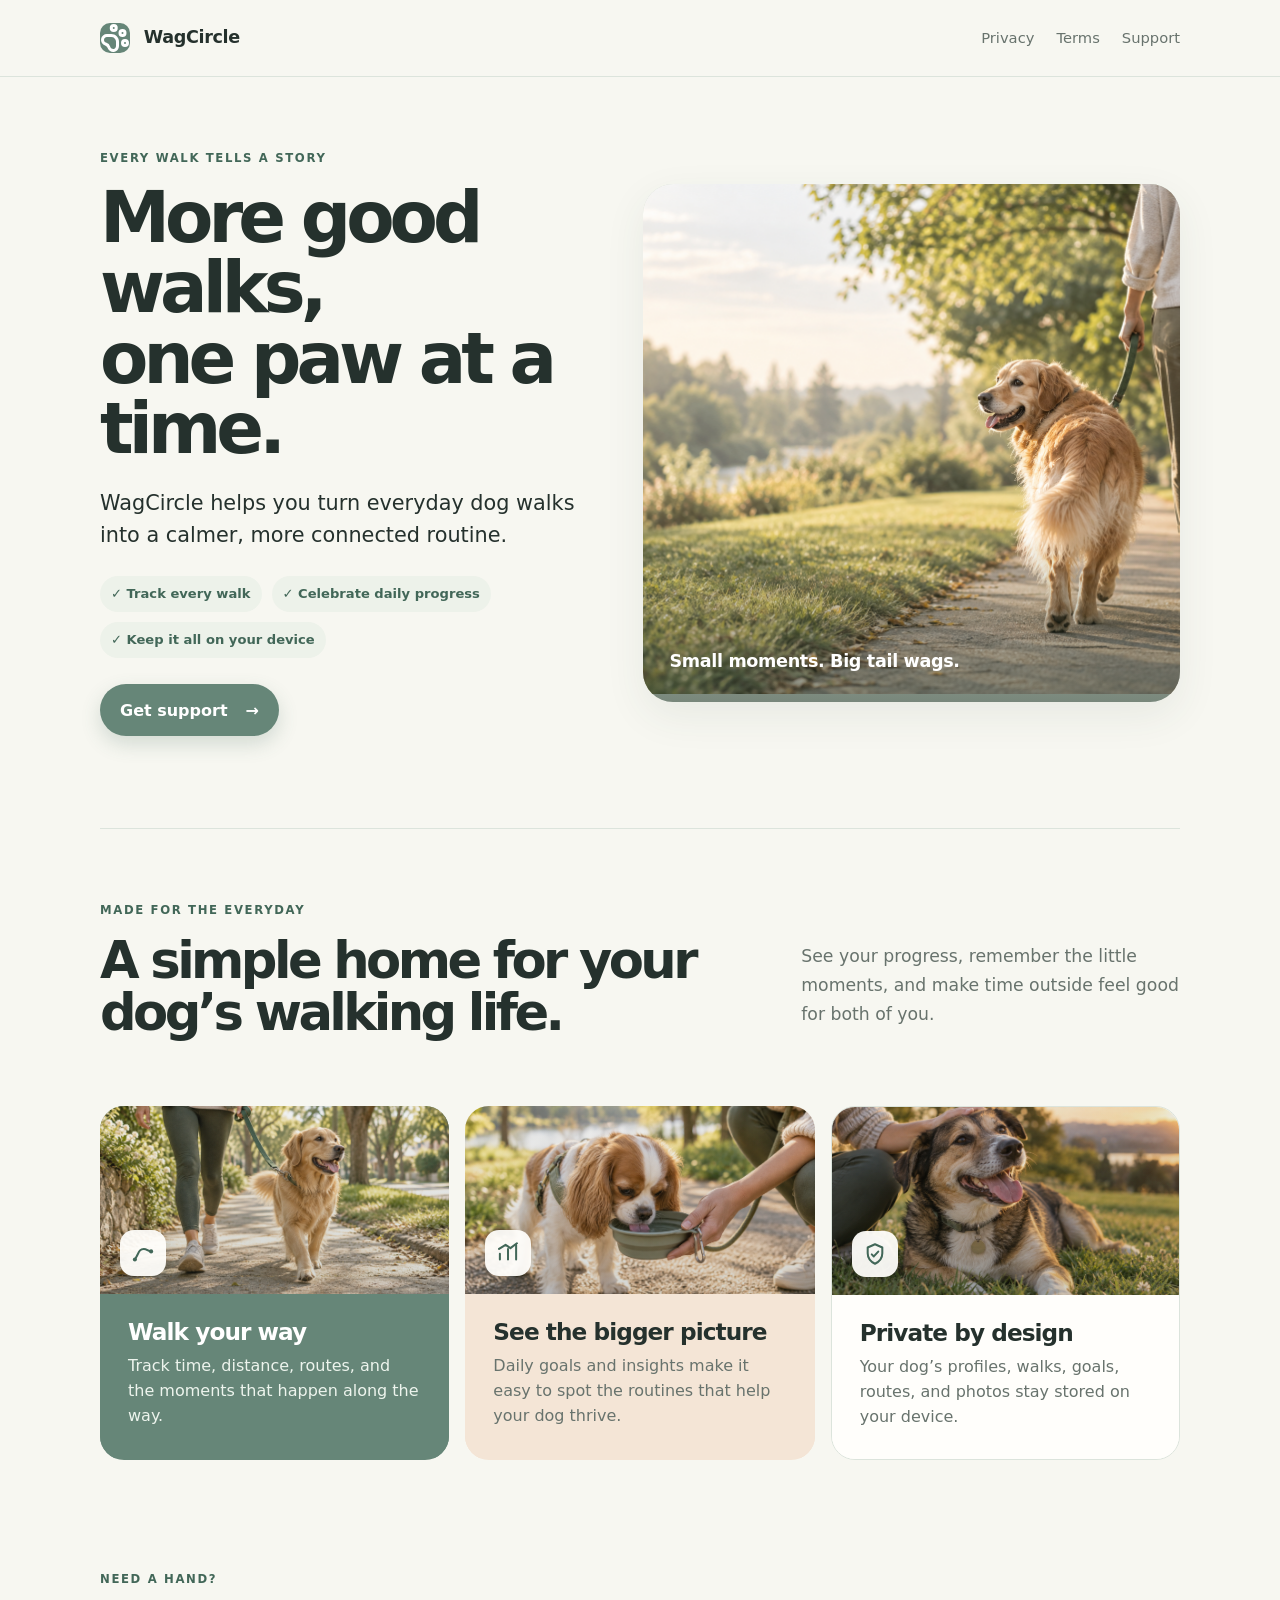
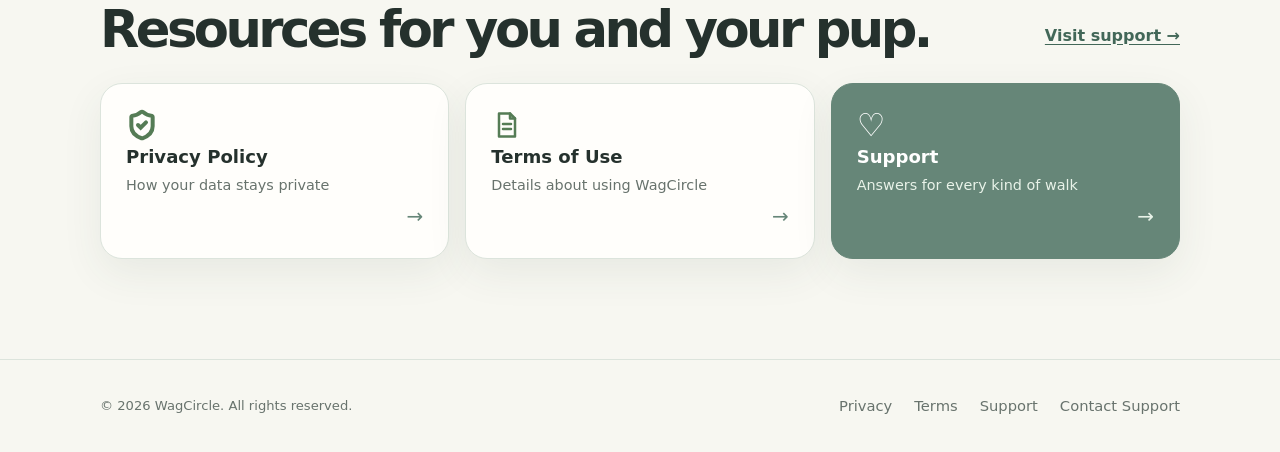
<file: index.html>
<!doctype html>
<html lang="en">
<head>
  <meta charset="utf-8">
  <meta name="viewport" content="width=device-width, initial-scale=1">
  <meta name="description" content="Official WagCircle legal and customer support resources.">
  <title>WagCircle · Legal &amp; Support</title>
  <link rel="stylesheet" href="styles.css">
</head>
<body>
  <header class="site-header">
    <div class="shell header-inner">
      <a class="brand" href="index.html" aria-label="WagCircle home"><img class="brand-mark" src="assets/paw-mark.svg" alt=""> WagCircle</a>
      <nav class="site-nav" aria-label="Primary navigation">
        <a href="privacy.html">Privacy</a><a href="terms.html">Terms</a><a href="support.html">Support</a>
      </nav>
    </div>
  </header>

  <main>
    <section class="shell home-hero">
      <div class="home-copy">
        <div class="eyebrow">Every walk tells a story</div>
        <h1>More good walks,<br>one paw at a time.</h1>
        <p class="lede">WagCircle helps you turn everyday dog walks into a calmer, more connected routine.</p>
        <div class="hero-points"><span>✓ Track every walk</span><span>✓ Celebrate daily progress</span><span>✓ Keep it all on your device</span></div>
        <a class="button" href="support.html">Get support <span aria-hidden="true">→</span></a>
      </div>
      <figure class="hero-photo"><img src="assets/wagcircle-walk-hero.png" alt="A golden retriever walking with its owner on a sunny path"><figcaption>Small moments. Big tail wags.</figcaption></figure>
    </section>

    <section class="shell feature-intro" aria-labelledby="made-for-walks">
      <div><div class="eyebrow">Made for the everyday</div><h2 id="made-for-walks">A simple home for your dog’s walking life.</h2></div>
      <p>See your progress, remember the little moments, and make time outside feel good for both of you.</p>
    </section>

    <section class="shell story-grid" aria-label="WagCircle features">
      <article class="story-card green"><div class="story-photo"><img src="assets/feature-walk.png" alt="A dog and its owner walking on a leafy path"><span class="story-icon"><img src="assets/icon-route.svg" alt=""></span></div><div class="story-copy"><h3>Walk your way</h3><p>Track time, distance, routes, and the moments that happen along the way.</p></div></article>
      <article class="story-card peach"><div class="story-photo"><img src="assets/feature-care.png" alt="A dog drinking water during a walk"><span class="story-icon"><img src="assets/icon-insights.svg" alt=""></span></div><div class="story-copy"><h3>See the bigger picture</h3><p>Daily goals and insights make it easy to spot the routines that help your dog thrive.</p></div></article>
      <article class="story-card paper"><div class="story-photo"><img src="assets/feature-private.png" alt="A dog resting after a walk while being petted"><span class="story-icon"><img src="assets/icon-private.svg" alt=""></span></div><div class="story-copy"><h3>Private by design</h3><p>Your dog’s profiles, walks, goals, routes, and photos stay stored on your device.</p></div></article>
    </section>

    <section class="shell resource-section" aria-labelledby="resources-title">
      <div class="resource-heading"><div><div class="eyebrow">Need a hand?</div><h2 id="resources-title">Resources for you and your pup.</h2></div><a href="support.html">Visit support →</a></div>
      <div class="resource-grid" aria-label="Resources">
        <a class="resource-card" href="privacy.html"><img class="card-icon image-icon" src="assets/privacy-shield.svg" alt=""><span><strong>Privacy Policy</strong><small>How your data stays private</small></span><span class="arrow" aria-hidden="true">→</span></a>
        <a class="resource-card" href="terms.html"><img class="card-icon image-icon" src="assets/terms-document.svg" alt=""><span><strong>Terms of Use</strong><small>Details about using WagCircle</small></span><span class="arrow" aria-hidden="true">→</span></a>
        <a class="resource-card featured" href="support.html"><span class="card-icon">♡</span><span><strong>Support</strong><small>Answers for every kind of walk</small></span><span class="arrow" aria-hidden="true">→</span></a>
      </div>
    </section>
  </main>

  <footer class="site-footer"><div class="shell footer-inner"><span>© 2026 WagCircle. All rights reserved.</span><span class="footer-links"><a href="privacy.html">Privacy</a><a href="terms.html">Terms</a><a href="support.html">Support</a><a href="mailto:catcha.asap@gmail.com">Contact Support</a></span></div></footer>
</body>
</html>
</file>
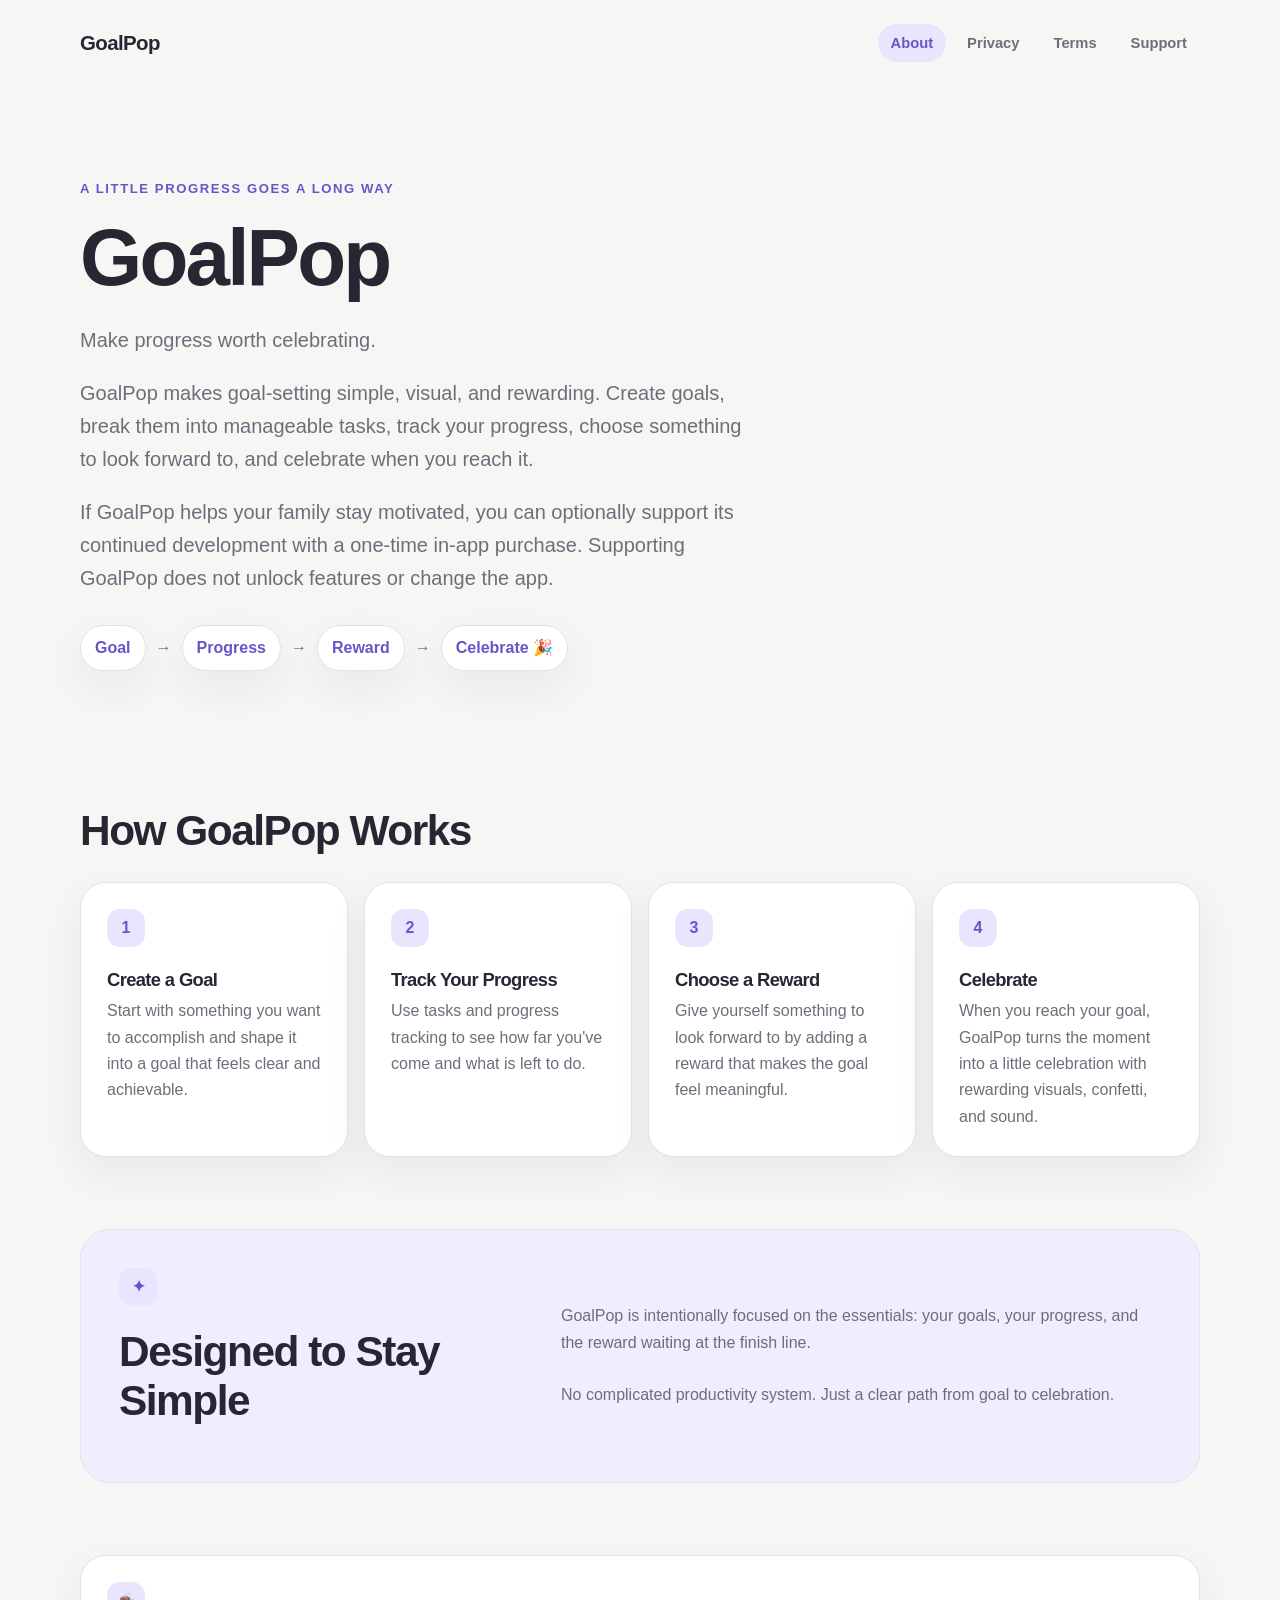
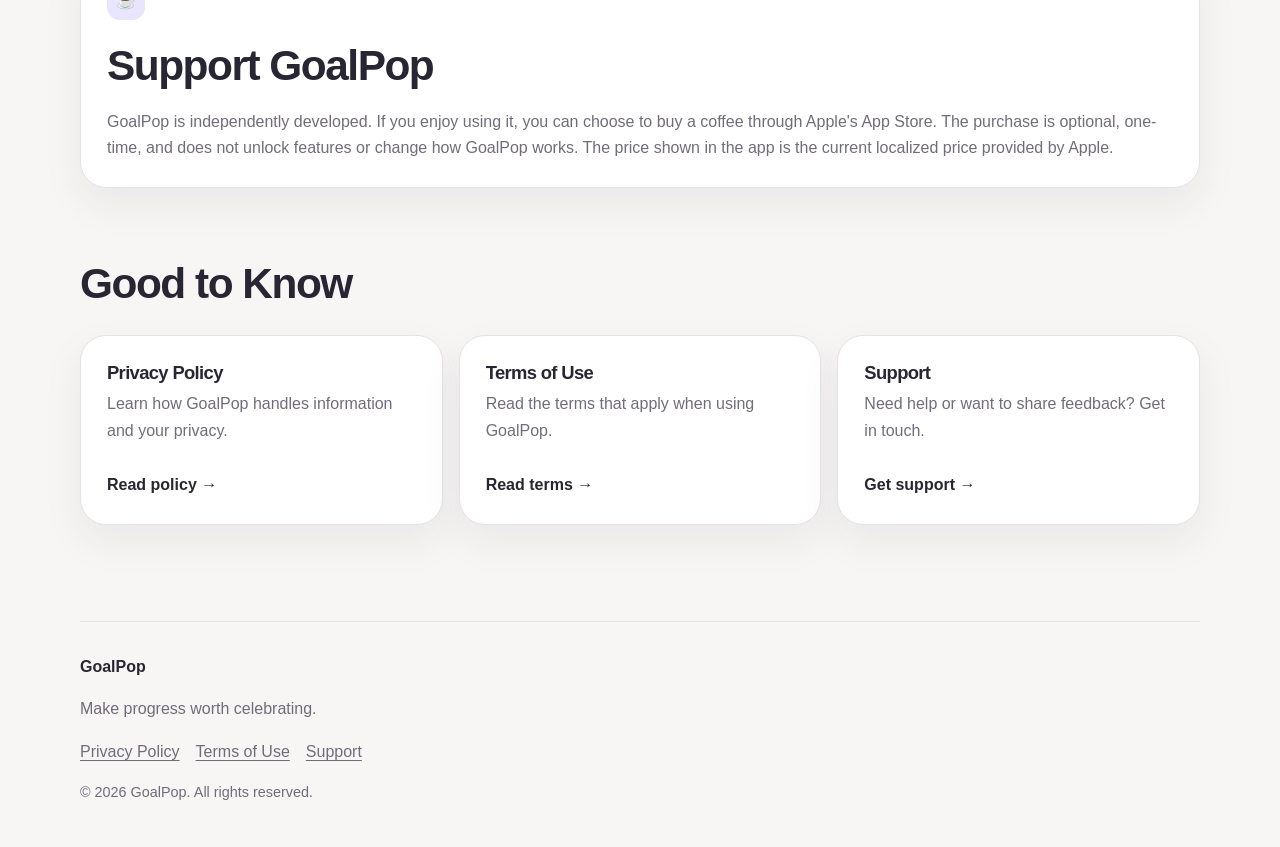
<file: goalpop/index.html>
<!doctype html>
<html lang="en">
<head>
  <meta charset="UTF-8">
  <meta name="viewport" content="width=device-width, initial-scale=1">
  <title>GoalPop — Make Progress Worth Celebrating</title>
  <meta name="description" content="GoalPop is a simple and rewarding way to create goals, track progress, choose rewards, and celebrate accomplishments.">
  <link rel="stylesheet" href="styles.css">
</head>
<body>
  <header class="site-header">
    <a class="brand" href="./">GoalPop</a>
    <nav class="nav" aria-label="Main navigation">
      <a href="./" aria-current="page">About</a><a href="privacy.html">Privacy</a><a href="terms.html">Terms</a><a href="support.html">Support</a>
    </nav>
  </header>
  <main class="container">
    <section class="hero" aria-labelledby="page-title">
      <div class="eyebrow">A little progress goes a long way</div>
      <h1 id="page-title">GoalPop</h1>
      <p class="lead">Make progress worth celebrating.</p>
      <p class="lead">GoalPop makes goal-setting simple, visual, and rewarding. Create goals, break them into manageable tasks, track your progress, choose something to look forward to, and celebrate when you reach it.</p>
      <p class="lead">If GoalPop helps your family stay motivated, you can optionally support its continued development with a one-time in-app purchase. Supporting GoalPop does not unlock features or change the app.</p>
      <div class="flow" aria-label="Goal, progress, reward, celebrate"><span>Goal</span><i aria-hidden="true">→</i><span>Progress</span><i aria-hidden="true">→</i><span>Reward</span><i aria-hidden="true">→</i><span>Celebrate 🎉</span></div>
    </section>
    <section class="section" aria-labelledby="how-title">
      <h2 id="how-title">How GoalPop Works</h2>
      <div class="grid">
        <article class="card"><div class="number">1</div><h3>Create a Goal</h3><p>Start with something you want to accomplish and shape it into a goal that feels clear and achievable.</p></article>
        <article class="card"><div class="number">2</div><h3>Track Your Progress</h3><p>Use tasks and progress tracking to see how far you've come and what is left to do.</p></article>
        <article class="card"><div class="number">3</div><h3>Choose a Reward</h3><p>Give yourself something to look forward to by adding a reward that makes the goal feel meaningful.</p></article>
        <article class="card"><div class="number">4</div><h3>Celebrate</h3><p>When you reach your goal, GoalPop turns the moment into a little celebration with rewarding visuals, confetti, and sound.</p></article>
      </div>
    </section>
    <section class="section simple-panel" aria-labelledby="simple-title">
      <div><div class="icon" aria-hidden="true">✦</div><h2 id="simple-title">Designed to Stay Simple</h2></div>
      <p>GoalPop is intentionally focused on the essentials: your goals, your progress, and the reward waiting at the finish line.<br><br>No complicated productivity system. Just a clear path from goal to celebration.</p>
    </section>
    <section class="section card" aria-labelledby="support-title">
      <div class="icon" aria-hidden="true">☕</div>
      <h2 id="support-title">Support GoalPop</h2>
      <p>GoalPop is independently developed. If you enjoy using it, you can choose to buy a coffee through Apple's App Store. The purchase is optional, one-time, and does not unlock features or change how GoalPop works. The price shown in the app is the current localized price provided by Apple.</p>
    </section>
    <section class="section" aria-labelledby="links-title">
      <h2 id="links-title">Good to Know</h2>
      <div class="grid three">
        <a class="card link-card" href="privacy.html"><div><h3>Privacy Policy</h3><p>Learn how GoalPop handles information and your privacy.</p></div><span class="arrow">Read policy →</span></a>
        <a class="card link-card" href="terms.html"><div><h3>Terms of Use</h3><p>Read the terms that apply when using GoalPop.</p></div><span class="arrow">Read terms →</span></a>
        <a class="card link-card" href="support.html"><div><h3>Support</h3><p>Need help or want to share feedback? Get in touch.</p></div><span class="arrow">Get support →</span></a>
      </div>
    </section>
  </main>
  <footer class="site-footer"><p class="footer-brand">GoalPop</p><p>Make progress worth celebrating.</p><div class="footer-links"><a href="privacy.html">Privacy Policy</a><a href="terms.html">Terms of Use</a><a href="support.html">Support</a></div><p class="copyright">© 2026 GoalPop. All rights reserved.</p></footer>
</body>
</html>
</file>
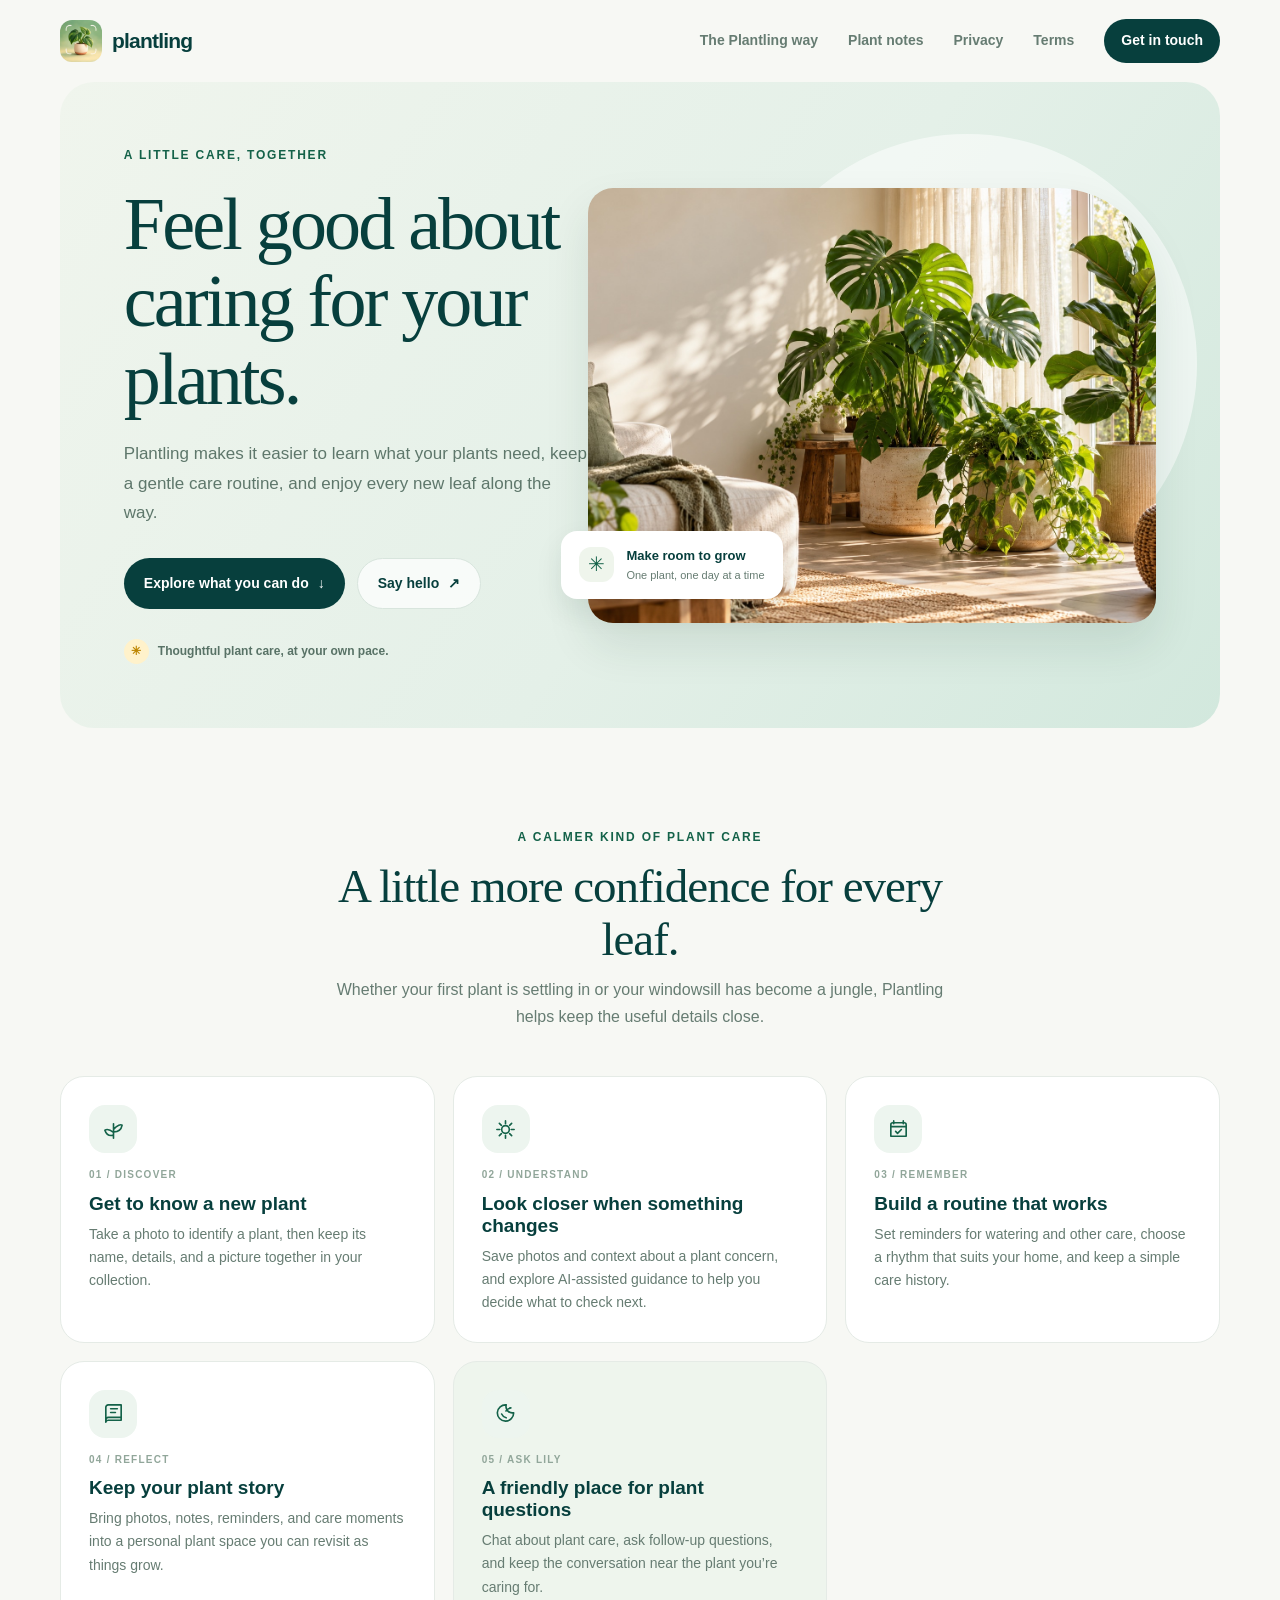
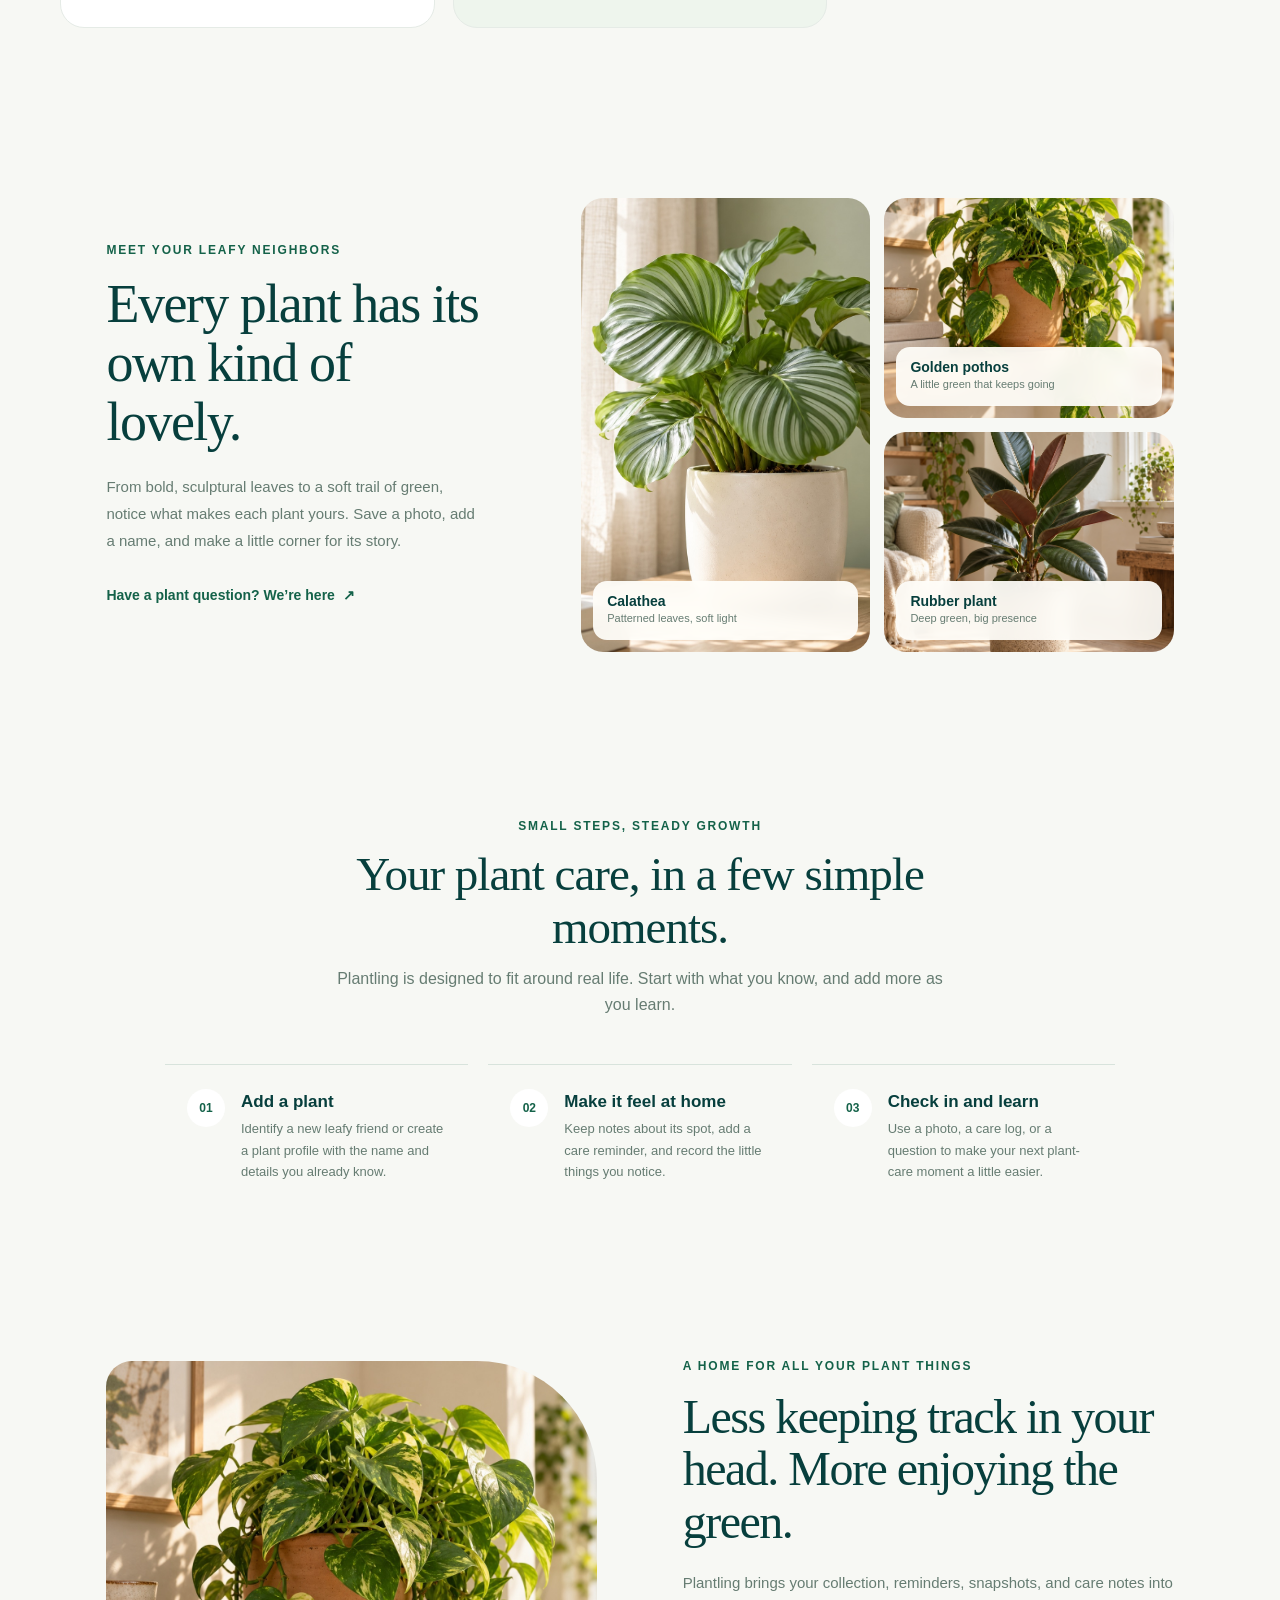
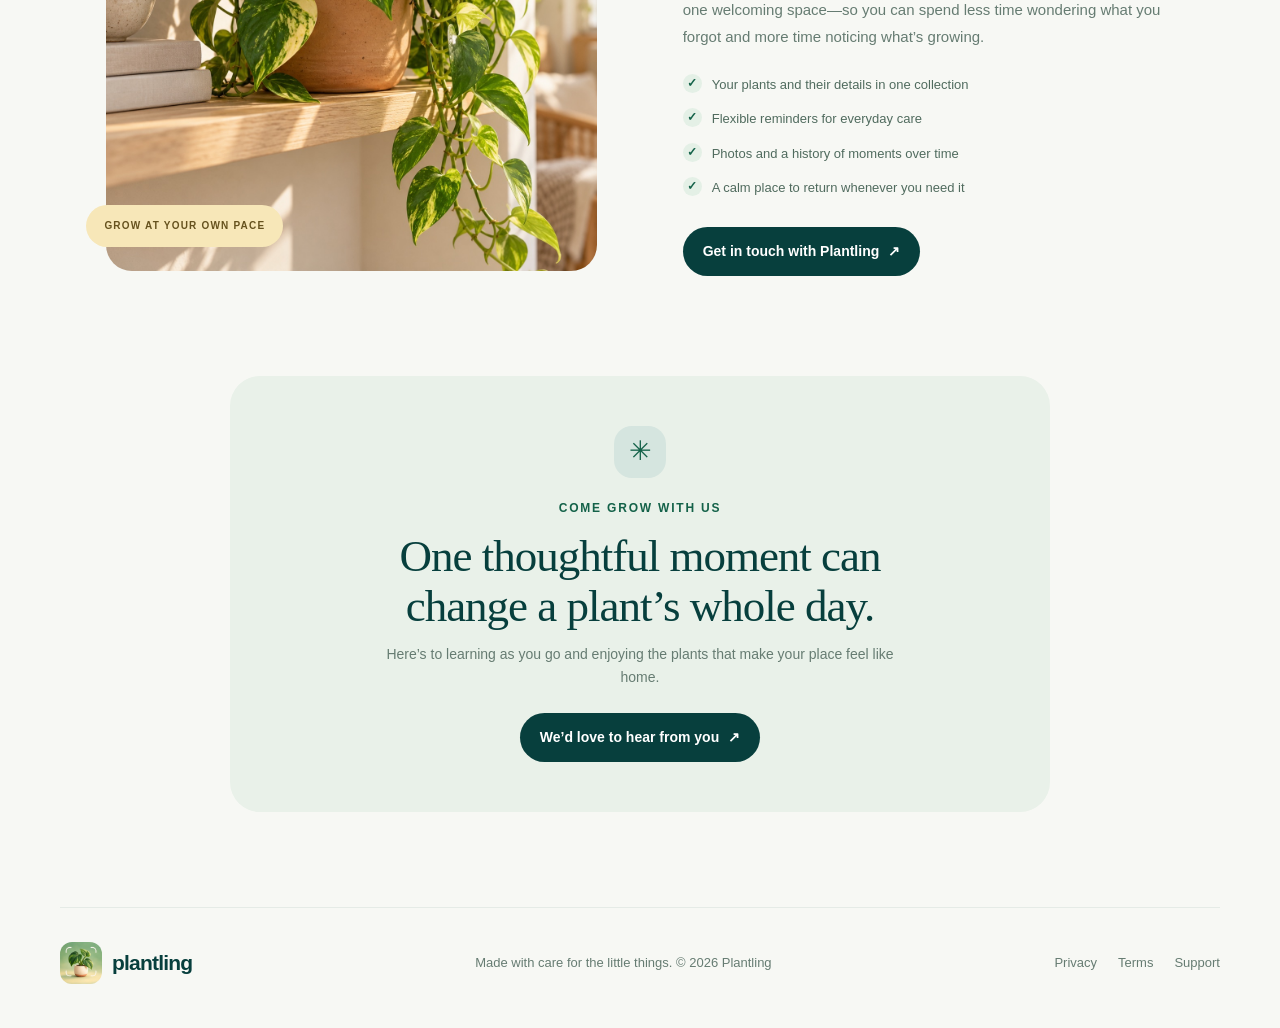
<file: plantling/index.html>
<!doctype html>
<html lang="en"><head><meta charset="utf-8"><meta name="viewport" content="width=device-width, initial-scale=1"><meta name="theme-color" content="#f7f8f4"><meta name="description" content="Plantling brings plant identification, care reminders, diagnosis, and a friendly plant journal together in one calm place."><title>Plantling — a little care, together</title><link rel="icon" type="image/png" href="plantling-app-icon.png"><link rel="stylesheet" href="styles.css"></head><body>
<div class="wrap"><nav class="nav"><a class="brand" href="index.html"><img class="brand-icon" src="plantling-app-icon.png" alt="">plantling</a><div class="nav-links"><a href="#care">The Plantling way</a><a href="#plants">Plant notes</a><a href="privacy.html">Privacy</a><a href="terms.html">Terms</a><a class="pill" href="support.html">Get in touch</a></div></nav>
<main>
<section class="hero"><div><div class="eyebrow">A little care, together</div><h1>Feel good about caring for your plants.</h1><p>Plantling makes it easier to learn what your plants need, keep a gentle care routine, and enjoy every new leaf along the way.</p><div class="actions"><a class="button" href="#care">Explore what you can do <span aria-hidden="true">↓</span></a><a class="button secondary" href="support.html">Say hello <span aria-hidden="true">↗</span></a></div><div class="hero-note"><span class="sun-dot">✳</span> Thoughtful plant care, at your own pace.</div></div><div class="hero-photo-wrap"><img class="hero-photo" src="plantling-hero.jpg" alt="A sunlit living room filled with a monstera, fiddle-leaf fig, and other houseplants"><div class="photo-label"><span class="tiny-leaf">✳</span><div><strong>Make room to grow</strong><small>One plant, one day at a time</small></div></div></div></section>

<section class="intro section" id="care"><div class="section-heading"><div class="eyebrow">A calmer kind of plant care</div><h2>A little more confidence for every leaf.</h2><p>Whether your first plant is settling in or your windowsill has become a jungle, Plantling helps keep the useful details close.</p></div><div class="features feature-grid"><article class="feature"><div class="feature-icon"><svg viewBox="0 0 24 24" fill="none"><path d="M12 21c0-5.7.1-10.6 0-15M12 15C7.7 11.6 4.2 12 3 12.7c1.5 4.5 5 6.3 9 5.2m0-6C16 7 19.7 6.6 21 7.4c-.9 4.7-4.1 7.2-9 7.1" stroke="currentColor" stroke-width="1.7" stroke-linecap="round" stroke-linejoin="round"/></svg></div><div class="feature-kicker">01 / DISCOVER</div><h3>Get to know a new plant</h3><p>Take a photo to identify a plant, then keep its name, details, and a picture together in your collection.</p></article><article class="feature"><div class="feature-icon"><svg viewBox="0 0 24 24" fill="none"><path d="M12 3v3m0 12v3M3 12h3m12 0h3M5.6 5.6l2.1 2.1m8.6 8.6 2.1 2.1m0-12.8-2.1 2.1m-8.6 8.6-2.1 2.1" stroke="currentColor" stroke-width="1.7" stroke-linecap="round"/><circle cx="12" cy="12" r="4" stroke="currentColor" stroke-width="1.7"/></svg></div><div class="feature-kicker">02 / UNDERSTAND</div><h3>Look closer when something changes</h3><p>Save photos and context about a plant concern, and explore AI-assisted guidance to help you decide what to check next.</p></article><article class="feature"><div class="feature-icon"><svg viewBox="0 0 24 24" fill="none"><path d="M7 3v3m10-3v3M4 9h16M6 5h12a2 2 0 0 1 2 2v12H4V7a2 2 0 0 1 2-2Z" stroke="currentColor" stroke-width="1.7" stroke-linecap="round" stroke-linejoin="round"/><path d="m9 14 2 2 4-4" stroke="currentColor" stroke-width="1.7" stroke-linecap="round" stroke-linejoin="round"/></svg></div><div class="feature-kicker">03 / REMEMBER</div><h3>Build a routine that works</h3><p>Set reminders for watering and other care, choose a rhythm that suits your home, and keep a simple care history.</p></article><article class="feature"><div class="feature-icon"><svg viewBox="0 0 24 24" fill="none"><path d="M4 5.5A2.5 2.5 0 0 1 6.5 3H20v16H6.5A2.5 2.5 0 0 0 4 21V5.5Z" stroke="currentColor" stroke-width="1.7" stroke-linecap="round" stroke-linejoin="round"/><path d="M4 18.5A2.5 2.5 0 0 1 6.5 16H20M9 7h7m-7 4h5" stroke="currentColor" stroke-width="1.7" stroke-linecap="round"/></svg></div><div class="feature-kicker">04 / REFLECT</div><h3>Keep your plant story</h3><p>Bring photos, notes, reminders, and care moments into a personal plant space you can revisit as things grow.</p></article><article class="feature feature-featured"><div class="feature-icon"><svg viewBox="0 0 24 24" fill="none"><path d="M20.5 11.2A8.5 8.5 0 1 1 12.8 3a6.5 6.5 0 0 0 7.7 8.2Z" stroke="currentColor" stroke-width="1.7" stroke-linecap="round" stroke-linejoin="round"/><path d="M8 12.5c.9 2.1 2.5 3.5 4.7 4m-.2-7.1c1.4-2 3.1-3.1 5.1-3.3" stroke="currentColor" stroke-width="1.7" stroke-linecap="round"/></svg></div><div class="feature-kicker">05 / ASK LILY</div><h3>A friendly place for plant questions</h3><p>Chat about plant care, ask follow-up questions, and keep the conversation near the plant you’re caring for.</p></article></div></section>

<section class="photo-story" id="plants"><div class="story-copy"><div class="eyebrow">Meet your leafy neighbors</div><h2>Every plant has its own kind of lovely.</h2><p>From bold, sculptural leaves to a soft trail of green, notice what makes each plant yours. Save a photo, add a name, and make a little corner for its story.</p><a class="text-link" href="support.html">Have a plant question? We’re here <span aria-hidden="true">↗</span></a></div><div class="plant-gallery"><figure class="plant-photo photo-tall"><img src="plantling-calathea.jpg" alt="A striped calathea in a ceramic planter beside a bright window"><figcaption><strong>Calathea</strong><span>Patterned leaves, soft light</span></figcaption></figure><figure class="plant-photo photo-top"><img src="plantling-pothos.jpg" alt="Trailing golden pothos cascading from a terracotta planter"><figcaption><strong>Golden pothos</strong><span>A little green that keeps going</span></figcaption></figure><figure class="plant-photo photo-bottom"><img src="plantling-rubber.jpg" alt="A glossy rubber plant in a textured ceramic pot"><figcaption><strong>Rubber plant</strong><span>Deep green, big presence</span></figcaption></figure></div></section>

<section class="section routine"><div class="section-heading"><div class="eyebrow">Small steps, steady growth</div><h2>Your plant care, in a few simple moments.</h2><p>Plantling is designed to fit around real life. Start with what you know, and add more as you learn.</p></div><div class="steps"><article class="step"><span>01</span><div><h3>Add a plant</h3><p>Identify a new leafy friend or create a plant profile with the name and details you already know.</p></div></article><article class="step"><span>02</span><div><h3>Make it feel at home</h3><p>Keep notes about its spot, add a care reminder, and record the little things you notice.</p></div></article><article class="step"><span>03</span><div><h3>Check in and learn</h3><p>Use a photo, a care log, or a question to make your next plant-care moment a little easier.</p></div></article></div></section>

<section class="split-feature"><div class="split-image"><img src="plantling-pothos.jpg" alt="Close view of fresh pothos leaves in warm afternoon light"><span class="image-stamp">GROW AT YOUR OWN PACE</span></div><div class="split-copy"><div class="eyebrow">A home for all your plant things</div><h2>Less keeping track in your head. More enjoying the green.</h2><p>Plantling brings your collection, reminders, snapshots, and care notes into one welcoming space—so you can spend less time wondering what you forgot and more time noticing what’s growing.</p><ul class="check-list"><li><span>✓</span> Your plants and their details in one collection</li><li><span>✓</span> Flexible reminders for everyday care</li><li><span>✓</span> Photos and a history of moments over time</li><li><span>✓</span> A calm place to return whenever you need it</li></ul><a class="button" href="support.html">Get in touch with Plantling <span aria-hidden="true">↗</span></a></div></section>

<section class="closing-card"><div class="closing-leaf">✳</div><div class="eyebrow">Come grow with us</div><h2>One thoughtful moment can change a plant’s whole day.</h2><p>Here’s to learning as you go and enjoying the plants that make your place feel like home.</p><a class="button" href="support.html">We’d love to hear from you <span aria-hidden="true">↗</span></a></section>
</main>
<footer class="footer"><a class="brand" href="index.html"><img class="brand-icon" src="plantling-app-icon.png" alt="">plantling</a><div>Made with care for the little things. © 2026 Plantling</div><div class="footer-links"><a href="privacy.html">Privacy</a><a href="terms.html">Terms</a><a href="support.html">Support</a></div></footer></div></body></html>
</file>
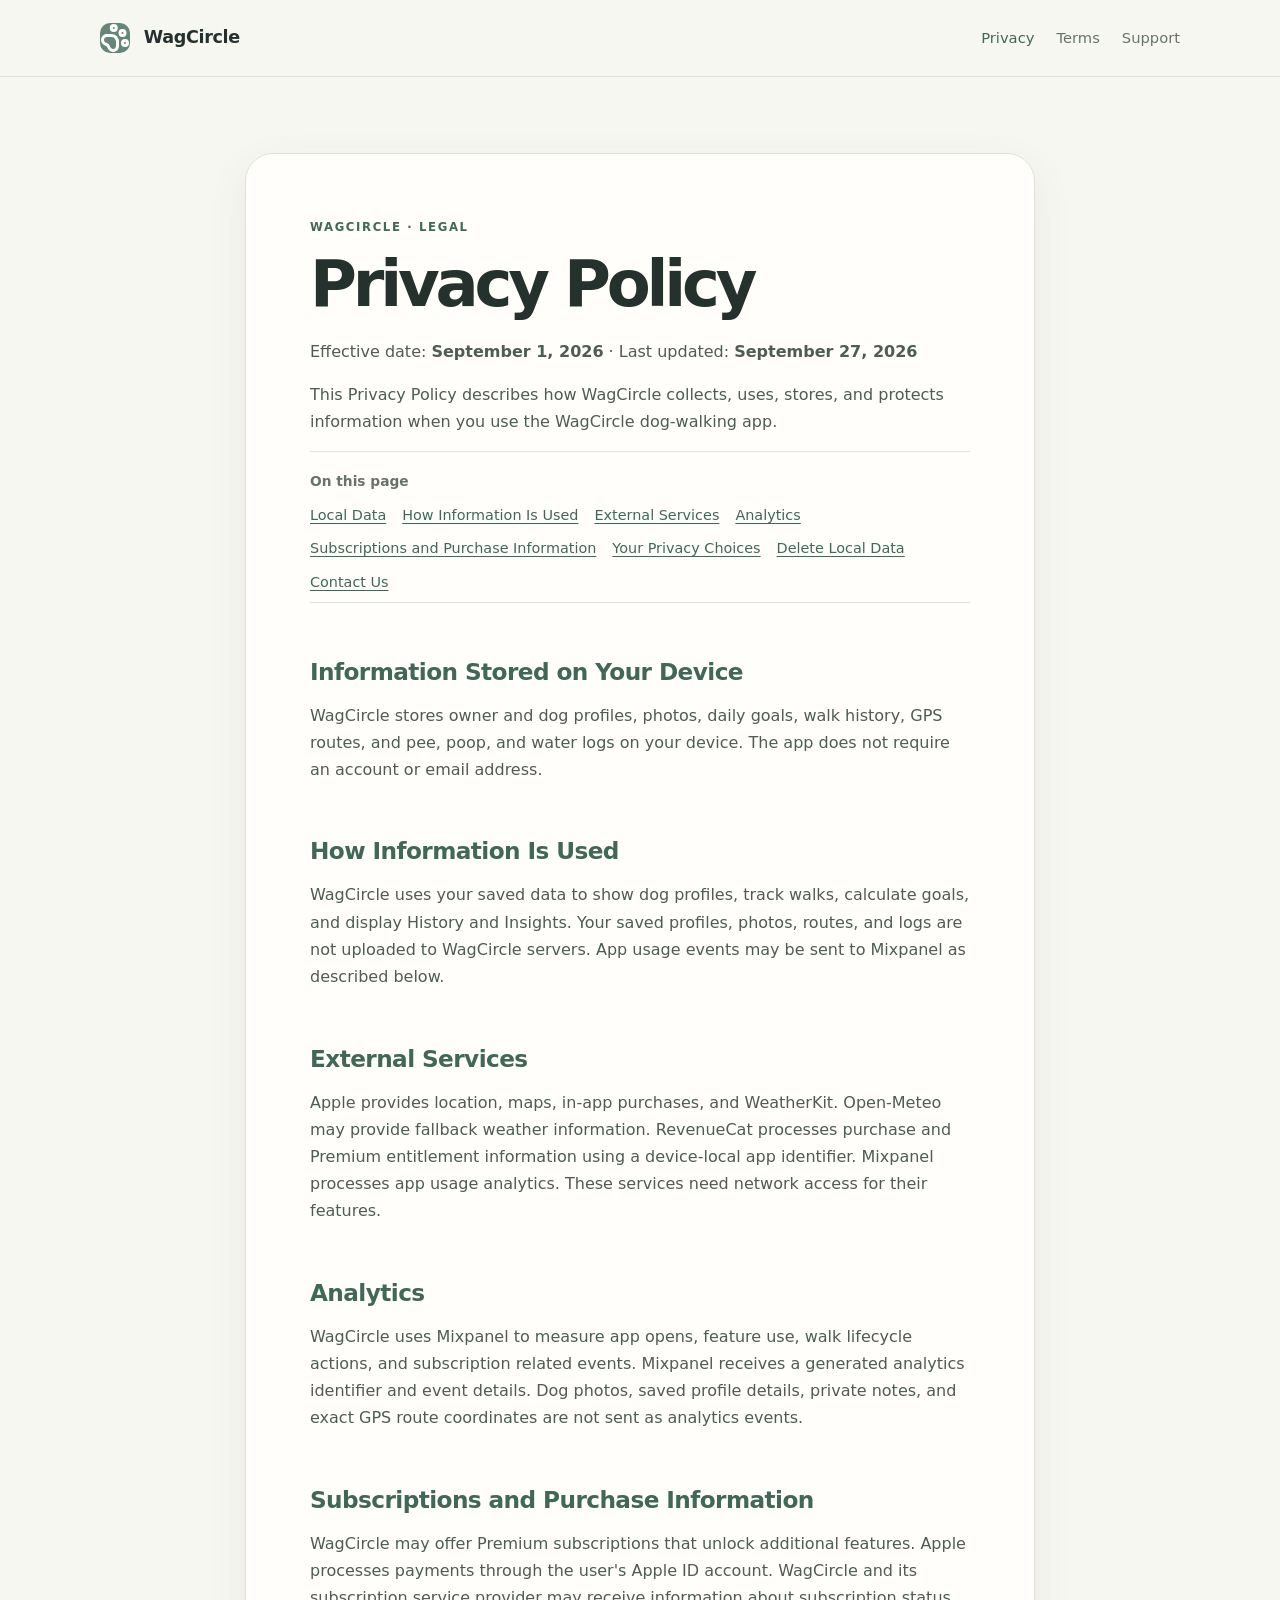
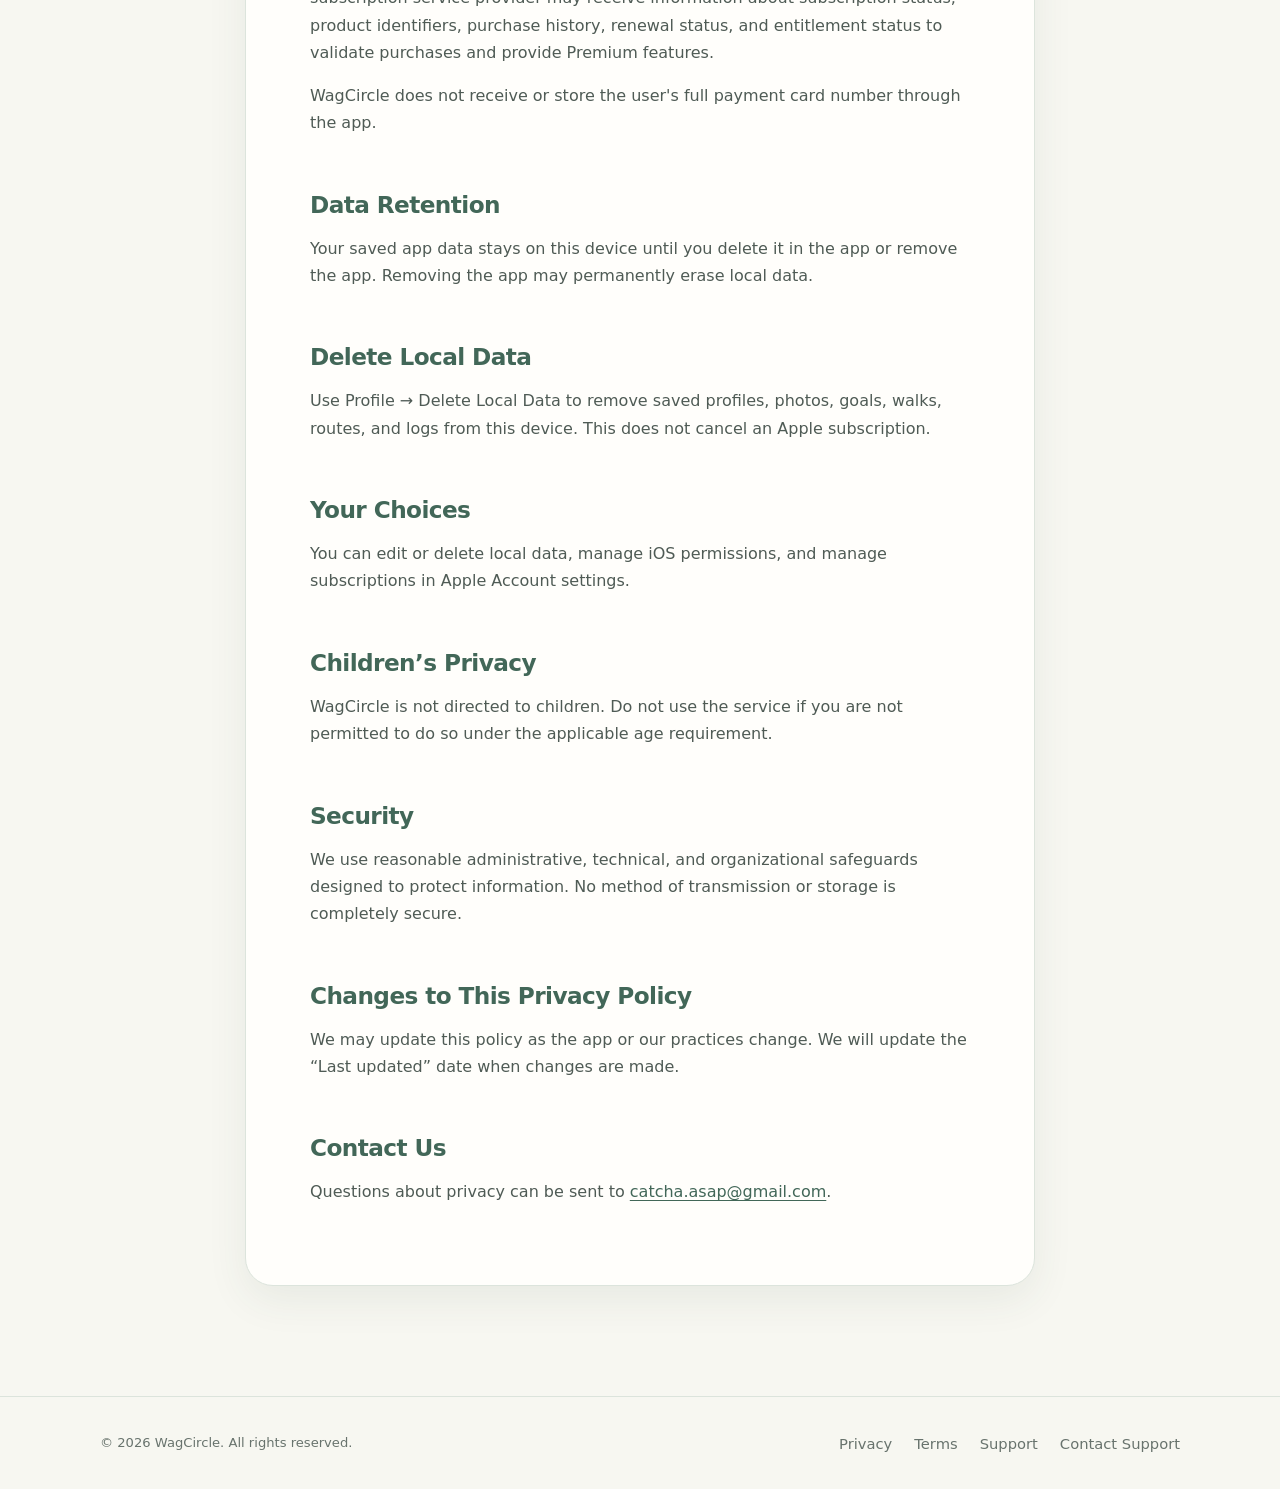
<file: privacy.html>
<!doctype html>
<html lang="en">
<head><meta charset="utf-8"><meta name="viewport" content="width=device-width, initial-scale=1"><meta name="description" content="WagCircle Privacy Policy"><title>Privacy Policy · WagCircle</title><link rel="stylesheet" href="styles.css"></head>
<body>
  <header class="site-header"><div class="shell header-inner"><a class="brand" href="index.html"><img class="brand-mark" src="assets/paw-mark.svg" alt=""> WagCircle</a><nav class="site-nav" aria-label="Primary navigation"><a class="current" href="privacy.html">Privacy</a><a href="terms.html">Terms</a><a href="support.html">Support</a></nav></div></header>
  <main class="shell legal-layout">
    <article class="legal-content">
      <div class="eyebrow">WagCircle · Legal</div><h1>Privacy Policy</h1><p class="legal-meta">Effective date: <strong>September 1, 2026</strong> · Last updated: <strong>September 27, 2026</strong></p>
      <p>This Privacy Policy describes how WagCircle collects, uses, stores, and protects information when you use the WagCircle dog-walking app.</p>
      <nav class="toc" aria-label="On this page"><strong>On this page</strong><a href="#collect">Local Data</a><a href="#use">How Information Is Used</a><a href="#storage">External Services</a><a href="#analytics">Analytics</a><a href="#subscriptions">Subscriptions and Purchase Information</a><a href="#choices">Your Privacy Choices</a><a href="#deletion">Delete Local Data</a><a href="#contact">Contact Us</a></nav>
      <section id="collect"><h2>Information Stored on Your Device</h2><p>WagCircle stores owner and dog profiles, photos, daily goals, walk history, GPS routes, and pee, poop, and water logs on your device. The app does not require an account or email address.</p></section>
      <section id="use"><h2>How Information Is Used</h2><p>WagCircle uses your saved data to show dog profiles, track walks, calculate goals, and display History and Insights. Your saved profiles, photos, routes, and logs are not uploaded to WagCircle servers. App usage events may be sent to Mixpanel as described below.</p></section>
      <section id="storage"><h2>External Services</h2><p>Apple provides location, maps, in-app purchases, and WeatherKit. Open-Meteo may provide fallback weather information. RevenueCat processes purchase and Premium entitlement information using a device-local app identifier. Mixpanel processes app usage analytics. These services need network access for their features.</p></section>
      <section id="analytics"><h2>Analytics</h2><p>WagCircle uses Mixpanel to measure app opens, feature use, walk lifecycle actions, and subscription related events. Mixpanel receives a generated analytics identifier and event details. Dog photos, saved profile details, private notes, and exact GPS route coordinates are not sent as analytics events.</p></section>
      <section id="subscriptions"><h2>Subscriptions and Purchase Information</h2><p>WagCircle may offer Premium subscriptions that unlock additional features. Apple processes payments through the user's Apple ID account. WagCircle and its subscription service provider may receive information about subscription status, product identifiers, purchase history, renewal status, and entitlement status to validate purchases and provide Premium features.</p><p>WagCircle does not receive or store the user's full payment card number through the app.</p></section>
      <section><h2>Data Retention</h2><p>Your saved app data stays on this device until you delete it in the app or remove the app. Removing the app may permanently erase local data.</p></section>
      <section id="deletion"><h2>Delete Local Data</h2><p>Use Profile → Delete Local Data to remove saved profiles, photos, goals, walks, routes, and logs from this device. This does not cancel an Apple subscription.</p></section>
      <section id="choices"><h2>Your Choices</h2><p>You can edit or delete local data, manage iOS permissions, and manage subscriptions in Apple Account settings.</p></section>
      <section><h2>Children’s Privacy</h2><p>WagCircle is not directed to children. Do not use the service if you are not permitted to do so under the applicable age requirement.</p></section>
      <section><h2>Security</h2><p>We use reasonable administrative, technical, and organizational safeguards designed to protect information. No method of transmission or storage is completely secure.</p></section>
      <section><h2>Changes to This Privacy Policy</h2><p>We may update this policy as the app or our practices change. We will update the “Last updated” date when changes are made.</p></section>
      <section id="contact"><h2>Contact Us</h2><p>Questions about privacy can be sent to <a href="mailto:catcha.asap@gmail.com">catcha.asap@gmail.com</a>.</p></section>
    </article>
  </main>
  <footer class="site-footer"><div class="shell footer-inner"><span>© 2026 WagCircle. All rights reserved.</span><span class="footer-links"><a href="privacy.html">Privacy</a><a href="terms.html">Terms</a><a href="support.html">Support</a><a href="mailto:catcha.asap@gmail.com">Contact Support</a></span></div></footer>
</body></html>
</file>
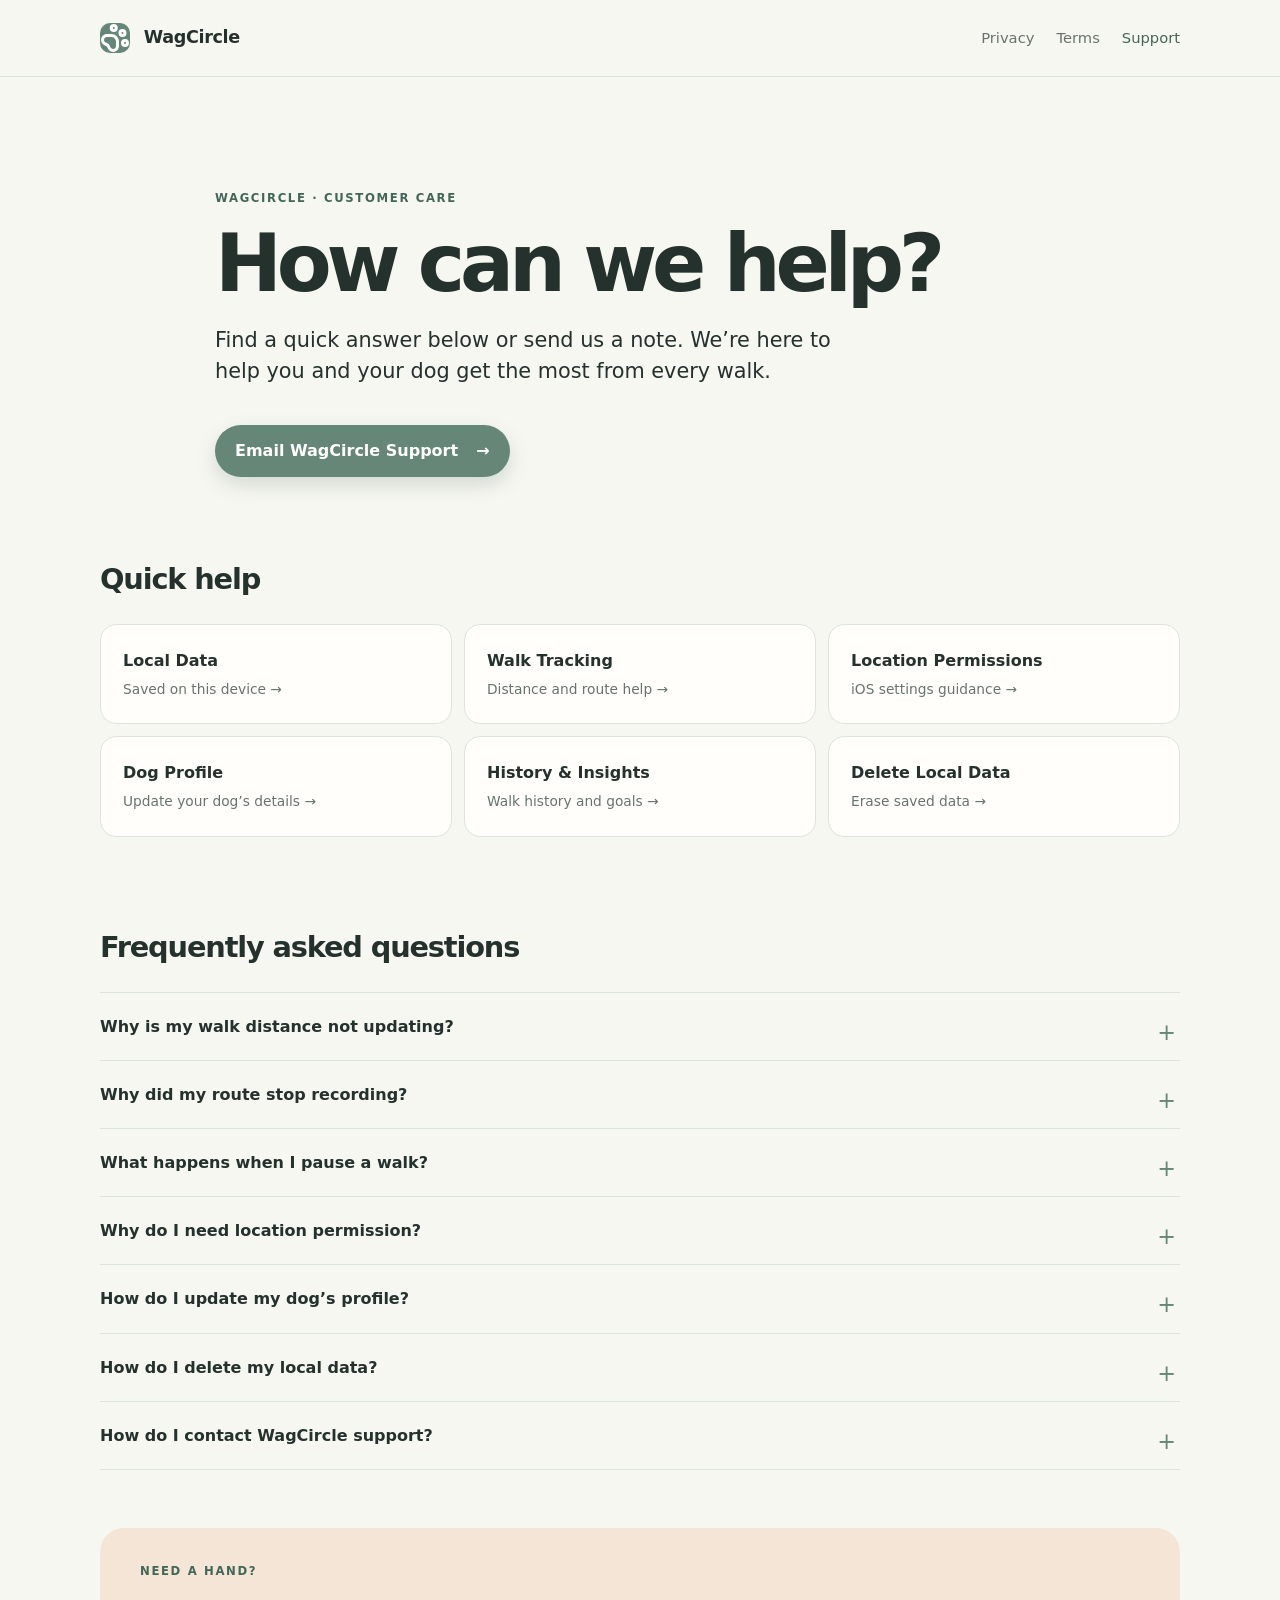
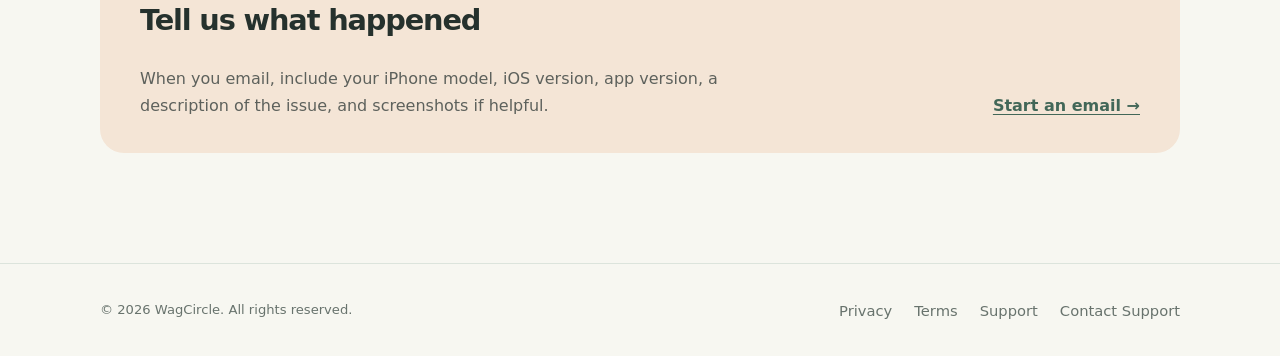
<file: support.html>
<!doctype html>
<html lang="en"><head><meta charset="utf-8"><meta name="viewport" content="width=device-width, initial-scale=1"><meta name="description" content="WagCircle customer support"><title>Support · WagCircle</title><link rel="stylesheet" href="styles.css"></head>
<body><header class="site-header"><div class="shell header-inner"><a class="brand" href="index.html"><img class="brand-mark" src="assets/paw-mark.svg" alt=""> WagCircle</a><nav class="site-nav" aria-label="Primary navigation"><a href="privacy.html">Privacy</a><a href="terms.html">Terms</a><a class="current" href="support.html">Support</a></nav></div></header>
<main><section class="support-hero shell"><div class="eyebrow">WagCircle · Customer care</div><h1>How can we help?</h1><p class="lede">Find a quick answer below or send us a note. We’re here to help you and your dog get the most from every walk.</p><a class="button" href="mailto:catcha.asap@gmail.com">Email WagCircle Support <span aria-hidden="true">→</span></a></section>
<section class="shell support-section"><h2>Quick help</h2><div class="help-grid"><a href="#faq-account"><strong>Local Data</strong><span>Saved on this device →</span></a><a href="#faq-distance"><strong>Walk Tracking</strong><span>Distance and route help →</span></a><a href="#faq-location"><strong>Location Permissions</strong><span>iOS settings guidance →</span></a><a href="#faq-dog"><strong>Dog Profile</strong><span>Update your dog’s details →</span></a><a href="#faq-distance"><strong>History &amp; Insights</strong><span>Walk history and goals →</span></a><a href="#faq-delete"><strong>Delete Local Data</strong><span>Erase saved data →</span></a></div></section>
<section class="shell support-section"><h2>Frequently asked questions</h2><div class="faq"><details id="faq-distance"><summary>Why is my walk distance not updating?</summary><p>Keep WagCircle open or allow the required location access, check that Location Services are enabled, and make sure the walk is active. GPS accuracy can vary indoors, near tall buildings, or with poor signal.</p></details><details><summary>Why did my route stop recording?</summary><p>Check that WagCircle has the required Always location permission and that Low Power Mode or system restrictions are not interrupting updates. Reopen the app and contact support if the issue continues.</p></details><details><summary>What happens when I pause a walk?</summary><p>Pausing ends the current tracking segment. When you resume, WagCircle starts a new segment so the distance between the pause and resume is not counted.</p></details><details id="faq-location"><summary>Why do I need location permission?</summary><p>Location lets WagCircle record an active walk’s route, distance, and movement. The app may require Always permission so an active walk can continue recording in the background. You can manage this in iOS Settings.</p></details><details id="faq-dog"><summary>How do I update my dog’s profile?</summary><p>Open your dog’s profile in the app and edit the available details, including name, breed, birthday, weight, sex, or photo.</p></details><details id="faq-delete"><summary>How do I delete my local data?</summary><p>Use Profile → Delete Local Data in the app. You can also email support at <a href="mailto:catcha.asap@gmail.com">catcha.asap@gmail.com</a> to request help.</p></details><details id="faq-account"><summary>How do I contact WagCircle support?</summary><p>Email <a href="mailto:catcha.asap@gmail.com">catcha.asap@gmail.com</a>. Include the details below so we can investigate efficiently.</p></details></div></section>
<section class="shell contact-card"><div><div class="eyebrow">Need a hand?</div><h2>Tell us what happened</h2><p>When you email, include your iPhone model, iOS version, app version, a description of the issue, and screenshots if helpful.</p></div><a class="text-link" href="mailto:catcha.asap@gmail.com">Start an email →</a></section></main><footer class="site-footer"><div class="shell footer-inner"><span>© 2026 WagCircle. All rights reserved.</span><span class="footer-links"><a href="privacy.html">Privacy</a><a href="terms.html">Terms</a><a href="support.html">Support</a><a href="mailto:catcha.asap@gmail.com">Contact Support</a></span></div></footer></body></html>
</file>
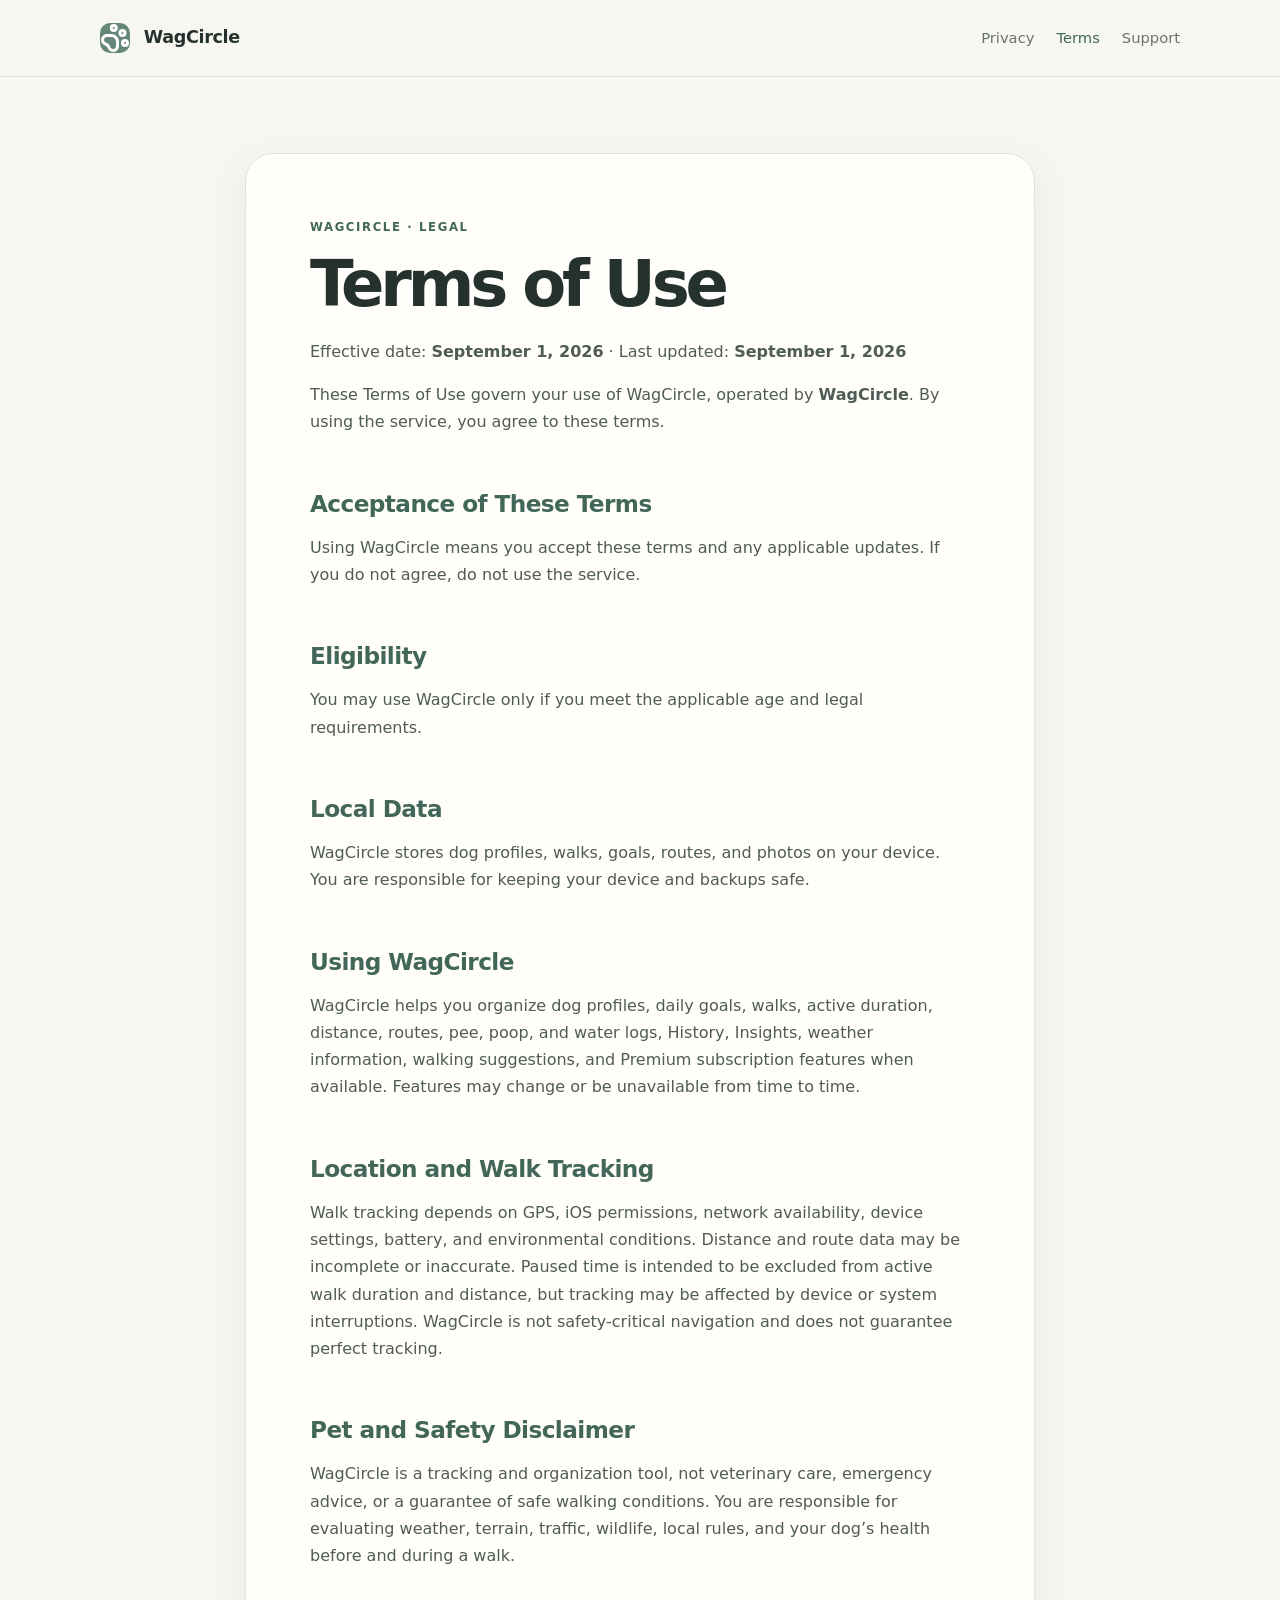
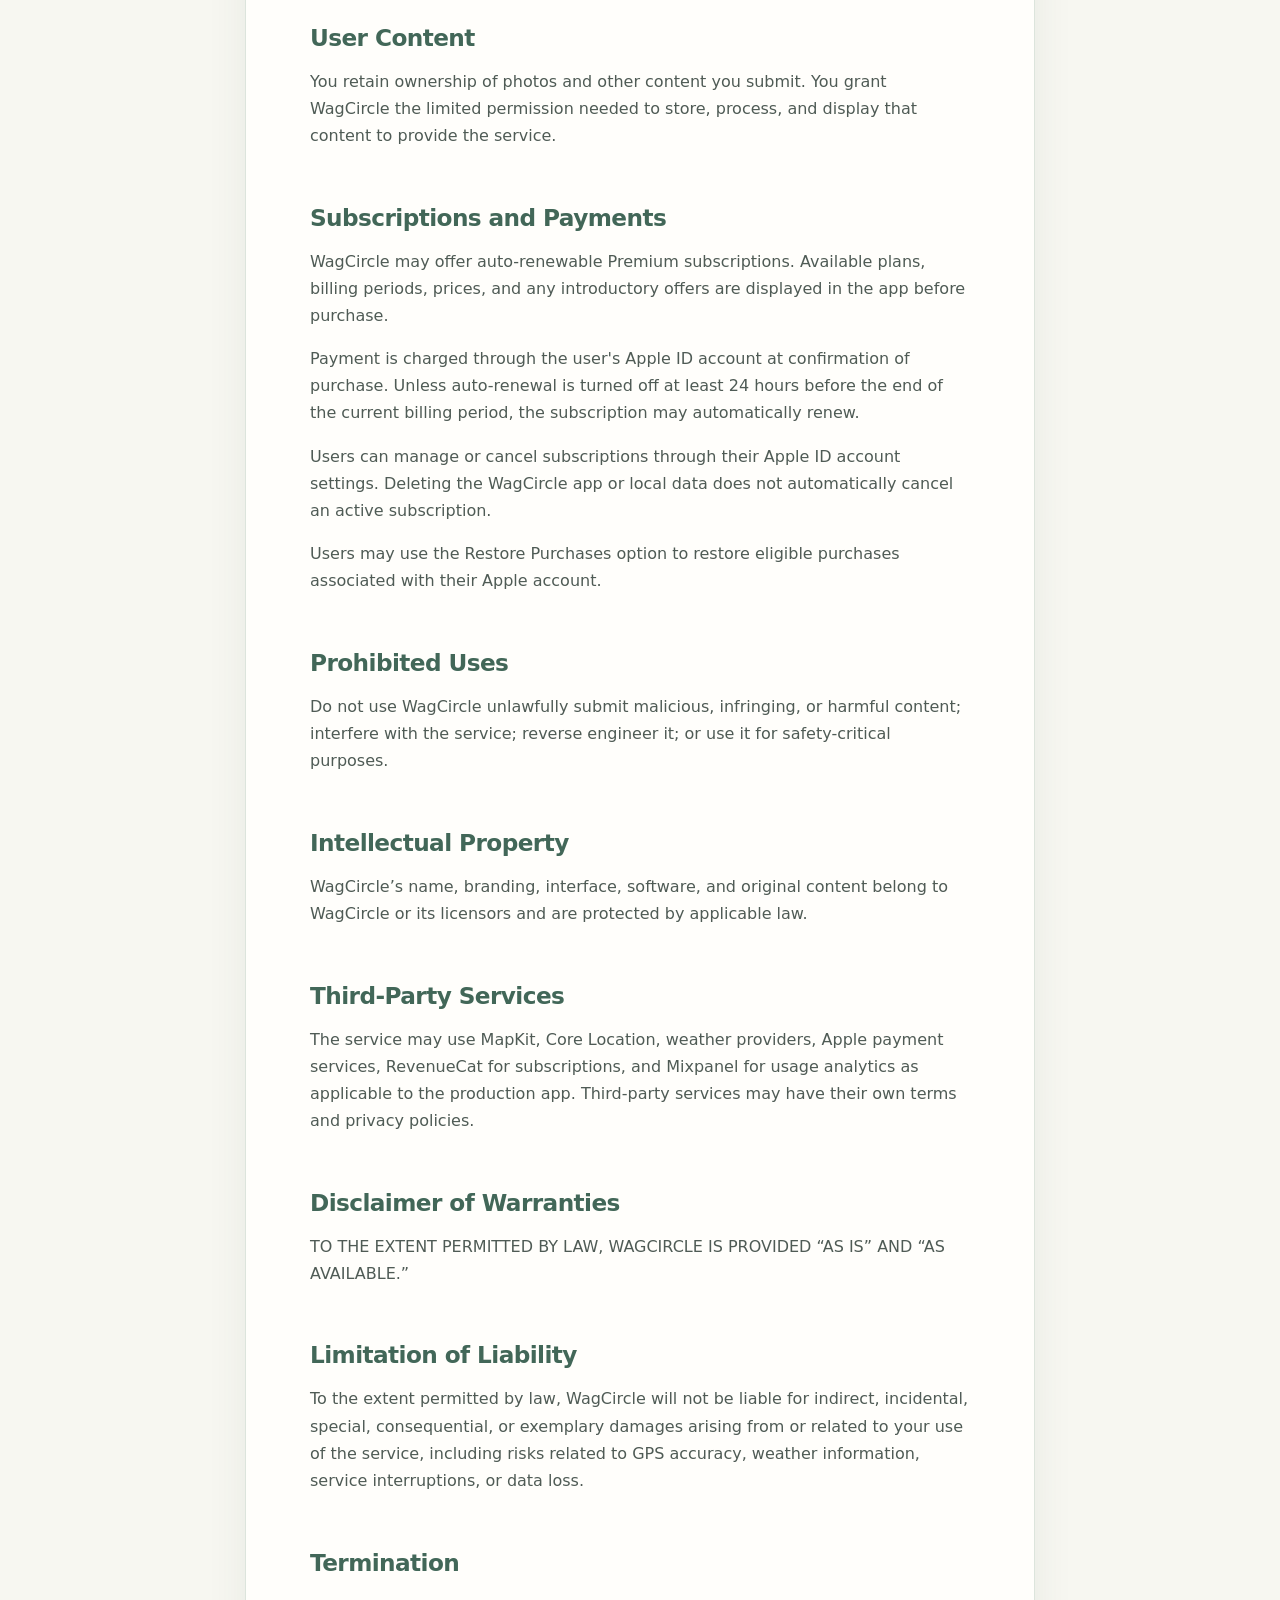
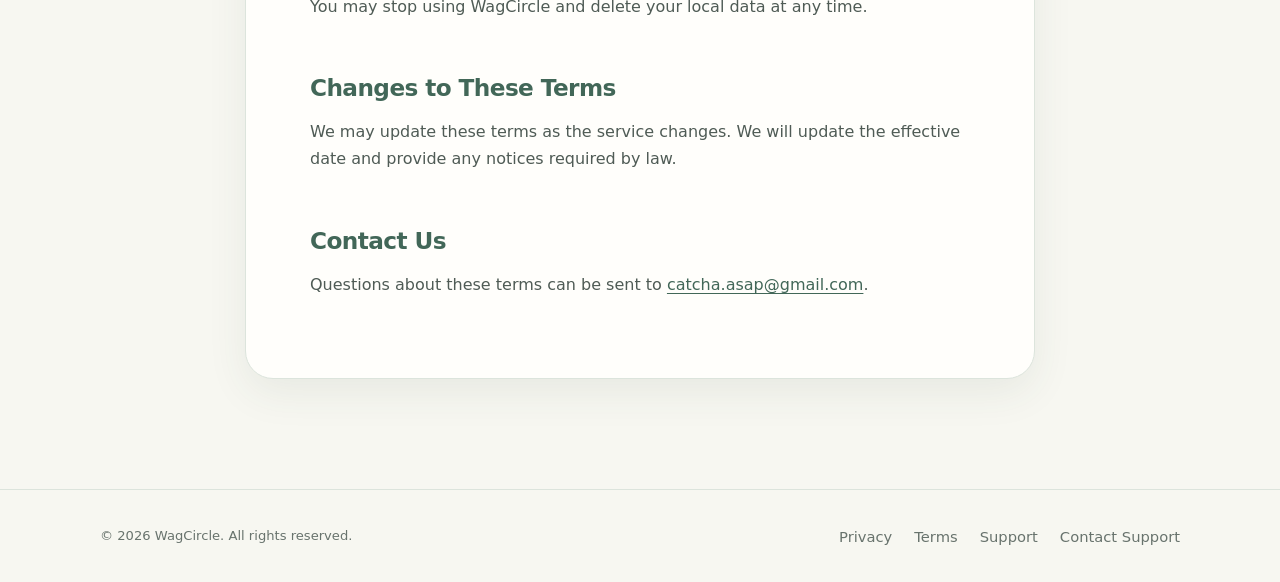
<file: terms.html>
<!doctype html>
<html lang="en"><head><meta charset="utf-8"><meta name="viewport" content="width=device-width, initial-scale=1"><meta name="description" content="WagCircle Terms of Use"><title>Terms of Use · WagCircle</title><link rel="stylesheet" href="styles.css"></head>
<body><header class="site-header"><div class="shell header-inner"><a class="brand" href="index.html"><img class="brand-mark" src="assets/paw-mark.svg" alt=""> WagCircle</a><nav class="site-nav" aria-label="Primary navigation"><a href="privacy.html">Privacy</a><a class="current" href="terms.html">Terms</a><a href="support.html">Support</a></nav></div></header>
<main class="shell legal-layout"><article class="legal-content"><div class="eyebrow">WagCircle · Legal</div><h1>Terms of Use</h1><p class="legal-meta">Effective date: <strong>September 1, 2026</strong> · Last updated: <strong>September 1, 2026</strong></p>
<p>These Terms of Use govern your use of WagCircle, operated by <strong>WagCircle</strong>. By using the service, you agree to these terms.</p>
<section><h2>Acceptance of These Terms</h2><p>Using WagCircle means you accept these terms and any applicable updates. If you do not agree, do not use the service.</p></section><section><h2>Eligibility</h2><p>You may use WagCircle only if you meet the applicable age and legal requirements.</p></section><section><h2>Local Data</h2><p>WagCircle stores dog profiles, walks, goals, routes, and photos on your device. You are responsible for keeping your device and backups safe.</p></section><section><h2>Using WagCircle</h2><p>WagCircle helps you organize dog profiles, daily goals, walks, active duration, distance, routes, pee, poop, and water logs, History, Insights, weather information, walking suggestions, and Premium subscription features when available. Features may change or be unavailable from time to time.</p></section><section><h2>Location and Walk Tracking</h2><p>Walk tracking depends on GPS, iOS permissions, network availability, device settings, battery, and environmental conditions. Distance and route data may be incomplete or inaccurate. Paused time is intended to be excluded from active walk duration and distance, but tracking may be affected by device or system interruptions. WagCircle is not safety-critical navigation and does not guarantee perfect tracking.</p></section><section><h2>Pet and Safety Disclaimer</h2><p>WagCircle is a tracking and organization tool, not veterinary care, emergency advice, or a guarantee of safe walking conditions. You are responsible for evaluating weather, terrain, traffic, wildlife, local rules, and your dog’s health before and during a walk.</p></section><section><h2>User Content</h2><p>You retain ownership of photos and other content you submit. You grant WagCircle the limited permission needed to store, process, and display that content to provide the service.</p></section><section><h2>Subscriptions and Payments</h2><p>WagCircle may offer auto-renewable Premium subscriptions. Available plans, billing periods, prices, and any introductory offers are displayed in the app before purchase.</p><p>Payment is charged through the user's Apple ID account at confirmation of purchase. Unless auto-renewal is turned off at least 24 hours before the end of the current billing period, the subscription may automatically renew.</p><p>Users can manage or cancel subscriptions through their Apple ID account settings. Deleting the WagCircle app or local data does not automatically cancel an active subscription.</p><p>Users may use the Restore Purchases option to restore eligible purchases associated with their Apple account.</p></section><section><h2>Prohibited Uses</h2><p>Do not use WagCircle unlawfully submit malicious, infringing, or harmful content; interfere with the service; reverse engineer it; or use it for safety-critical purposes.</p></section><section><h2>Intellectual Property</h2><p>WagCircle’s name, branding, interface, software, and original content belong to WagCircle or its licensors and are protected by applicable law.</p></section><section><h2>Third-Party Services</h2><p>The service may use MapKit, Core Location, weather providers, Apple payment services, RevenueCat for subscriptions, and Mixpanel for usage analytics as applicable to the production app. Third-party services may have their own terms and privacy policies.</p></section><section><h2>Disclaimer of Warranties</h2><p>TO THE EXTENT PERMITTED BY LAW, WAGCIRCLE IS PROVIDED “AS IS” AND “AS AVAILABLE.”</p></section><section><h2>Limitation of Liability</h2><p>To the extent permitted by law, WagCircle will not be liable for indirect, incidental, special, consequential, or exemplary damages arising from or related to your use of the service, including risks related to GPS accuracy, weather information, service interruptions, or data loss.</p></section><section><h2>Termination</h2><p>You may stop using WagCircle and delete your local data at any time.</p></section><section><h2>Changes to These Terms</h2><p>We may update these terms as the service changes. We will update the effective date and provide any notices required by law.</p></section><section><h2>Contact Us</h2><p>Questions about these terms can be sent to <a href="mailto:catcha.asap@gmail.com">catcha.asap@gmail.com</a>.</p></section>
</article></main><footer class="site-footer"><div class="shell footer-inner"><span>© 2026 WagCircle. All rights reserved.</span><span class="footer-links"><a href="privacy.html">Privacy</a><a href="terms.html">Terms</a><a href="support.html">Support</a><a href="mailto:catcha.asap@gmail.com">Contact Support</a></span></div></footer></body></html>
</file>
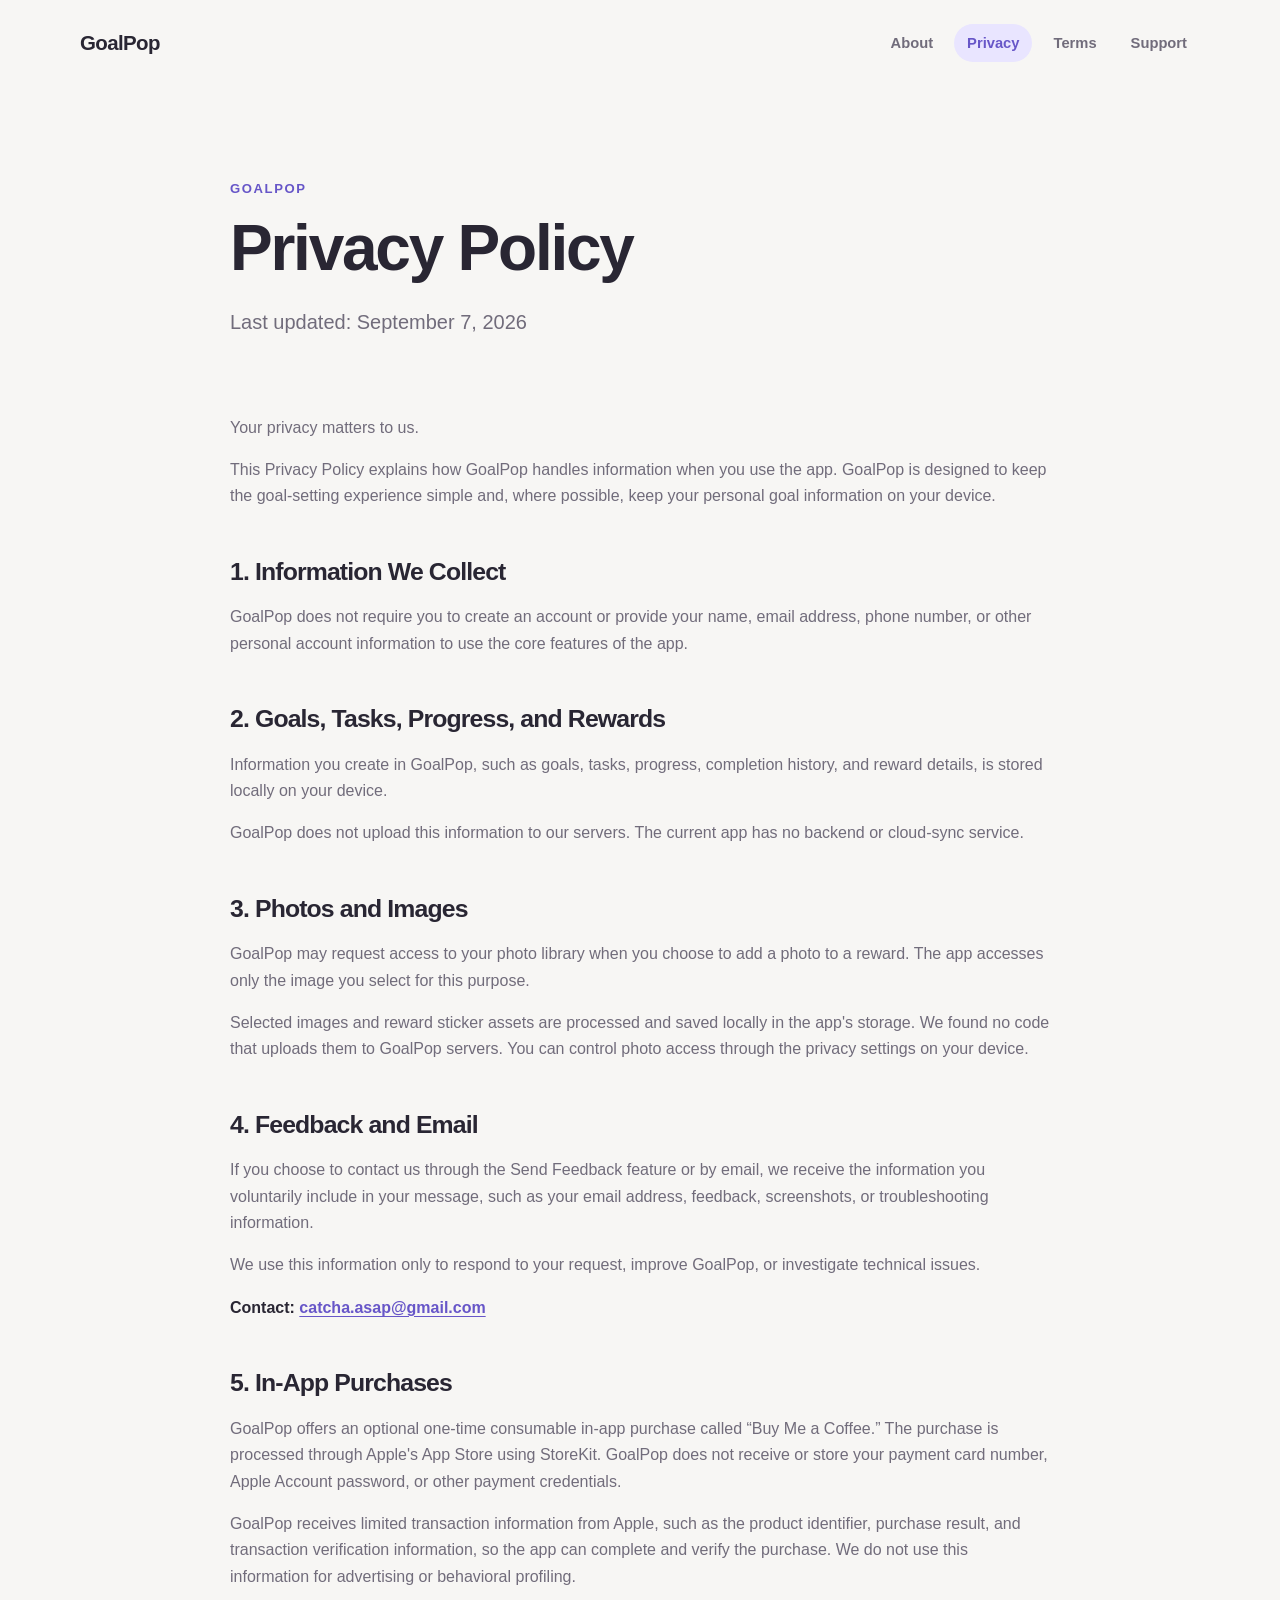
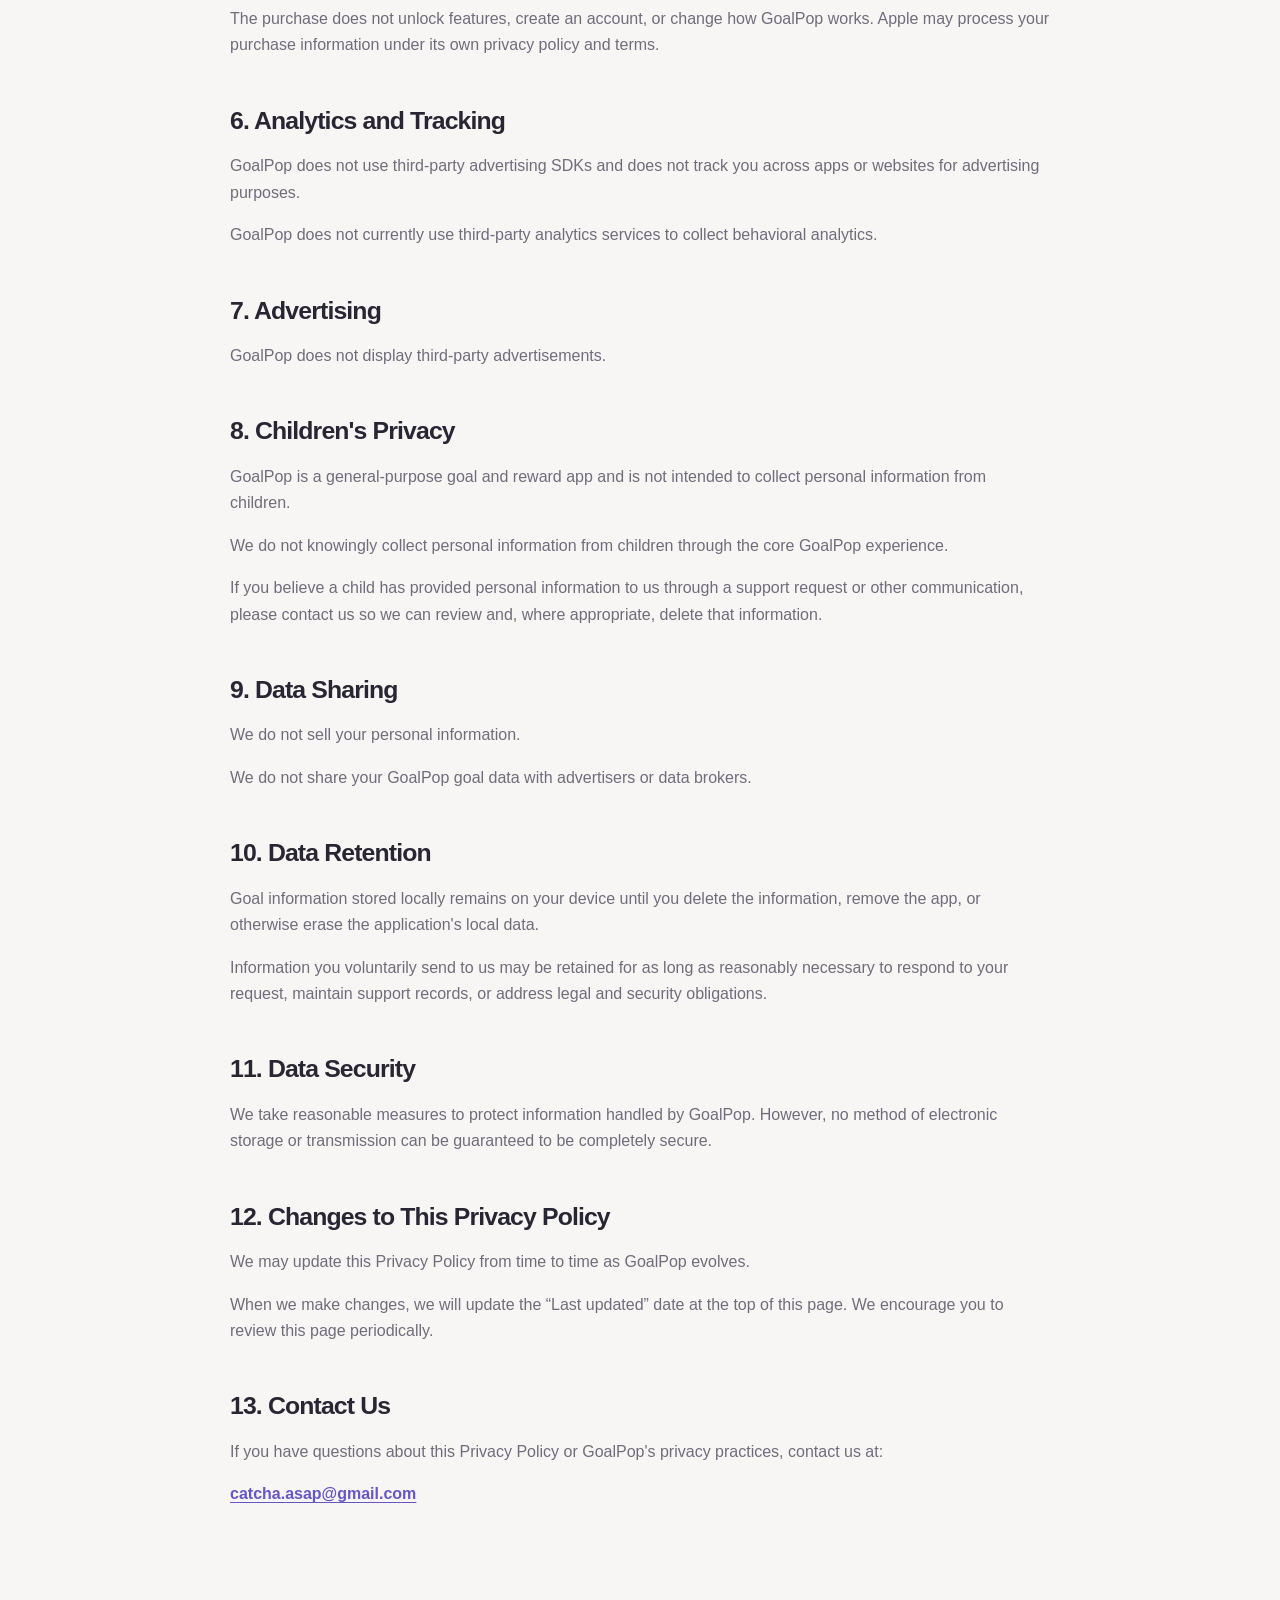
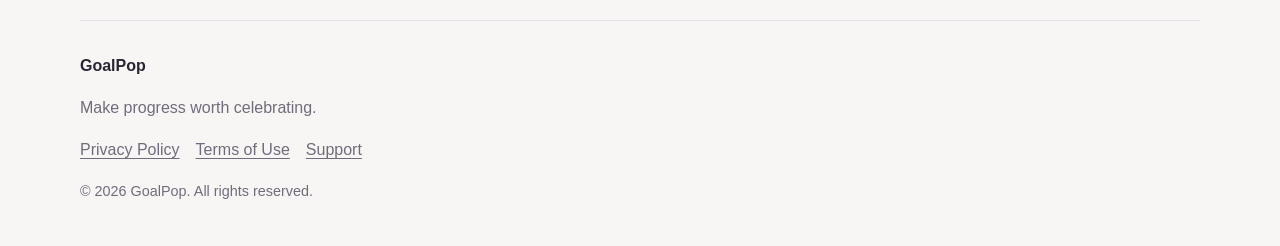
<file: goalpop/privacy.html>
<!doctype html>
<html lang="en">
<head><meta charset="UTF-8"><meta name="viewport" content="width=device-width, initial-scale=1"><title>Privacy Policy — GoalPop</title><link rel="stylesheet" href="styles.css"></head>
<body>
  <header class="site-header"><a class="brand" href="./">GoalPop</a><nav class="nav" aria-label="Main navigation"><a href="./">About</a><a href="privacy.html" aria-current="page">Privacy</a><a href="terms.html">Terms</a><a href="support.html">Support</a></nav></header>
  <main class="container legal"><section class="hero"><div class="eyebrow">GoalPop</div><h1>Privacy Policy</h1><p class="lead">Last updated: September 7, 2026</p></section>
    <p>Your privacy matters to us.</p><p>This Privacy Policy explains how GoalPop handles information when you use the app. GoalPop is designed to keep the goal-setting experience simple and, where possible, keep your personal goal information on your device.</p>
    <h2>1. Information We Collect</h2><p>GoalPop does not require you to create an account or provide your name, email address, phone number, or other personal account information to use the core features of the app.</p>
    <h2>2. Goals, Tasks, Progress, and Rewards</h2><p>Information you create in GoalPop, such as goals, tasks, progress, completion history, and reward details, is stored locally on your device.</p><p>GoalPop does not upload this information to our servers. The current app has no backend or cloud-sync service.</p>
    <h2>3. Photos and Images</h2><p>GoalPop may request access to your photo library when you choose to add a photo to a reward. The app accesses only the image you select for this purpose.</p><p>Selected images and reward sticker assets are processed and saved locally in the app's storage. We found no code that uploads them to GoalPop servers. You can control photo access through the privacy settings on your device.</p>
    <h2>4. Feedback and Email</h2><p>If you choose to contact us through the Send Feedback feature or by email, we receive the information you voluntarily include in your message, such as your email address, feedback, screenshots, or troubleshooting information.</p><p>We use this information only to respond to your request, improve GoalPop, or investigate technical issues.</p><p class="contact">Contact: <a href="mailto:catcha.asap@gmail.com">catcha.asap@gmail.com</a></p>
    <h2>5. In-App Purchases</h2><p>GoalPop offers an optional one-time consumable in-app purchase called “Buy Me a Coffee.” The purchase is processed through Apple's App Store using StoreKit. GoalPop does not receive or store your payment card number, Apple Account password, or other payment credentials.</p><p>GoalPop receives limited transaction information from Apple, such as the product identifier, purchase result, and transaction verification information, so the app can complete and verify the purchase. We do not use this information for advertising or behavioral profiling.</p><p>The purchase does not unlock features, create an account, or change how GoalPop works. Apple may process your purchase information under its own privacy policy and terms.</p>
    <h2>6. Analytics and Tracking</h2><p>GoalPop does not use third-party advertising SDKs and does not track you across apps or websites for advertising purposes.</p><p>GoalPop does not currently use third-party analytics services to collect behavioral analytics.</p>
    <h2>7. Advertising</h2><p>GoalPop does not display third-party advertisements.</p>
    <h2>8. Children's Privacy</h2><p>GoalPop is a general-purpose goal and reward app and is not intended to collect personal information from children.</p><p>We do not knowingly collect personal information from children through the core GoalPop experience.</p><p>If you believe a child has provided personal information to us through a support request or other communication, please contact us so we can review and, where appropriate, delete that information.</p>
    <h2>9. Data Sharing</h2><p>We do not sell your personal information.</p><p>We do not share your GoalPop goal data with advertisers or data brokers.</p>
    <h2>10. Data Retention</h2><p>Goal information stored locally remains on your device until you delete the information, remove the app, or otherwise erase the application's local data.</p><p>Information you voluntarily send to us may be retained for as long as reasonably necessary to respond to your request, maintain support records, or address legal and security obligations.</p>
    <h2>11. Data Security</h2><p>We take reasonable measures to protect information handled by GoalPop. However, no method of electronic storage or transmission can be guaranteed to be completely secure.</p>
    <h2>12. Changes to This Privacy Policy</h2><p>We may update this Privacy Policy from time to time as GoalPop evolves.</p><p>When we make changes, we will update the “Last updated” date at the top of this page. We encourage you to review this page periodically.</p>
    <h2>13. Contact Us</h2><p>If you have questions about this Privacy Policy or GoalPop's privacy practices, contact us at:</p><p class="contact"><a href="mailto:catcha.asap@gmail.com">catcha.asap@gmail.com</a></p>
  </main>
  <footer class="site-footer"><p class="footer-brand">GoalPop</p><p>Make progress worth celebrating.</p><div class="footer-links"><a href="privacy.html">Privacy Policy</a><a href="terms.html">Terms of Use</a><a href="support.html">Support</a></div><p class="copyright">© 2026 GoalPop. All rights reserved.</p></footer>
</body></html>
</file>
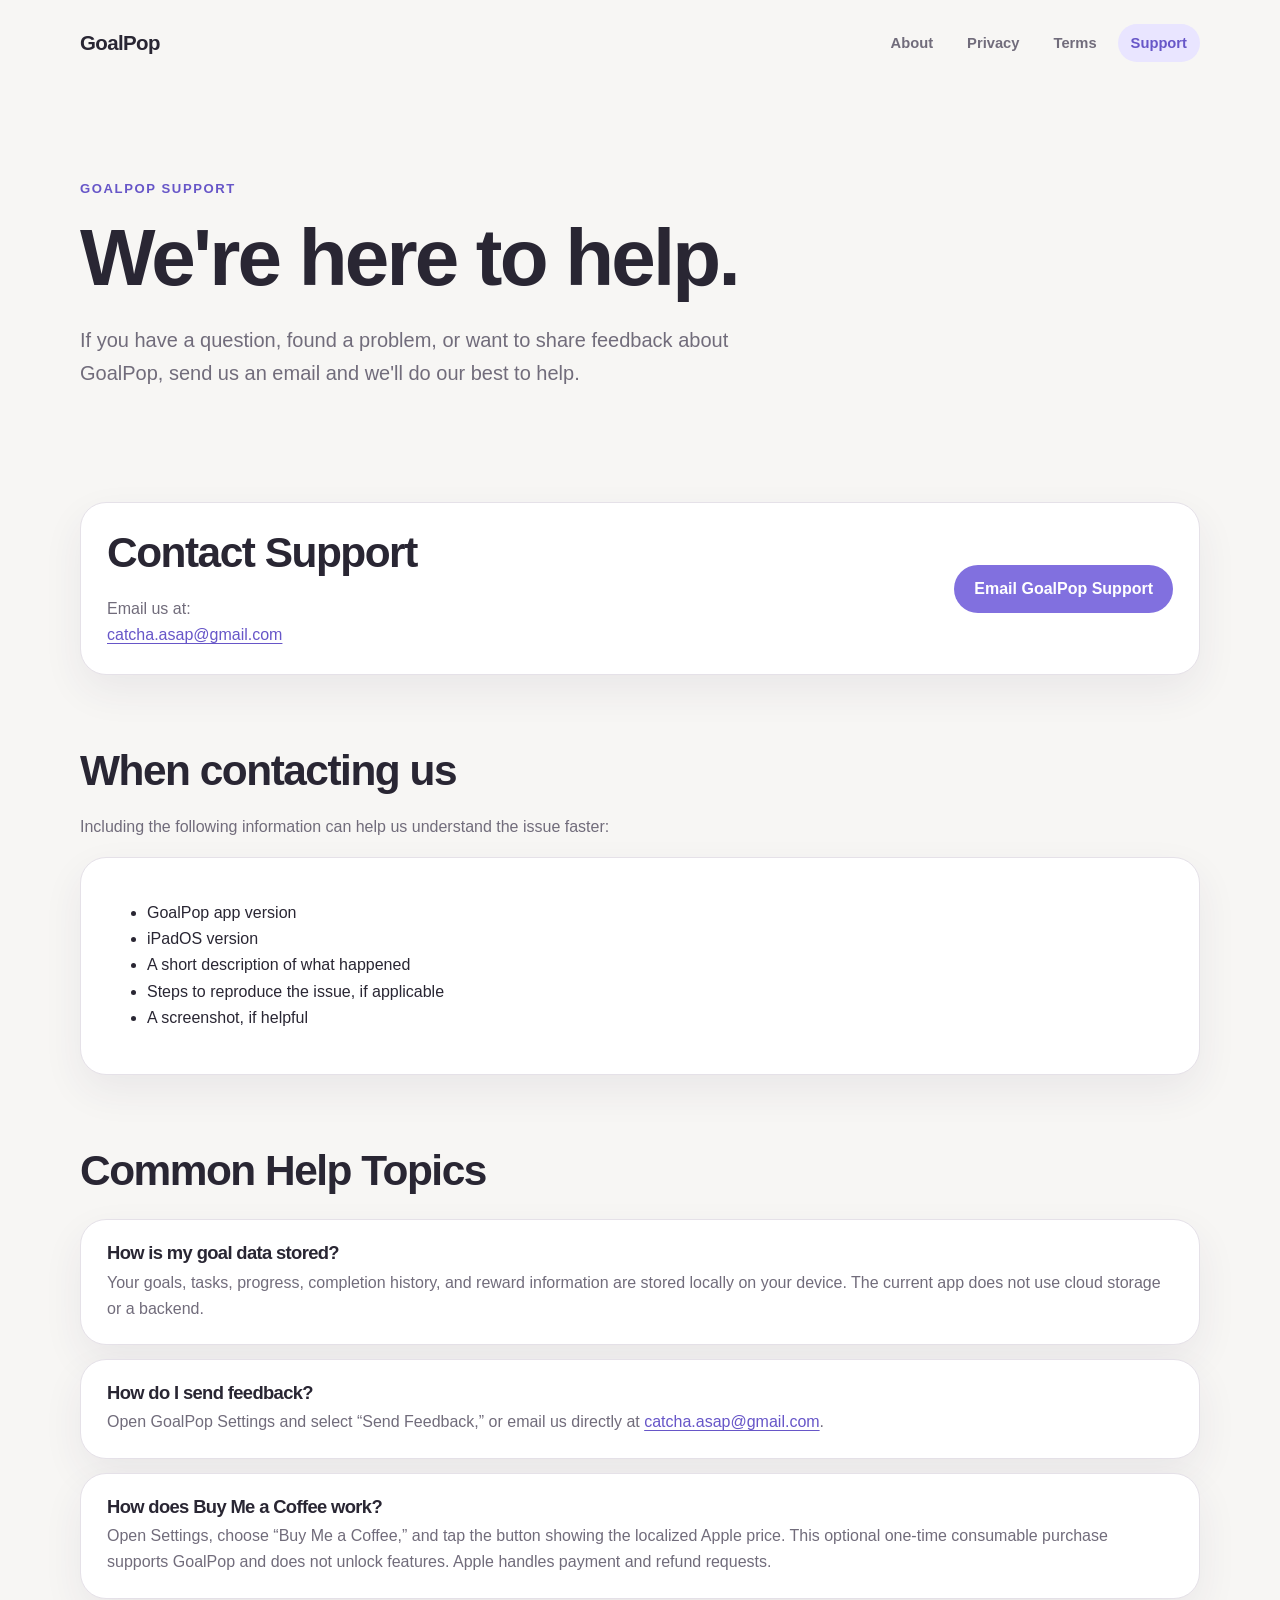
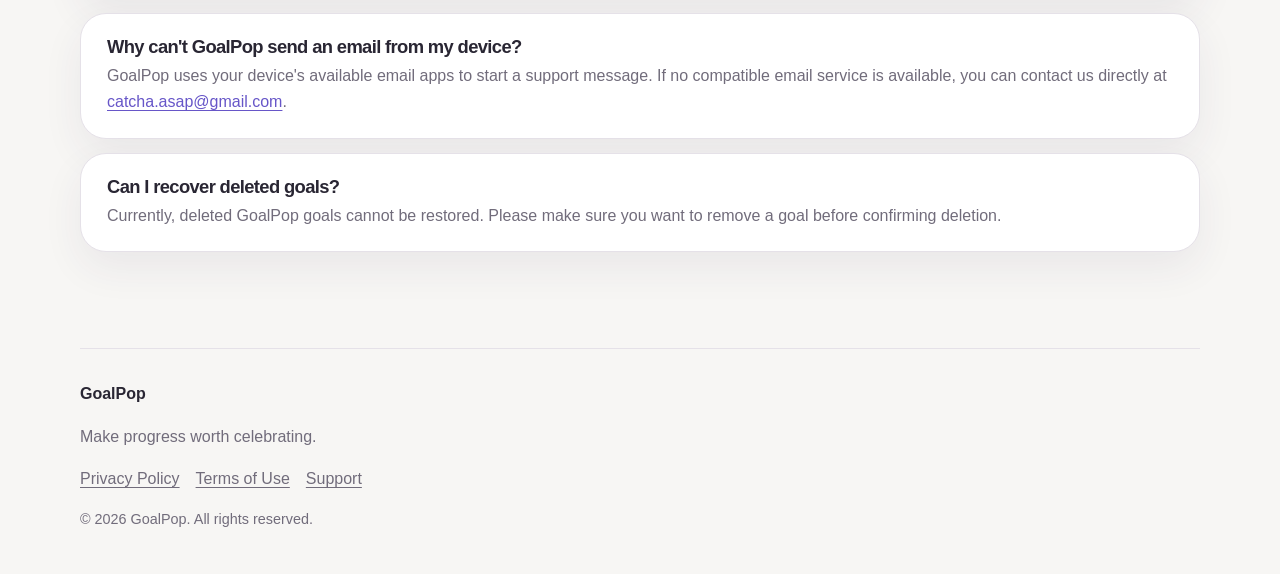
<file: goalpop/support.html>
<!doctype html>
<html lang="en"><head><meta charset="UTF-8"><meta name="viewport" content="width=device-width, initial-scale=1"><title>Support — GoalPop</title><link rel="stylesheet" href="styles.css"></head>
<body><header class="site-header"><a class="brand" href="./">GoalPop</a><nav class="nav" aria-label="Main navigation"><a href="./">About</a><a href="privacy.html">Privacy</a><a href="terms.html">Terms</a><a href="support.html" aria-current="page">Support</a></nav></header>
<main class="container"><section class="hero support-hero"><div class="eyebrow">GoalPop Support</div><h1>We're here to help.</h1><p class="lead">If you have a question, found a problem, or want to share feedback about GoalPop, send us an email and we'll do our best to help.</p></section>
<section class="card support-contact" aria-labelledby="contact-title"><div><h2 id="contact-title">Contact Support</h2><p>Email us at:<br><a class="contact" href="mailto:catcha.asap@gmail.com">catcha.asap@gmail.com</a></p></div><a class="button" href="mailto:catcha.asap@gmail.com?subject=GoalPop%20Support">Email GoalPop Support</a></section>
<section class="section" aria-labelledby="help-title"><h2 id="help-title">When contacting us</h2><p class="section-intro">Including the following information can help us understand the issue faster:</p><div class="card"><ul><li>GoalPop app version</li><li>iPadOS version</li><li>A short description of what happened</li><li>Steps to reproduce the issue, if applicable</li><li>A screenshot, if helpful</li></ul></div></section>
<section class="section" aria-labelledby="faq-title"><h2 id="faq-title">Common Help Topics</h2><div class="faq"><article class="card"><h3>How is my goal data stored?</h3><p>Your goals, tasks, progress, completion history, and reward information are stored locally on your device. The current app does not use cloud storage or a backend.</p></article><article class="card"><h3>How do I send feedback?</h3><p>Open GoalPop Settings and select “Send Feedback,” or email us directly at <a href="mailto:catcha.asap@gmail.com">catcha.asap@gmail.com</a>.</p></article><article class="card"><h3>How does Buy Me a Coffee work?</h3><p>Open Settings, choose “Buy Me a Coffee,” and tap the button showing the localized Apple price. This optional one-time consumable purchase supports GoalPop and does not unlock features. Apple handles payment and refund requests.</p></article><article class="card"><h3>Why can't GoalPop send an email from my device?</h3><p>GoalPop uses your device's available email apps to start a support message. If no compatible email service is available, you can contact us directly at <a href="mailto:catcha.asap@gmail.com">catcha.asap@gmail.com</a>.</p></article><article class="card"><h3>Can I recover deleted goals?</h3><p>Currently, deleted GoalPop goals cannot be restored. Please make sure you want to remove a goal before confirming deletion.</p></article></div></section></main>
<footer class="site-footer"><p class="footer-brand">GoalPop</p><p>Make progress worth celebrating.</p><div class="footer-links"><a href="privacy.html">Privacy Policy</a><a href="terms.html">Terms of Use</a><a href="support.html">Support</a></div><p class="copyright">© 2026 GoalPop. All rights reserved.</p></footer></body></html>
</file>
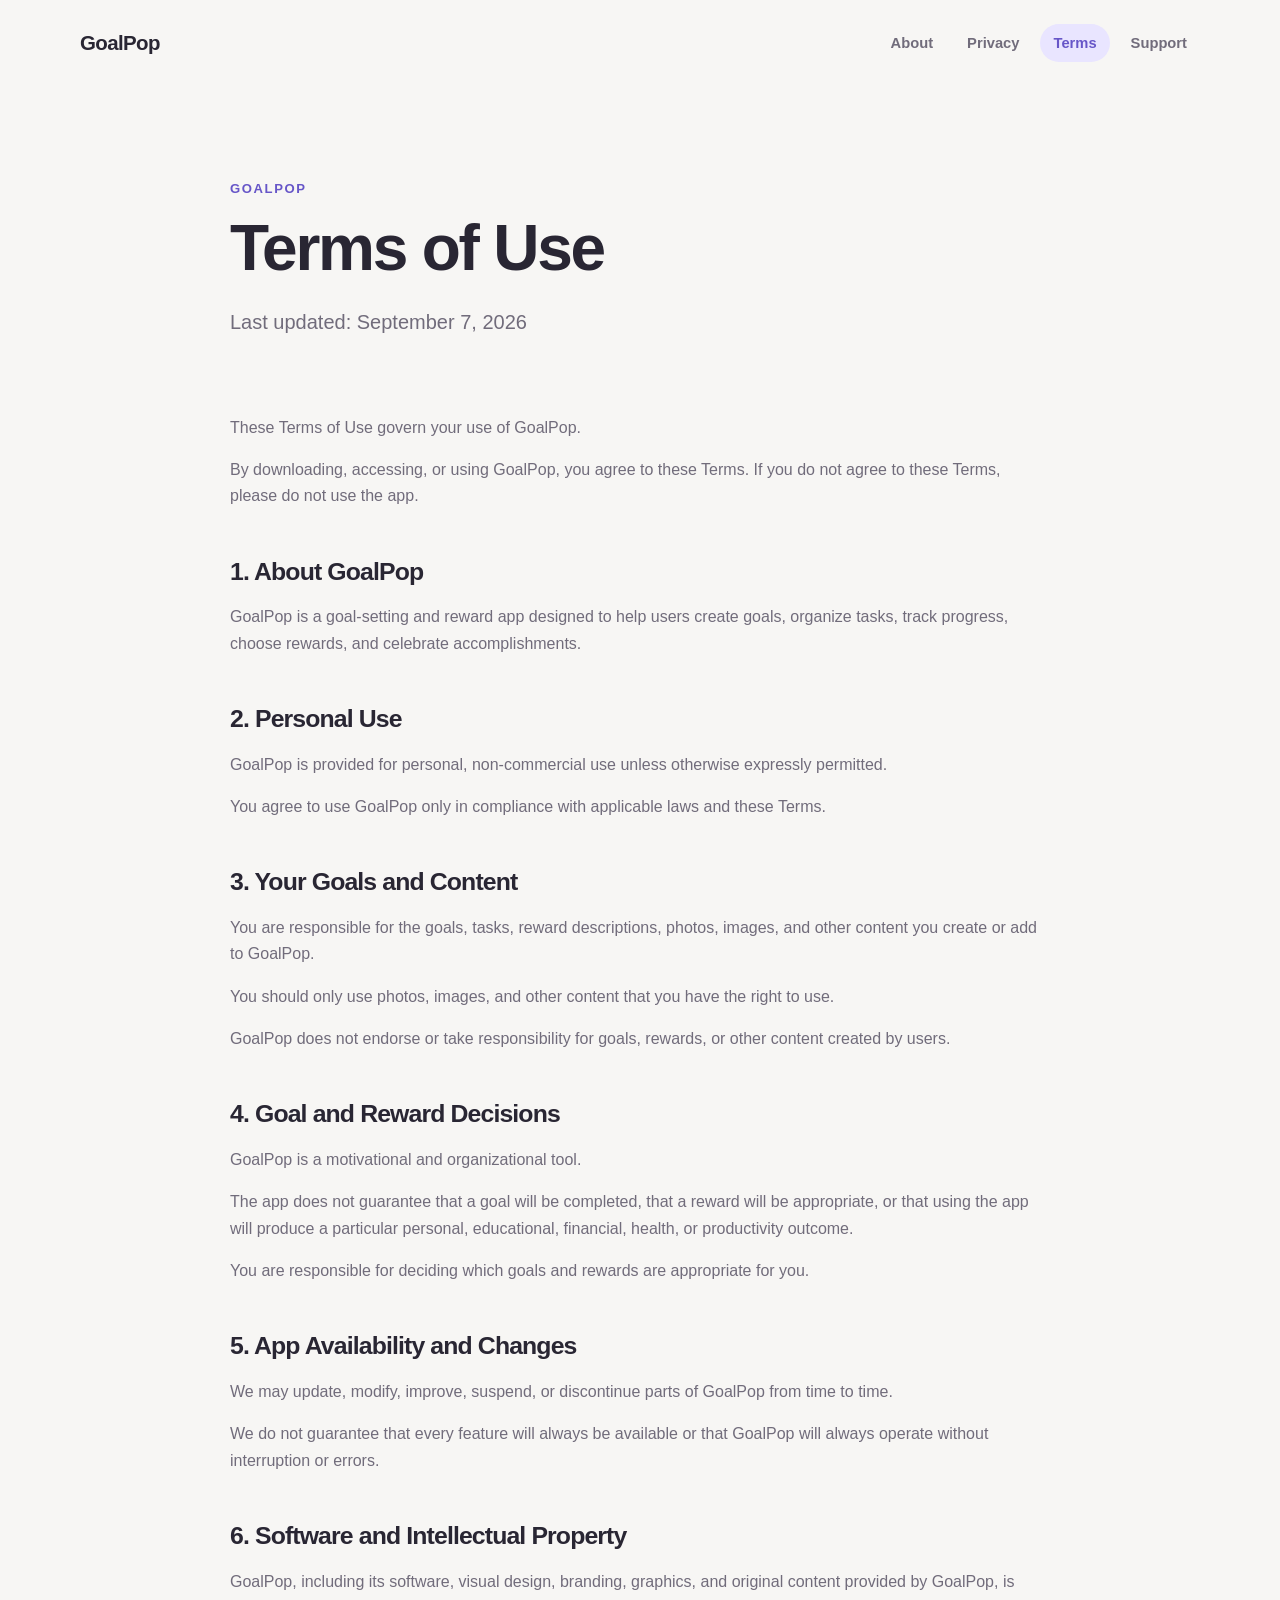
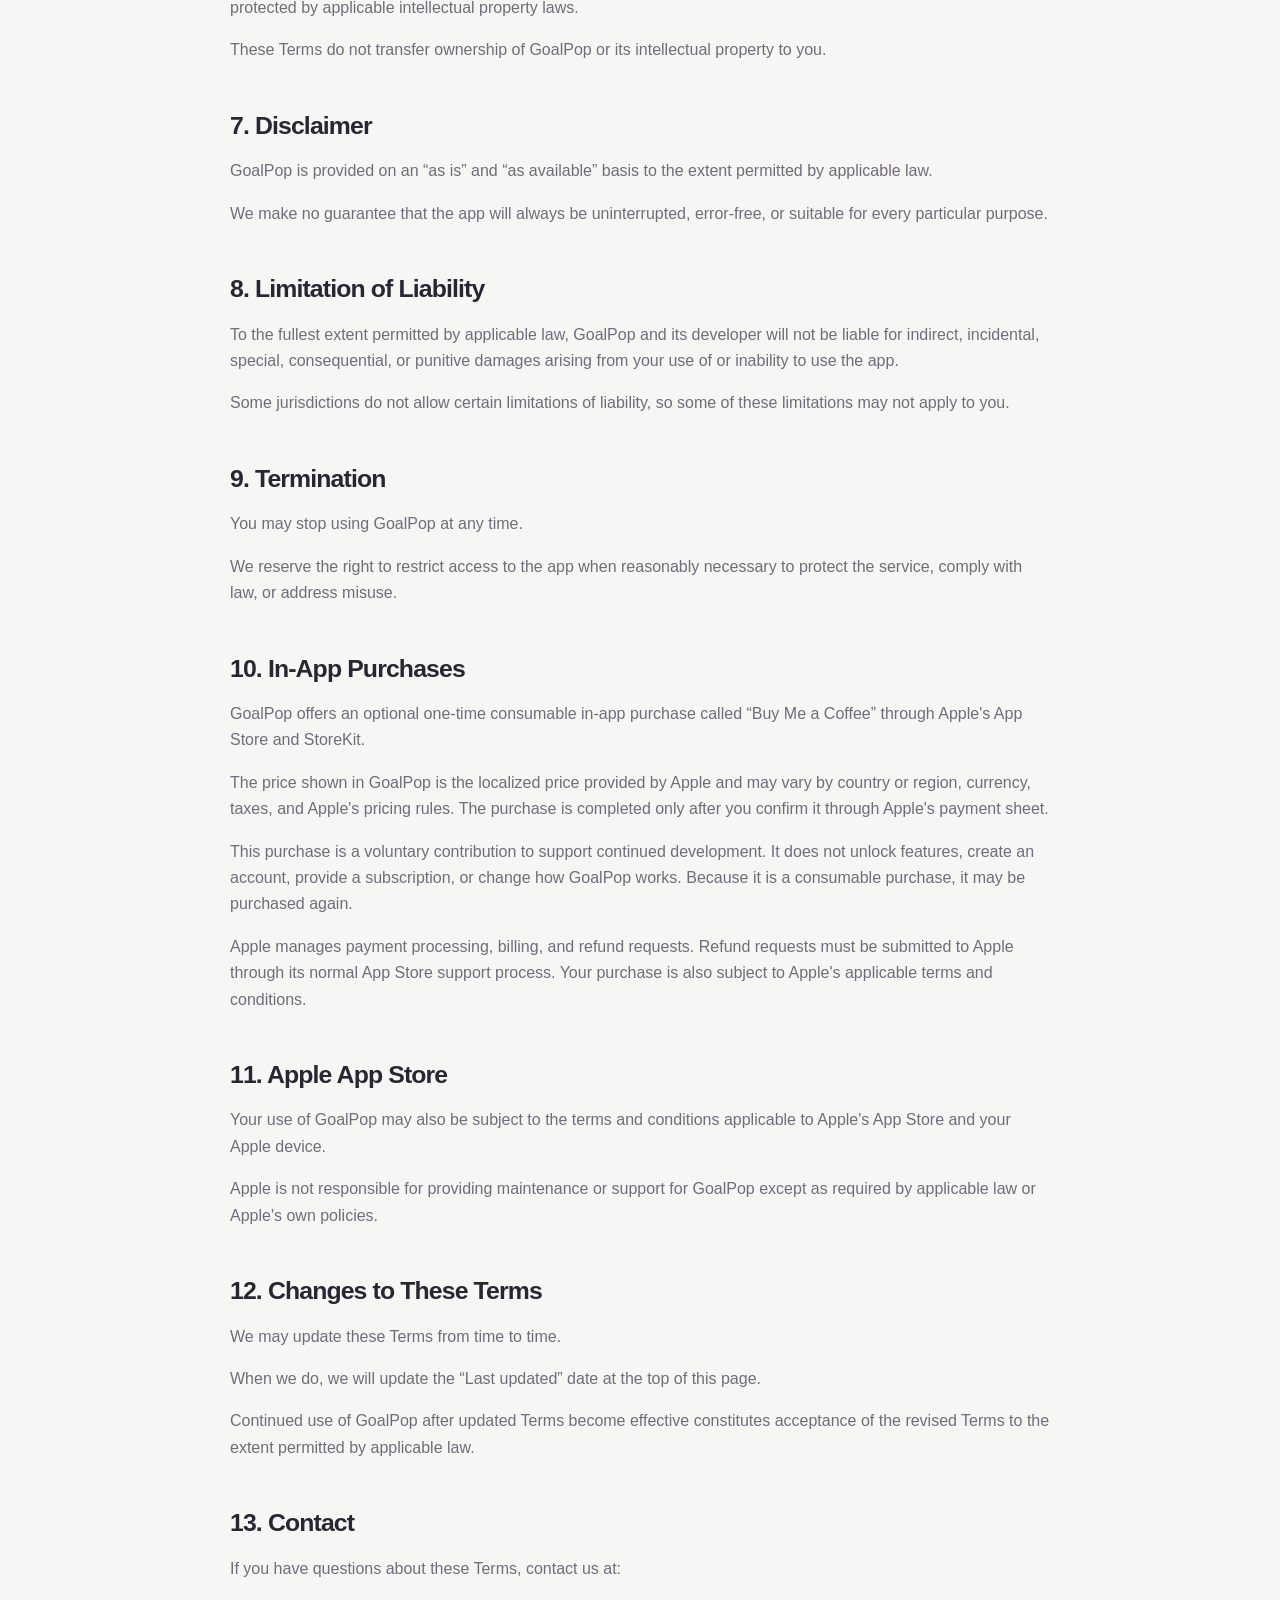
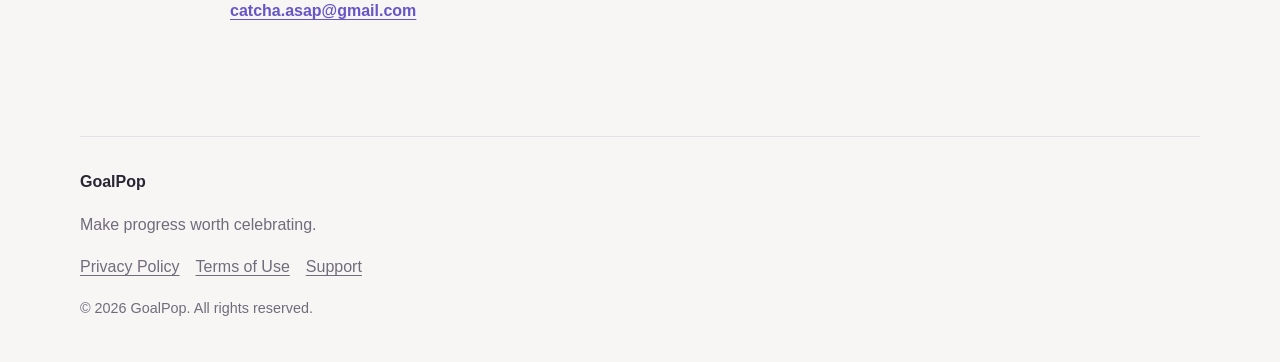
<file: goalpop/terms.html>
<!doctype html>
<html lang="en"><head><meta charset="UTF-8"><meta name="viewport" content="width=device-width, initial-scale=1"><title>Terms of Use — GoalPop</title><link rel="stylesheet" href="styles.css"></head>
<body><header class="site-header"><a class="brand" href="./">GoalPop</a><nav class="nav" aria-label="Main navigation"><a href="./">About</a><a href="privacy.html">Privacy</a><a href="terms.html" aria-current="page">Terms</a><a href="support.html">Support</a></nav></header>
<main class="container legal"><section class="hero"><div class="eyebrow">GoalPop</div><h1>Terms of Use</h1><p class="lead">Last updated: September 7, 2026</p></section>
<p>These Terms of Use govern your use of GoalPop.</p><p>By downloading, accessing, or using GoalPop, you agree to these Terms. If you do not agree to these Terms, please do not use the app.</p>
<h2>1. About GoalPop</h2><p>GoalPop is a goal-setting and reward app designed to help users create goals, organize tasks, track progress, choose rewards, and celebrate accomplishments.</p>
<h2>2. Personal Use</h2><p>GoalPop is provided for personal, non-commercial use unless otherwise expressly permitted.</p><p>You agree to use GoalPop only in compliance with applicable laws and these Terms.</p>
<h2>3. Your Goals and Content</h2><p>You are responsible for the goals, tasks, reward descriptions, photos, images, and other content you create or add to GoalPop.</p><p>You should only use photos, images, and other content that you have the right to use.</p><p>GoalPop does not endorse or take responsibility for goals, rewards, or other content created by users.</p>
<h2>4. Goal and Reward Decisions</h2><p>GoalPop is a motivational and organizational tool.</p><p>The app does not guarantee that a goal will be completed, that a reward will be appropriate, or that using the app will produce a particular personal, educational, financial, health, or productivity outcome.</p><p>You are responsible for deciding which goals and rewards are appropriate for you.</p>
<h2>5. App Availability and Changes</h2><p>We may update, modify, improve, suspend, or discontinue parts of GoalPop from time to time.</p><p>We do not guarantee that every feature will always be available or that GoalPop will always operate without interruption or errors.</p>
<h2>6. Software and Intellectual Property</h2><p>GoalPop, including its software, visual design, branding, graphics, and original content provided by GoalPop, is protected by applicable intellectual property laws.</p><p>These Terms do not transfer ownership of GoalPop or its intellectual property to you.</p>
<h2>7. Disclaimer</h2><p>GoalPop is provided on an “as is” and “as available” basis to the extent permitted by applicable law.</p><p>We make no guarantee that the app will always be uninterrupted, error-free, or suitable for every particular purpose.</p>
<h2>8. Limitation of Liability</h2><p>To the fullest extent permitted by applicable law, GoalPop and its developer will not be liable for indirect, incidental, special, consequential, or punitive damages arising from your use of or inability to use the app.</p><p>Some jurisdictions do not allow certain limitations of liability, so some of these limitations may not apply to you.</p>
<h2>9. Termination</h2><p>You may stop using GoalPop at any time.</p><p>We reserve the right to restrict access to the app when reasonably necessary to protect the service, comply with law, or address misuse.</p>
<h2>10. In-App Purchases</h2><p>GoalPop offers an optional one-time consumable in-app purchase called “Buy Me a Coffee” through Apple's App Store and StoreKit.</p><p>The price shown in GoalPop is the localized price provided by Apple and may vary by country or region, currency, taxes, and Apple's pricing rules. The purchase is completed only after you confirm it through Apple's payment sheet.</p><p>This purchase is a voluntary contribution to support continued development. It does not unlock features, create an account, provide a subscription, or change how GoalPop works. Because it is a consumable purchase, it may be purchased again.</p><p>Apple manages payment processing, billing, and refund requests. Refund requests must be submitted to Apple through its normal App Store support process. Your purchase is also subject to Apple's applicable terms and conditions.</p>
<h2>11. Apple App Store</h2><p>Your use of GoalPop may also be subject to the terms and conditions applicable to Apple's App Store and your Apple device.</p><p>Apple is not responsible for providing maintenance or support for GoalPop except as required by applicable law or Apple's own policies.</p>
<h2>12. Changes to These Terms</h2><p>We may update these Terms from time to time.</p><p>When we do, we will update the “Last updated” date at the top of this page.</p><p>Continued use of GoalPop after updated Terms become effective constitutes acceptance of the revised Terms to the extent permitted by applicable law.</p>
<h2>13. Contact</h2><p>If you have questions about these Terms, contact us at:</p><p class="contact"><a href="mailto:catcha.asap@gmail.com">catcha.asap@gmail.com</a></p></main>
<footer class="site-footer"><p class="footer-brand">GoalPop</p><p>Make progress worth celebrating.</p><div class="footer-links"><a href="privacy.html">Privacy Policy</a><a href="terms.html">Terms of Use</a><a href="support.html">Support</a></div><p class="copyright">© 2026 GoalPop. All rights reserved.</p></footer></body></html>
</file>
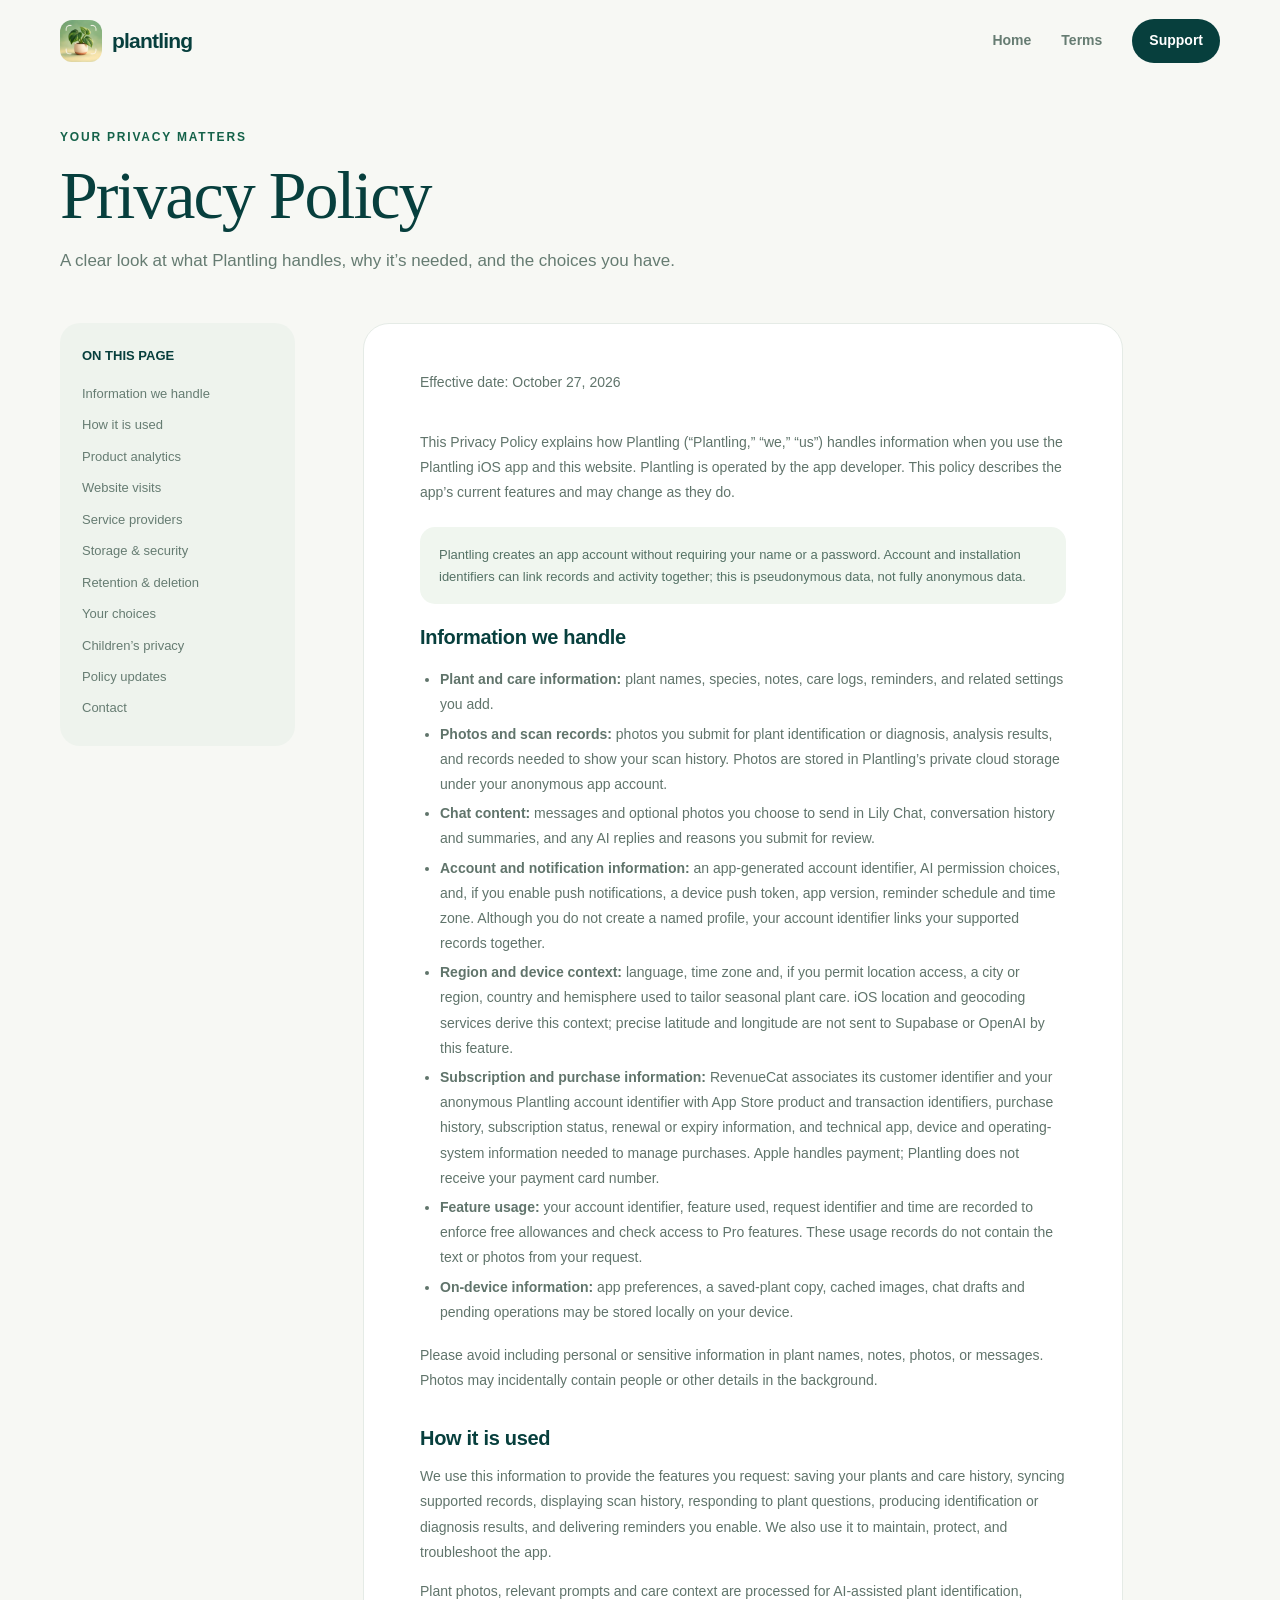
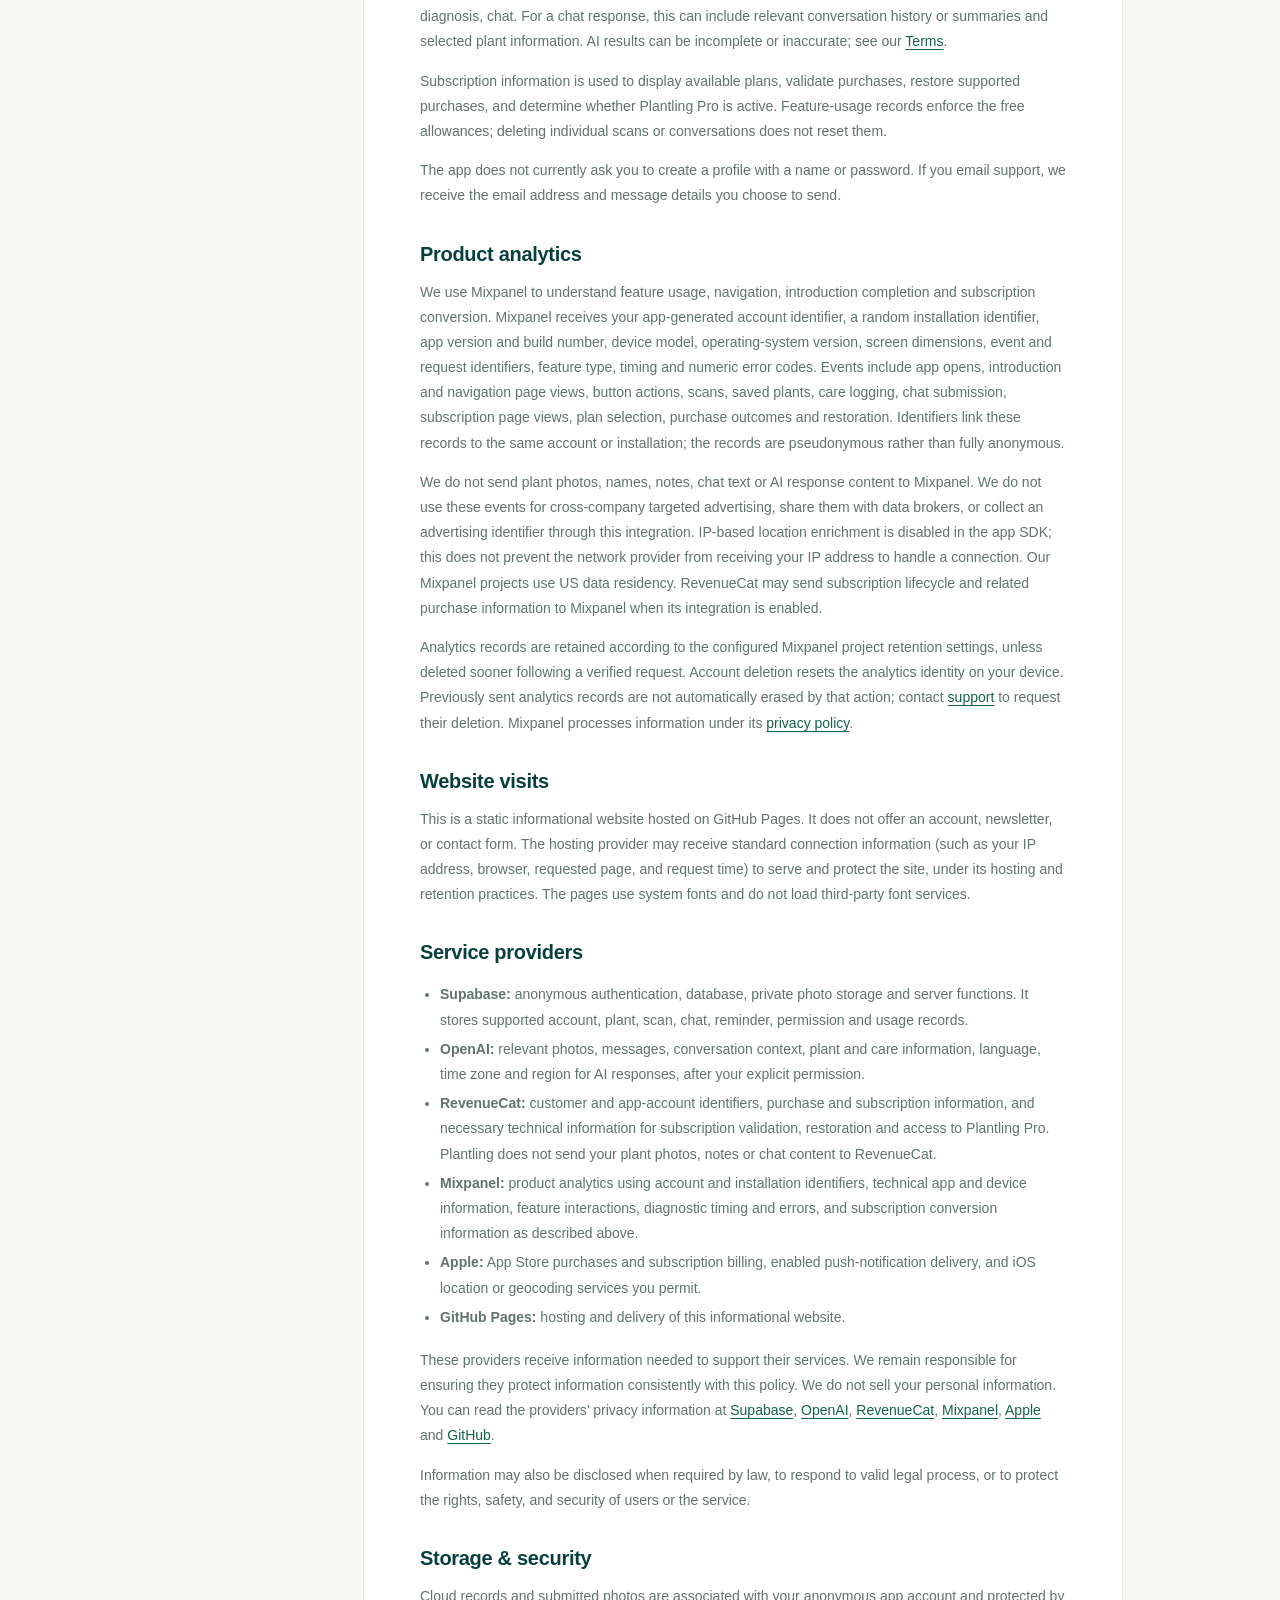
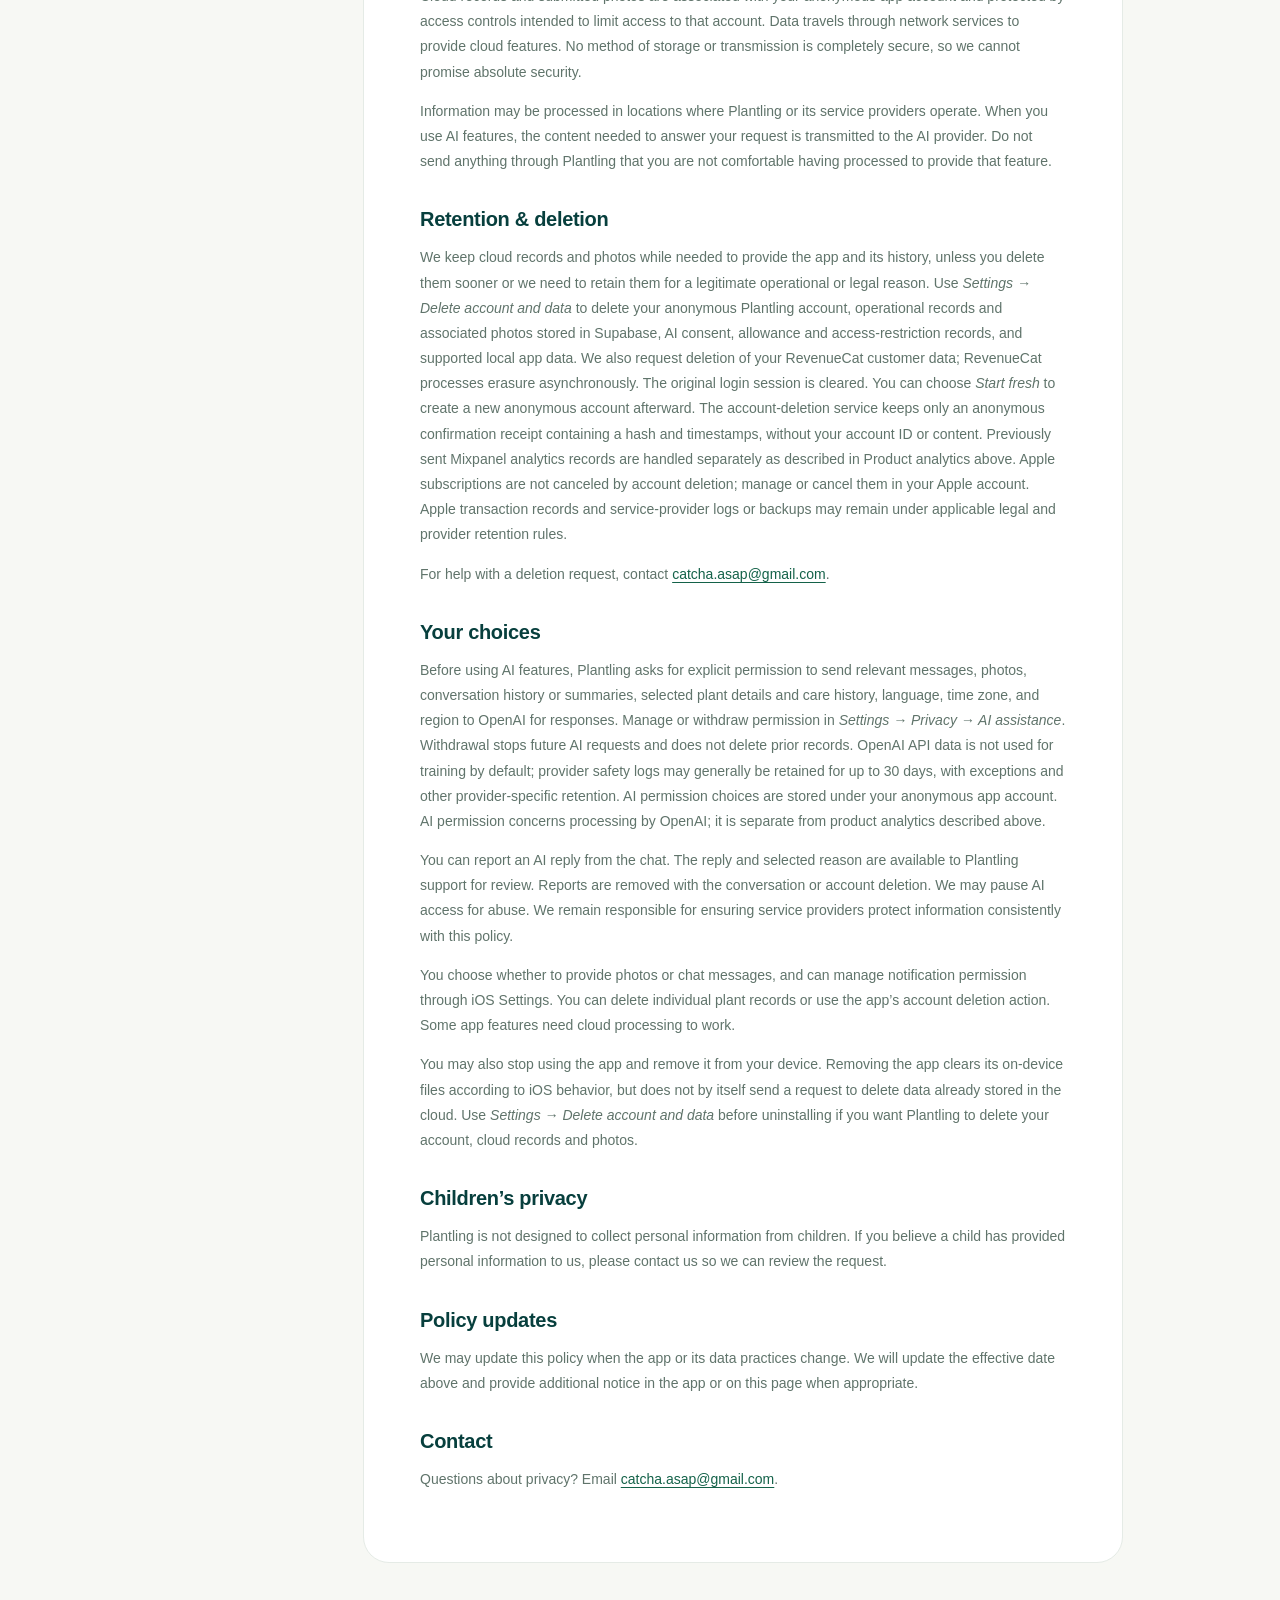
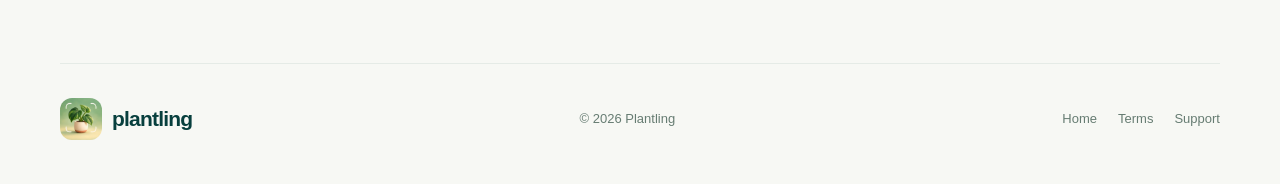
<file: plantling/privacy.html>
<!doctype html><html lang="en"><head><meta charset="utf-8"><meta name="viewport" content="width=device-width, initial-scale=1"><meta name="description" content="Plantling Privacy Policy"><title>Privacy Policy — Plantling</title><link rel="icon" type="image/png" href="plantling-app-icon.png"><link rel="stylesheet" href="styles.css"></head><body><div class="wrap"><nav class="nav"><a class="brand" href="index.html"><img class="brand-icon" src="plantling-app-icon.png" alt="">plantling</a><div class="nav-links"><a href="index.html">Home</a><a href="terms.html">Terms</a><a class="pill" href="support.html">Support</a></div></nav><header class="subhero"><div class="eyebrow">Your privacy matters</div><h1>Privacy Policy</h1><p>A clear look at what Plantling handles, why it’s needed, and the choices you have.</p></header><div class="legal-layout"><aside class="toc"><strong>ON THIS PAGE</strong><a href="#collect">Information we handle</a><a href="#use">How it is used</a><a href="#analytics">Product analytics</a><a href="#website">Website visits</a><a href="#sharing">Service providers</a><a href="#storage">Storage & security</a><a href="#retention">Retention & deletion</a><a href="#choices">Your choices</a><a href="#children">Children’s privacy</a><a href="#changes">Policy updates</a><a href="#contact">Contact</a></aside><article class="legal"><p class="updated">Effective date: October 27, 2026</p><p>This Privacy Policy explains how Plantling (“Plantling,” “we,” “us”) handles information when you use the Plantling iOS app and this website. Plantling is operated by the app developer. This policy describes the app’s current features and may change as they do.</p><div class="callout">Plantling creates an app account without requiring your name or a password. Account and installation identifiers can link records and activity together; this is pseudonymous data, not fully anonymous data.</div>
<h2 id="collect">Information we handle</h2><ul><li><strong>Plant and care information:</strong> plant names, species, notes, care logs, reminders, and related settings you add.</li><li><strong>Photos and scan records:</strong> photos you submit for plant identification or diagnosis, analysis results, and records needed to show your scan history. Photos are stored in Plantling’s private cloud storage under your anonymous app account.</li><li><strong>Chat content:</strong> messages and optional photos you choose to send in Lily Chat, conversation history and summaries, and any AI replies and reasons you submit for review.</li><li><strong>Account and notification information:</strong> an app-generated account identifier, AI permission choices, and, if you enable push notifications, a device push token, app version, reminder schedule and time zone. Although you do not create a named profile, your account identifier links your supported records together.</li><li><strong>Region and device context:</strong> language, time zone and, if you permit location access, a city or region, country and hemisphere used to tailor seasonal plant care. iOS location and geocoding services derive this context; precise latitude and longitude are not sent to Supabase or OpenAI by this feature.</li><li><strong>Subscription and purchase information:</strong> RevenueCat associates its customer identifier and your anonymous Plantling account identifier with App Store product and transaction identifiers, purchase history, subscription status, renewal or expiry information, and technical app, device and operating-system information needed to manage purchases. Apple handles payment; Plantling does not receive your payment card number.</li><li><strong>Feature usage:</strong> your account identifier, feature used, request identifier and time are recorded to enforce free allowances and check access to Pro features. These usage records do not contain the text or photos from your request.</li><li><strong>On-device information:</strong> app preferences, a saved-plant copy, cached images, chat drafts and pending operations may be stored locally on your device.</li></ul><p>Please avoid including personal or sensitive information in plant names, notes, photos, or messages. Photos may incidentally contain people or other details in the background.</p>
<h2 id="use">How it is used</h2><p>We use this information to provide the features you request: saving your plants and care history, syncing supported records, displaying scan history, responding to plant questions, producing identification or diagnosis results, and delivering reminders you enable. We also use it to maintain, protect, and troubleshoot the app.</p><p>Plant photos, relevant prompts and care context are processed for AI-assisted plant identification, diagnosis, chat. For a chat response, this can include relevant conversation history or summaries and selected plant information. AI results can be incomplete or inaccurate; see our <a class="inline" href="terms.html">Terms</a>.</p><p>Subscription information is used to display available plans, validate purchases, restore supported purchases, and determine whether Plantling Pro is active. Feature-usage records enforce the free allowances; deleting individual scans or conversations does not reset them.</p><p>The app does not currently ask you to create a profile with a name or password. If you email support, we receive the email address and message details you choose to send.</p>
<h2 id="analytics">Product analytics</h2><p>We use Mixpanel to understand feature usage, navigation, introduction completion and subscription conversion. Mixpanel receives your app-generated account identifier, a random installation identifier, app version and build number, device model, operating-system version, screen dimensions, event and request identifiers, feature type, timing and numeric error codes. Events include app opens, introduction and navigation page views, button actions, scans, saved plants, care logging, chat submission, subscription page views, plan selection, purchase outcomes and restoration. Identifiers link these records to the same account or installation; the records are pseudonymous rather than fully anonymous.</p><p>We do not send plant photos, names, notes, chat text or AI response content to Mixpanel. We do not use these events for cross-company targeted advertising, share them with data brokers, or collect an advertising identifier through this integration. IP-based location enrichment is disabled in the app SDK; this does not prevent the network provider from receiving your IP address to handle a connection. Our Mixpanel projects use US data residency. RevenueCat may send subscription lifecycle and related purchase information to Mixpanel when its integration is enabled.</p><p>Analytics records are retained according to the configured Mixpanel project retention settings, unless deleted sooner following a verified request. Account deletion resets the analytics identity on your device. Previously sent analytics records are not automatically erased by that action; contact <a class="inline" href="mailto:catcha.asap@gmail.com">support</a> to request their deletion. Mixpanel processes information under its <a class="inline" href="https://mixpanel.com/legal/privacy-policy/">privacy policy</a>.</p>
<h2 id="website">Website visits</h2><p>This is a static informational website hosted on GitHub Pages. It does not offer an account, newsletter, or contact form. The hosting provider may receive standard connection information (such as your IP address, browser, requested page, and request time) to serve and protect the site, under its hosting and retention practices. The pages use system fonts and do not load third-party font services.</p>
<h2 id="sharing">Service providers</h2><ul><li><strong>Supabase:</strong> anonymous authentication, database, private photo storage and server functions. It stores supported account, plant, scan, chat, reminder, permission and usage records.</li><li><strong>OpenAI:</strong> relevant photos, messages, conversation context, plant and care information, language, time zone and region for AI responses, after your explicit permission.</li><li><strong>RevenueCat:</strong> customer and app-account identifiers, purchase and subscription information, and necessary technical information for subscription validation, restoration and access to Plantling Pro. Plantling does not send your plant photos, notes or chat content to RevenueCat.</li><li><strong>Mixpanel:</strong> product analytics using account and installation identifiers, technical app and device information, feature interactions, diagnostic timing and errors, and subscription conversion information as described above.</li><li><strong>Apple:</strong> App Store purchases and subscription billing, enabled push-notification delivery, and iOS location or geocoding services you permit.</li><li><strong>GitHub Pages:</strong> hosting and delivery of this informational website.</li></ul><p>These providers receive information needed to support their services. We remain responsible for ensuring they protect information consistently with this policy. We do not sell your personal information. You can read the providers’ privacy information at <a class="inline" href="https://supabase.com/privacy">Supabase</a>, <a class="inline" href="https://openai.com/policies/privacy-policy/">OpenAI</a>, <a class="inline" href="https://www.revenuecat.com/privacy/">RevenueCat</a>, <a class="inline" href="https://mixpanel.com/legal/privacy-policy/">Mixpanel</a>, <a class="inline" href="https://www.apple.com/legal/privacy/">Apple</a> and <a class="inline" href="https://docs.github.com/en/site-policy/privacy-policies/github-general-privacy-statement">GitHub</a>.</p><p>Information may also be disclosed when required by law, to respond to valid legal process, or to protect the rights, safety, and security of users or the service.</p>
<h2 id="storage">Storage & security</h2><p>Cloud records and submitted photos are associated with your anonymous app account and protected by access controls intended to limit access to that account. Data travels through network services to provide cloud features. No method of storage or transmission is completely secure, so we cannot promise absolute security.</p><p>Information may be processed in locations where Plantling or its service providers operate. When you use AI features, the content needed to answer your request is transmitted to the AI provider. Do not send anything through Plantling that you are not comfortable having processed to provide that feature.</p>
<h2 id="retention">Retention & deletion</h2><p>We keep cloud records and photos while needed to provide the app and its history, unless you delete them sooner or we need to retain them for a legitimate operational or legal reason. Use <em>Settings → Delete account and data</em> to delete your anonymous Plantling account, operational records and associated photos stored in Supabase, AI consent, allowance and access-restriction records, and supported local app data. We also request deletion of your RevenueCat customer data; RevenueCat processes erasure asynchronously. The original login session is cleared. You can choose <em>Start fresh</em> to create a new anonymous account afterward. The account-deletion service keeps only an anonymous confirmation receipt containing a hash and timestamps, without your account ID or content. Previously sent Mixpanel analytics records are handled separately as described in Product analytics above. Apple subscriptions are not canceled by account deletion; manage or cancel them in your Apple account. Apple transaction records and service-provider logs or backups may remain under applicable legal and provider retention rules.</p><p>For help with a deletion request, contact <a class="inline" href="mailto:catcha.asap@gmail.com">catcha.asap@gmail.com</a>.</p>
<h2 id="choices">Your choices</h2><p>Before using AI features, Plantling asks for explicit permission to send relevant messages, photos, conversation history or summaries, selected plant details and care history, language, time zone, and region to OpenAI for responses. Manage or withdraw permission in <em>Settings → Privacy → AI assistance</em>. Withdrawal stops future AI requests and does not delete prior records. OpenAI API data is not used for training by default; provider safety logs may generally be retained for up to 30 days, with exceptions and other provider-specific retention. AI permission choices are stored under your anonymous app account. AI permission concerns processing by OpenAI; it is separate from product analytics described above.</p><p>You can report an AI reply from the chat. The reply and selected reason are available to Plantling support for review. Reports are removed with the conversation or account deletion. We may pause AI access for abuse. We remain responsible for ensuring service providers protect information consistently with this policy.</p><p>You choose whether to provide photos or chat messages, and can manage notification permission through iOS Settings. You can delete individual plant records or use the app’s account deletion action. Some app features need cloud processing to work.</p>
<p>You may also stop using the app and remove it from your device. Removing the app clears its on-device files according to iOS behavior, but does not by itself send a request to delete data already stored in the cloud. Use <em>Settings → Delete account and data</em> before uninstalling if you want Plantling to delete your account, cloud records and photos.</p>
<h2 id="children">Children’s privacy</h2><p>Plantling is not designed to collect personal information from children. If you believe a child has provided personal information to us, please contact us so we can review the request.</p>
<h2 id="changes">Policy updates</h2><p>We may update this policy when the app or its data practices change. We will update the effective date above and provide additional notice in the app or on this page when appropriate.</p>
<h2 id="contact">Contact</h2><p>Questions about privacy? Email <a class="inline" href="mailto:catcha.asap@gmail.com">catcha.asap@gmail.com</a>.</p></article></div><footer class="footer"><a class="brand" href="index.html"><img class="brand-icon" src="plantling-app-icon.png" alt="">plantling</a><div>© 2026 Plantling</div><div class="footer-links"><a href="index.html">Home</a><a href="terms.html">Terms</a><a href="support.html">Support</a></div></footer></div></body></html>
</file>
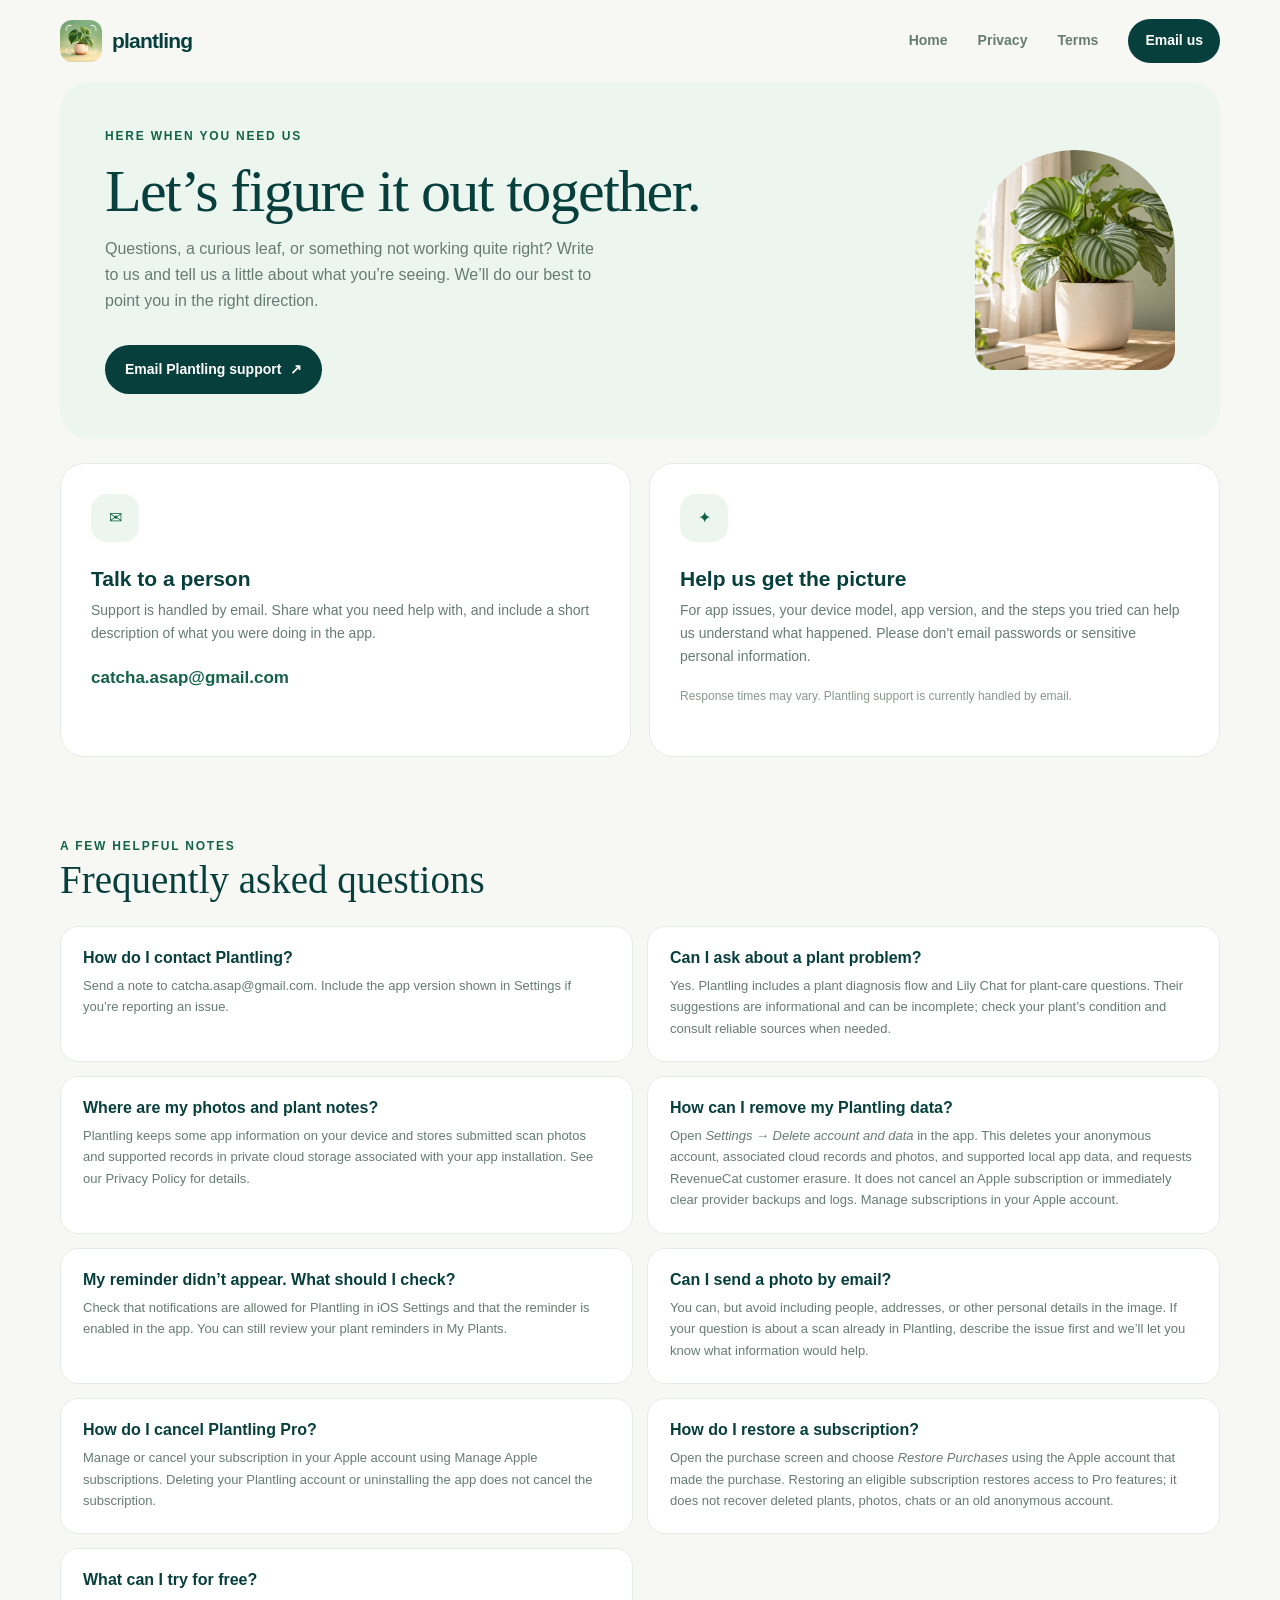
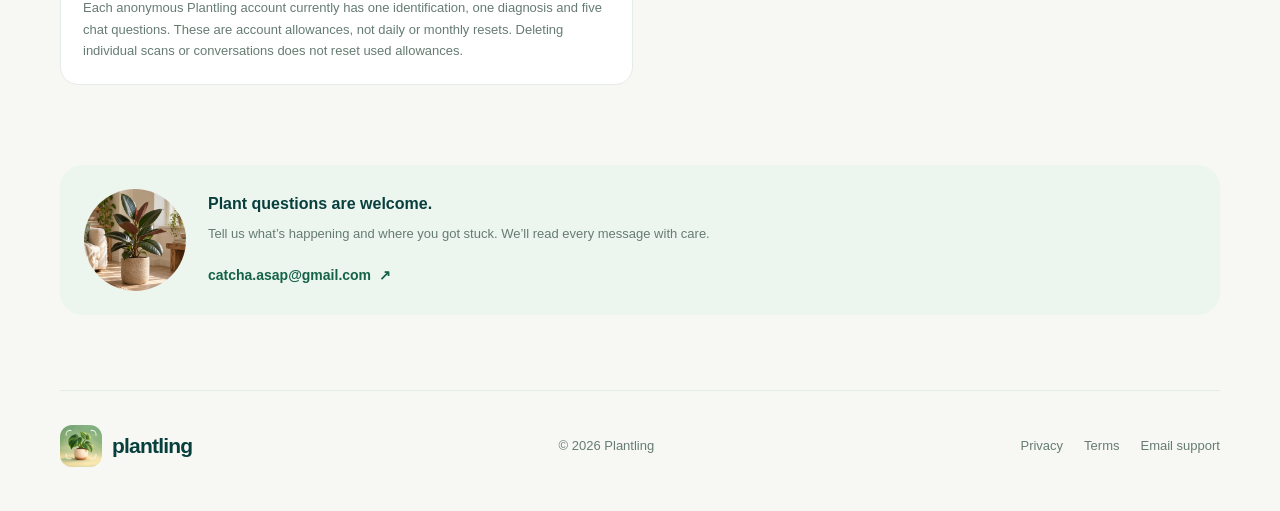
<file: plantling/support.html>
<!doctype html><html lang="en"><head><meta charset="utf-8"><meta name="viewport" content="width=device-width, initial-scale=1"><meta name="description" content="Get help with Plantling. Contact our support team by email."><title>Support — Plantling</title><link rel="icon" type="image/png" href="plantling-app-icon.png"><link rel="stylesheet" href="styles.css"></head><body><div class="wrap"><nav class="nav"><a class="brand" href="index.html"><img class="brand-icon" src="plantling-app-icon.png" alt="">plantling</a><div class="nav-links"><a href="index.html">Home</a><a href="privacy.html">Privacy</a><a href="terms.html">Terms</a><a class="pill" href="mailto:catcha.asap@gmail.com">Email us</a></div></nav><main><section class="support-hero"><div><div class="eyebrow">Here when you need us</div><h1>Let’s figure it out together.</h1><p>Questions, a curious leaf, or something not working quite right? Write to us and tell us a little about what you’re seeing. We’ll do our best to point you in the right direction.</p><div class="actions"><a class="button" href="mailto:catcha.asap@gmail.com?subject=Plantling%20Support">Email Plantling support <span aria-hidden="true">↗</span></a></div></div><img class="support-hero-photo" src="plantling-calathea.jpg" alt="A bright green calathea leaf catching soft window light"></section>
<section class="support-grid"><article class="support-card"><div class="feature-icon">✉</div><h2>Talk to a person</h2><p>Support is handled by email. Share what you need help with, and include a short description of what you were doing in the app.</p><a class="email-link" href="mailto:catcha.asap@gmail.com">catcha.asap@gmail.com</a></article><article class="support-card"><div class="feature-icon">✦</div><h2>Help us get the picture</h2><p>For app issues, your device model, app version, and the steps you tried can help us understand what happened. Please don’t email passwords or sensitive personal information.</p><p class="small">Response times may vary. Plantling support is currently handled by email.</p></article></section>
<section class="faq"><div class="eyebrow">A few helpful notes</div><h2>Frequently asked questions</h2><div class="faq-grid"><article class="faq-item"><h3>How do I contact Plantling?</h3><p>Send a note to <a class="inline" href="mailto:catcha.asap@gmail.com">catcha.asap@gmail.com</a>. Include the app version shown in Settings if you’re reporting an issue.</p></article><article class="faq-item"><h3>Can I ask about a plant problem?</h3><p>Yes. Plantling includes a plant diagnosis flow and Lily Chat for plant-care questions. Their suggestions are informational and can be incomplete; check your plant’s condition and consult reliable sources when needed.</p></article><article class="faq-item"><h3>Where are my photos and plant notes?</h3><p>Plantling keeps some app information on your device and stores submitted scan photos and supported records in private cloud storage associated with your app installation. See our <a class="inline" href="privacy.html">Privacy Policy</a> for details.</p></article><article class="faq-item"><h3>How can I remove my Plantling data?</h3><p>Open <em>Settings → Delete account and data</em> in the app. This deletes your anonymous account, associated cloud records and photos, and supported local app data, and requests RevenueCat customer erasure. It does not cancel an Apple subscription or immediately clear provider backups and logs. Manage subscriptions in your Apple account.</p></article><article class="faq-item"><h3>My reminder didn’t appear. What should I check?</h3><p>Check that notifications are allowed for Plantling in iOS Settings and that the reminder is enabled in the app. You can still review your plant reminders in My Plants.</p></article><article class="faq-item"><h3>Can I send a photo by email?</h3><p>You can, but avoid including people, addresses, or other personal details in the image. If your question is about a scan already in Plantling, describe the issue first and we’ll let you know what information would help.</p></article><article class="faq-item"><h3>How do I cancel Plantling Pro?</h3><p>Manage or cancel your subscription in your Apple account using <a class="inline" href="https://apps.apple.com/account/subscriptions">Manage Apple subscriptions</a>. Deleting your Plantling account or uninstalling the app does not cancel the subscription.</p></article><article class="faq-item"><h3>How do I restore a subscription?</h3><p>Open the purchase screen and choose <em>Restore Purchases</em> using the Apple account that made the purchase. Restoring an eligible subscription restores access to Pro features; it does not recover deleted plants, photos, chats or an old anonymous account.</p></article><article class="faq-item"><h3>What can I try for free?</h3><p>Each anonymous Plantling account currently has one identification, one diagnosis and five chat questions. These are account allowances, not daily or monthly resets. Deleting individual scans or conversations does not reset used allowances.</p></article></div></section>
<section class="support-note"><img src="plantling-rubber.jpg" alt="Glossy leaves of a rubber plant"><div><strong>Plant questions are welcome.</strong><p>Tell us what’s happening and where you got stuck. We’ll read every message with care.</p><a class="text-link" href="mailto:catcha.asap@gmail.com">catcha.asap@gmail.com <span aria-hidden="true">↗</span></a></div></section>
</main><footer class="footer"><a class="brand" href="index.html"><img class="brand-icon" src="plantling-app-icon.png" alt="">plantling</a><div>© 2026 Plantling</div><div class="footer-links"><a href="privacy.html">Privacy</a><a href="terms.html">Terms</a><a href="mailto:catcha.asap@gmail.com">Email support</a></div></footer></div></body></html>
</file>
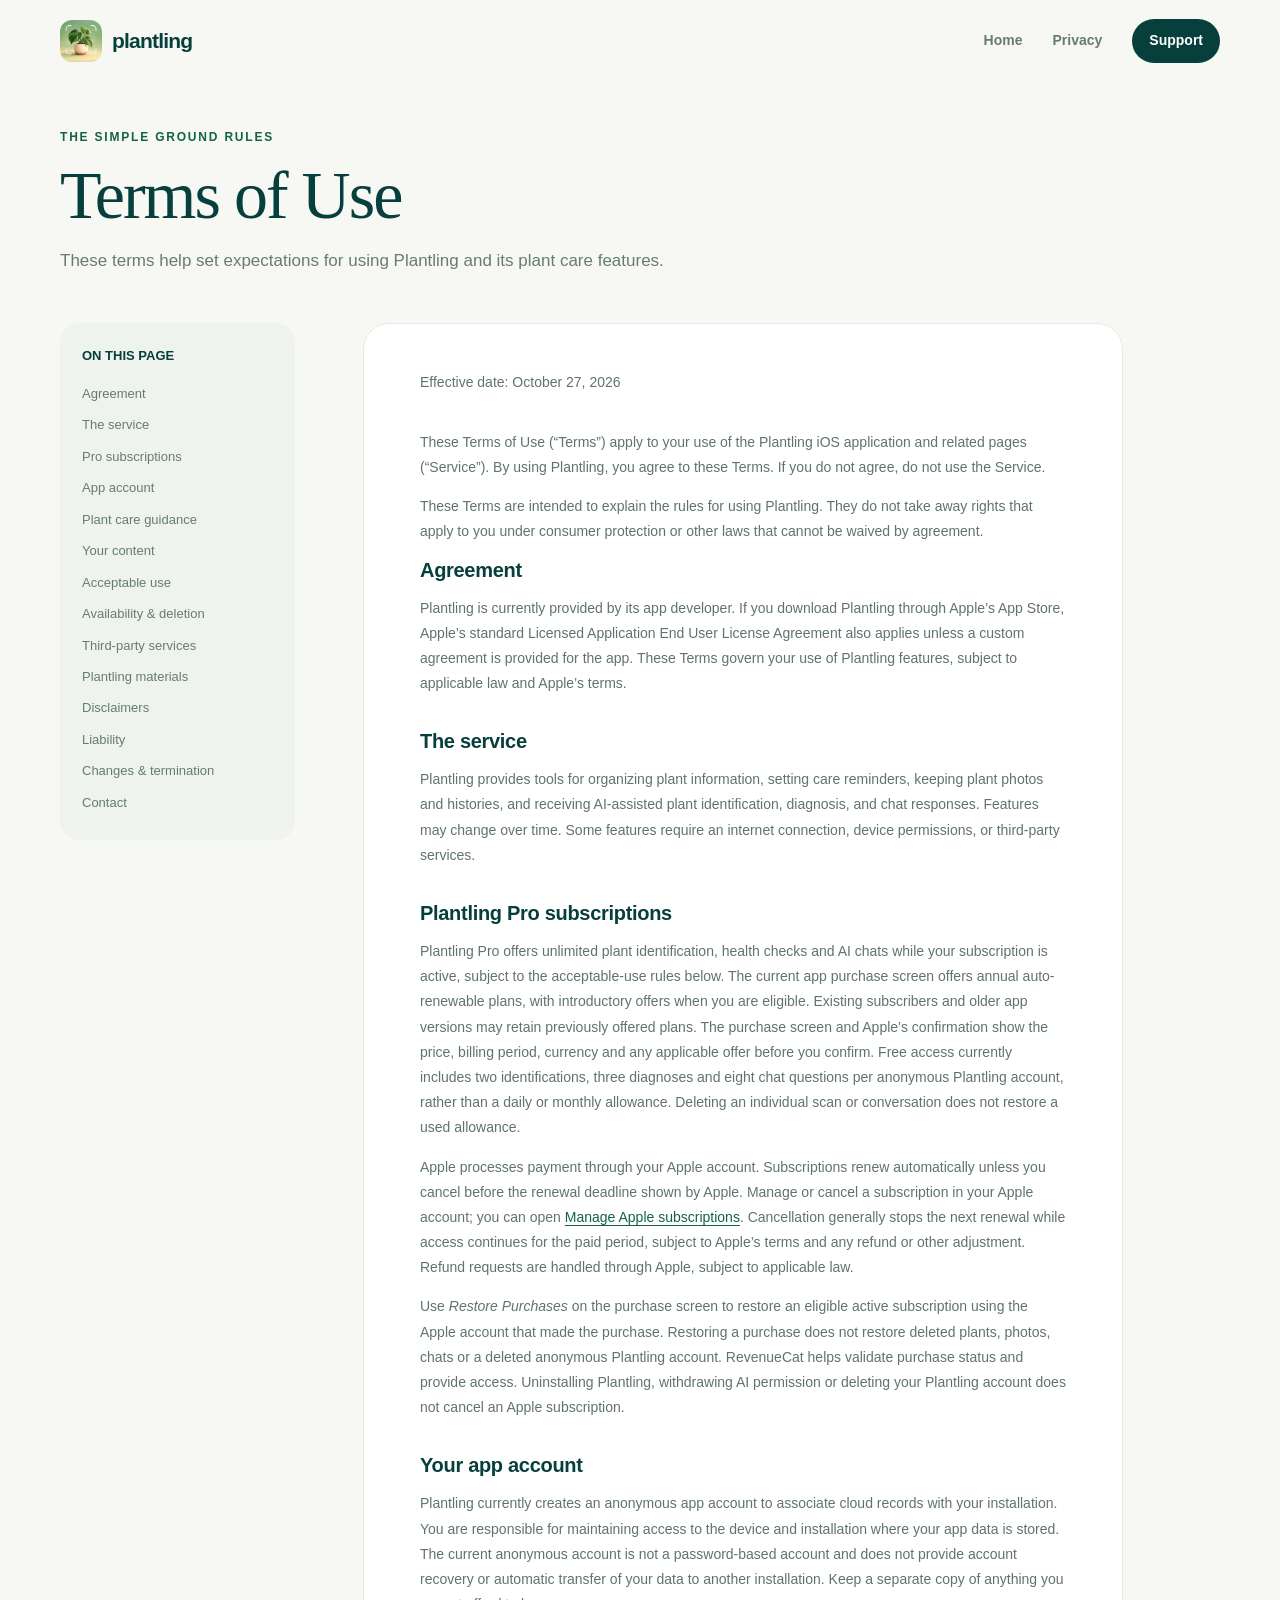
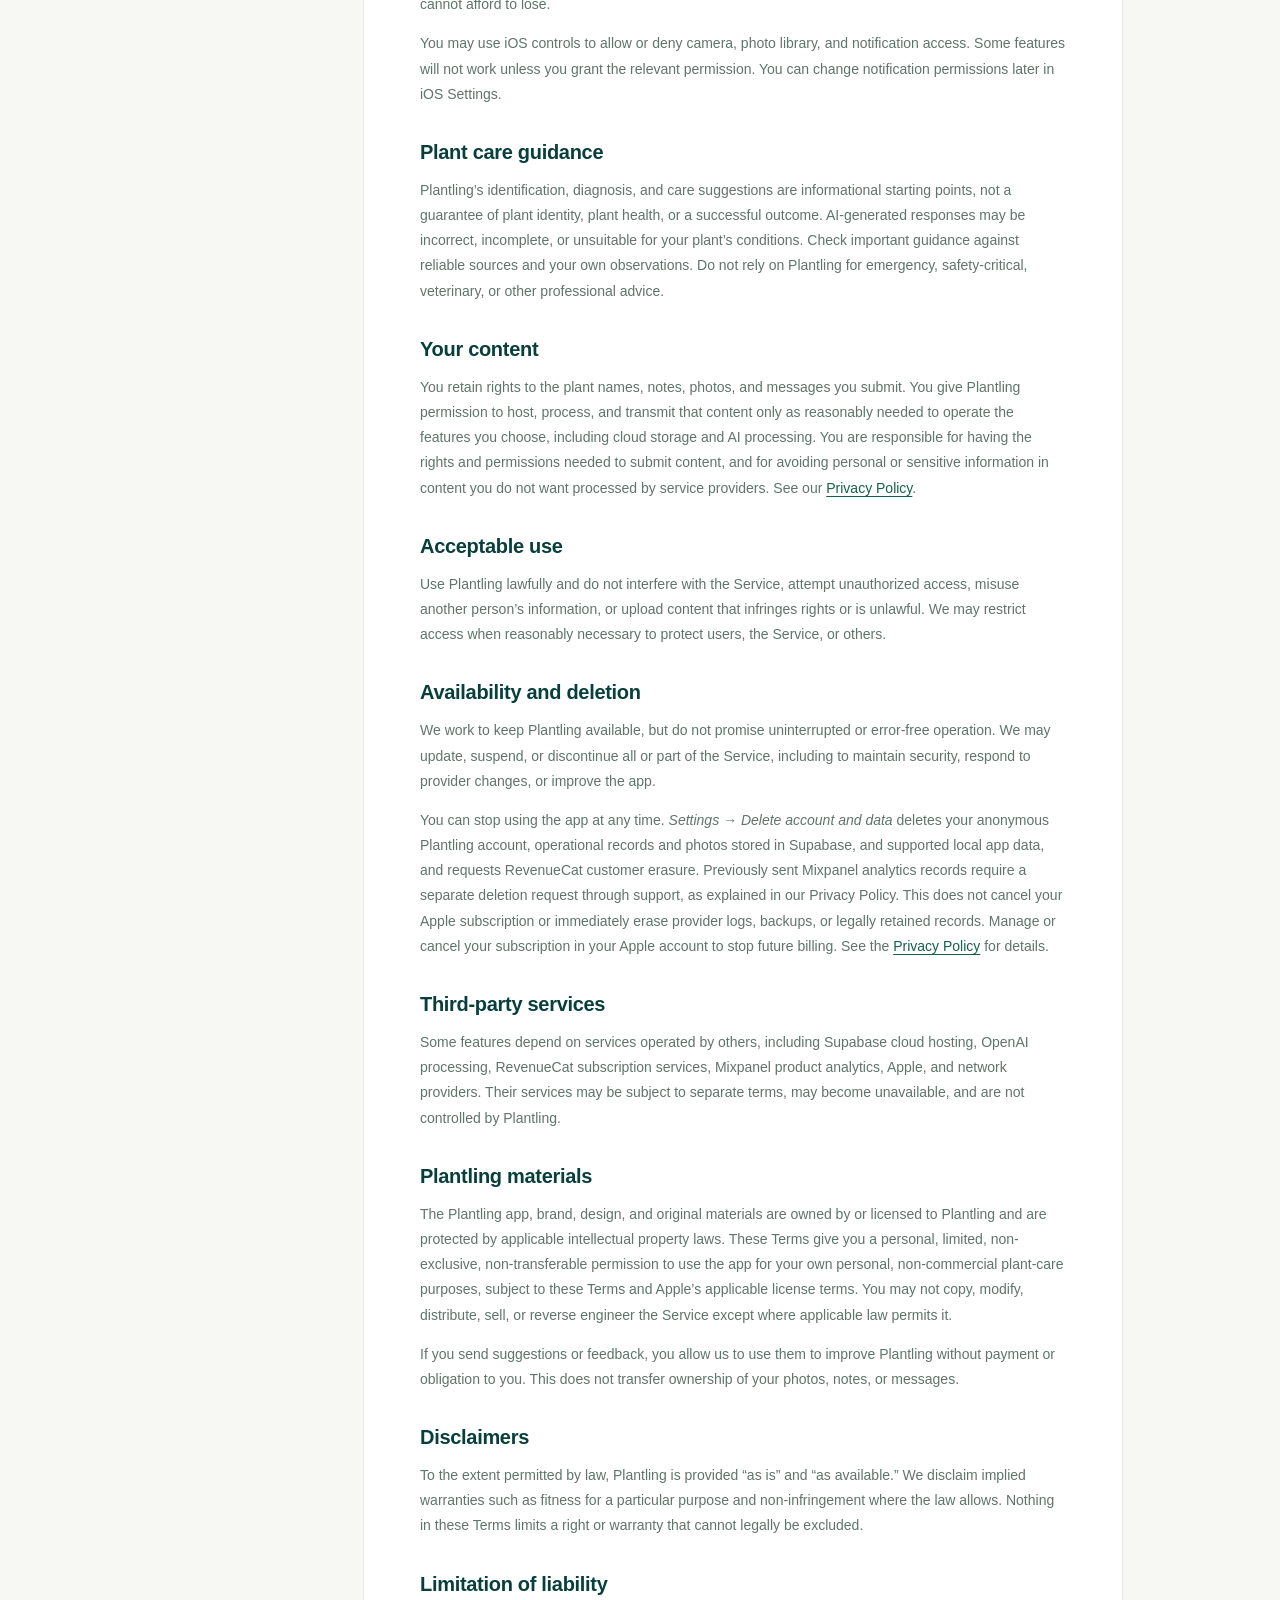
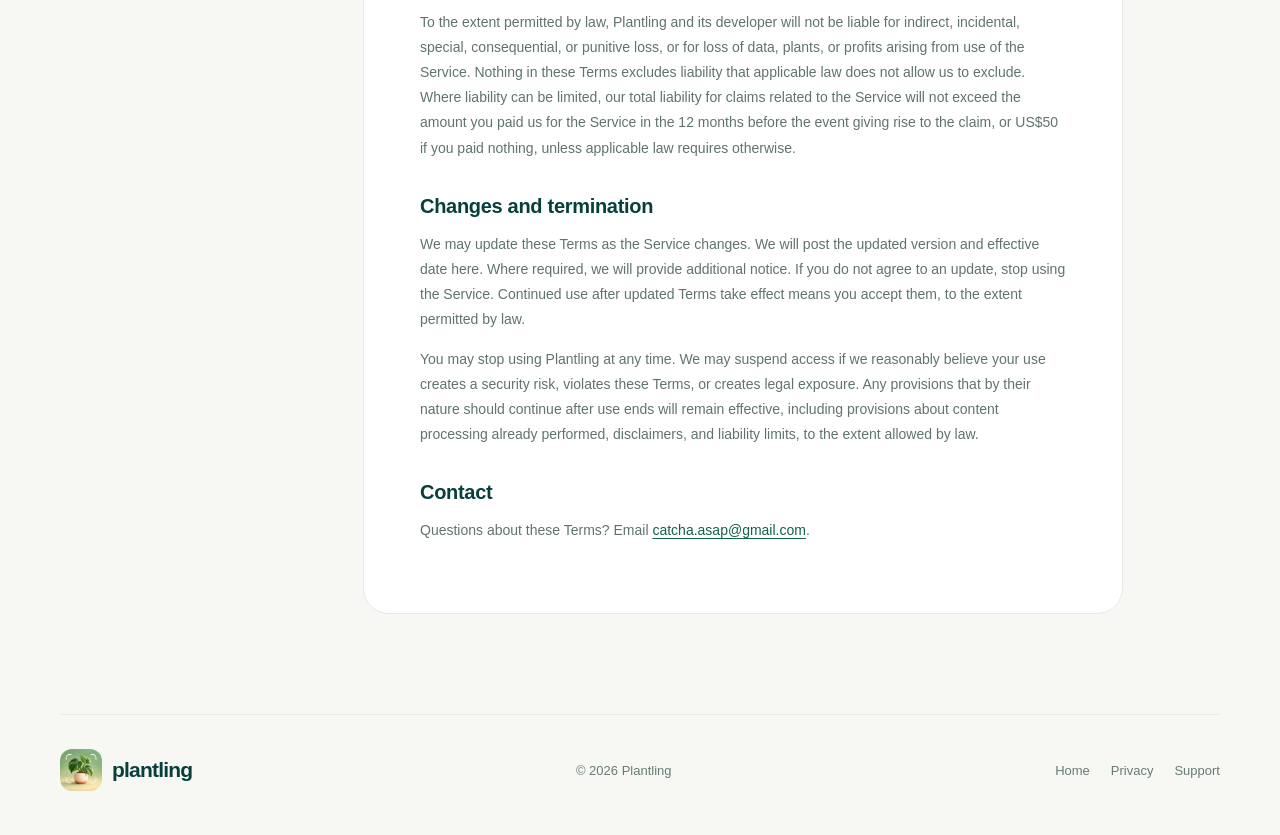
<file: plantling/terms.html>
<!doctype html><html lang="en"><head><meta charset="utf-8"><meta name="viewport" content="width=device-width, initial-scale=1"><meta name="description" content="Plantling Terms of Use"><title>Terms of Use — Plantling</title><link rel="icon" type="image/png" href="plantling-app-icon.png"><link rel="stylesheet" href="styles.css"></head><body><div class="wrap"><nav class="nav"><a class="brand" href="index.html"><img class="brand-icon" src="plantling-app-icon.png" alt="">plantling</a><div class="nav-links"><a href="index.html">Home</a><a href="privacy.html">Privacy</a><a class="pill" href="support.html">Support</a></div></nav><header class="subhero"><div class="eyebrow">The simple ground rules</div><h1>Terms of Use</h1><p>These terms help set expectations for using Plantling and its plant care features.</p></header><div class="legal-layout"><aside class="toc"><strong>ON THIS PAGE</strong><a href="#agreement">Agreement</a><a href="#service">The service</a><a href="#subscriptions">Pro subscriptions</a><a href="#account">App account</a><a href="#advice">Plant care guidance</a><a href="#your-content">Your content</a><a href="#acceptable">Acceptable use</a><a href="#availability">Availability & deletion</a><a href="#third-party">Third-party services</a><a href="#ownership">Plantling materials</a><a href="#disclaimer">Disclaimers</a><a href="#liability">Liability</a><a href="#changes">Changes & termination</a><a href="#contact">Contact</a></aside><article class="legal"><p class="updated">Effective date: October 27, 2026</p><p>These Terms of Use (“Terms”) apply to your use of the Plantling iOS application and related pages (“Service”). By using Plantling, you agree to these Terms. If you do not agree, do not use the Service.</p><p>These Terms are intended to explain the rules for using Plantling. They do not take away rights that apply to you under consumer protection or other laws that cannot be waived by agreement.</p>
<h2 id="agreement">Agreement</h2><p>Plantling is currently provided by its app developer. If you download Plantling through Apple’s App Store, Apple’s standard Licensed Application End User License Agreement also applies unless a custom agreement is provided for the app. These Terms govern your use of Plantling features, subject to applicable law and Apple’s terms.</p>
<h2 id="service">The service</h2><p>Plantling provides tools for organizing plant information, setting care reminders, keeping plant photos and histories, and receiving AI-assisted plant identification, diagnosis, and chat responses. Features may change over time. Some features require an internet connection, device permissions, or third-party services.</p>
<h2 id="subscriptions">Plantling Pro subscriptions</h2><p>Plantling Pro offers unlimited plant identification, health checks and AI chats while your subscription is active, subject to the acceptable-use rules below. The current app purchase screen offers annual auto-renewable plans, with introductory offers when you are eligible. Existing subscribers and older app versions may retain previously offered plans. The purchase screen and Apple’s confirmation show the price, billing period, currency and any applicable offer before you confirm. Free access currently includes two identifications, three diagnoses and eight chat questions per anonymous Plantling account, rather than a daily or monthly allowance. Deleting an individual scan or conversation does not restore a used allowance.</p><p>Apple processes payment through your Apple account. Subscriptions renew automatically unless you cancel before the renewal deadline shown by Apple. Manage or cancel a subscription in your Apple account; you can open <a class="inline" href="https://apps.apple.com/account/subscriptions">Manage Apple subscriptions</a>. Cancellation generally stops the next renewal while access continues for the paid period, subject to Apple’s terms and any refund or other adjustment. Refund requests are handled through Apple, subject to applicable law.</p><p>Use <em>Restore Purchases</em> on the purchase screen to restore an eligible active subscription using the Apple account that made the purchase. Restoring a purchase does not restore deleted plants, photos, chats or a deleted anonymous Plantling account. RevenueCat helps validate purchase status and provide access. Uninstalling Plantling, withdrawing AI permission or deleting your Plantling account does not cancel an Apple subscription.</p>
<h2 id="account">Your app account</h2><p>Plantling currently creates an anonymous app account to associate cloud records with your installation. You are responsible for maintaining access to the device and installation where your app data is stored. The current anonymous account is not a password-based account and does not provide account recovery or automatic transfer of your data to another installation. Keep a separate copy of anything you cannot afford to lose.</p><p>You may use iOS controls to allow or deny camera, photo library, and notification access. Some features will not work unless you grant the relevant permission. You can change notification permissions later in iOS Settings.</p>
<h2 id="advice">Plant care guidance</h2><p>Plantling’s identification, diagnosis, and care suggestions are informational starting points, not a guarantee of plant identity, plant health, or a successful outcome. AI-generated responses may be incorrect, incomplete, or unsuitable for your plant’s conditions. Check important guidance against reliable sources and your own observations. Do not rely on Plantling for emergency, safety-critical, veterinary, or other professional advice.</p>
<h2 id="your-content">Your content</h2><p>You retain rights to the plant names, notes, photos, and messages you submit. You give Plantling permission to host, process, and transmit that content only as reasonably needed to operate the features you choose, including cloud storage and AI processing. You are responsible for having the rights and permissions needed to submit content, and for avoiding personal or sensitive information in content you do not want processed by service providers. See our <a class="inline" href="privacy.html">Privacy Policy</a>.</p>
<h2 id="acceptable">Acceptable use</h2><p>Use Plantling lawfully and do not interfere with the Service, attempt unauthorized access, misuse another person’s information, or upload content that infringes rights or is unlawful. We may restrict access when reasonably necessary to protect users, the Service, or others.</p>
<h2 id="availability">Availability and deletion</h2><p>We work to keep Plantling available, but do not promise uninterrupted or error-free operation. We may update, suspend, or discontinue all or part of the Service, including to maintain security, respond to provider changes, or improve the app.</p><p>You can stop using the app at any time. <em>Settings → Delete account and data</em> deletes your anonymous Plantling account, operational records and photos stored in Supabase, and supported local app data, and requests RevenueCat customer erasure. Previously sent Mixpanel analytics records require a separate deletion request through support, as explained in our Privacy Policy. This does not cancel your Apple subscription or immediately erase provider logs, backups, or legally retained records. Manage or cancel your subscription in your Apple account to stop future billing. See the <a class="inline" href="privacy.html">Privacy Policy</a> for details.</p>
<h2 id="third-party">Third-party services</h2><p>Some features depend on services operated by others, including Supabase cloud hosting, OpenAI processing, RevenueCat subscription services, Mixpanel product analytics, Apple, and network providers. Their services may be subject to separate terms, may become unavailable, and are not controlled by Plantling.</p>
<h2 id="ownership">Plantling materials</h2><p>The Plantling app, brand, design, and original materials are owned by or licensed to Plantling and are protected by applicable intellectual property laws. These Terms give you a personal, limited, non-exclusive, non-transferable permission to use the app for your own personal, non-commercial plant-care purposes, subject to these Terms and Apple’s applicable license terms. You may not copy, modify, distribute, sell, or reverse engineer the Service except where applicable law permits it.</p><p>If you send suggestions or feedback, you allow us to use them to improve Plantling without payment or obligation to you. This does not transfer ownership of your photos, notes, or messages.</p>
<h2 id="disclaimer">Disclaimers</h2><p>To the extent permitted by law, Plantling is provided “as is” and “as available.” We disclaim implied warranties such as fitness for a particular purpose and non-infringement where the law allows. Nothing in these Terms limits a right or warranty that cannot legally be excluded.</p>
<h2 id="liability">Limitation of liability</h2><p>To the extent permitted by law, Plantling and its developer will not be liable for indirect, incidental, special, consequential, or punitive loss, or for loss of data, plants, or profits arising from use of the Service. Nothing in these Terms excludes liability that applicable law does not allow us to exclude. Where liability can be limited, our total liability for claims related to the Service will not exceed the amount you paid us for the Service in the 12 months before the event giving rise to the claim, or US$50 if you paid nothing, unless applicable law requires otherwise.</p>
<h2 id="changes">Changes and termination</h2><p>We may update these Terms as the Service changes. We will post the updated version and effective date here. Where required, we will provide additional notice. If you do not agree to an update, stop using the Service. Continued use after updated Terms take effect means you accept them, to the extent permitted by law.</p><p>You may stop using Plantling at any time. We may suspend access if we reasonably believe your use creates a security risk, violates these Terms, or creates legal exposure. Any provisions that by their nature should continue after use ends will remain effective, including provisions about content processing already performed, disclaimers, and liability limits, to the extent allowed by law.</p>
<h2 id="contact">Contact</h2><p>Questions about these Terms? Email <a class="inline" href="mailto:catcha.asap@gmail.com">catcha.asap@gmail.com</a>.</p></article></div><footer class="footer"><a class="brand" href="index.html"><img class="brand-icon" src="plantling-app-icon.png" alt="">plantling</a><div>© 2026 Plantling</div><div class="footer-links"><a href="index.html">Home</a><a href="privacy.html">Privacy</a><a href="support.html">Support</a></div></footer></div></body></html>
</file>
<file: styles.css>
:root{--ink:#25312d;--muted:#68736d;--sage:#668678;--sage-dark:#426758;--cream:#f7f7f1;--paper:#fffefb;--line:#dce4dc;--peach:#f4e5d6;--shadow:0 14px 40px rgba(55,76,64,.08)}*{box-sizing:border-box}html{scroll-behavior:smooth}body{margin:0;background:var(--cream);color:var(--ink);font:16px/1.7 Inter,ui-sans-serif,system-ui,-apple-system,BlinkMacSystemFont,"Segoe UI",sans-serif}a{color:var(--sage-dark);text-underline-offset:3px}a:focus-visible,summary:focus-visible{outline:3px solid #c48752;outline-offset:4px;border-radius:4px}.shell{width:min(1080px,calc(100% - 40px));margin-inline:auto}.site-header{background:rgba(247,247,241,.92);border-bottom:1px solid var(--line);position:sticky;top:0;z-index:5;backdrop-filter:blur(12px)}.header-inner,.footer-inner{min-height:76px;display:flex;align-items:center;justify-content:space-between;gap:24px}.brand{font-weight:800;color:var(--ink);font-size:1.1rem;text-decoration:none;letter-spacing:-.02em}.brand-mark{display:inline-grid;place-items:center;width:30px;height:30px;margin-right:8px;border-radius:10px;background:var(--sage);color:white;font-size:15px;object-fit:cover;vertical-align:middle}.site-nav,.footer-links{display:flex;gap:22px;align-items:center}.site-nav a,.footer-links a{color:var(--muted);font-size:.92rem;text-decoration:none}.site-nav a:hover,.site-nav .current,.footer-links a:hover{color:var(--sage-dark)}.hero,.support-hero{padding:112px 0 66px;max-width:850px;margin-inline:auto}.eyebrow{text-transform:uppercase;letter-spacing:.14em;font-size:.73rem;font-weight:800;color:var(--sage-dark);margin-bottom:14px}.hero h1,.support-hero h1,.legal-content h1{font-size:clamp(2.6rem,7vw,5rem);line-height:1.03;letter-spacing:-.065em;margin:0 0 20px}.lede{font-size:1.3rem;line-height:1.5;max-width:650px;margin:0 0 15px}.muted,.legal-meta{color:var(--muted)}.resource-grid{display:grid;grid-template-columns:repeat(3,1fr);gap:16px;padding-bottom:120px}.resource-card{min-height:176px;padding:25px;background:var(--paper);border:1px solid var(--line);border-radius:22px;box-shadow:var(--shadow);display:flex;flex-direction:column;justify-content:space-between;text-decoration:none;color:var(--ink);transition:transform .2s ease,border-color .2s ease}.resource-card:hover{transform:translateY(-4px);border-color:var(--sage)}.resource-card.featured{background:var(--sage);color:white;border-color:var(--sage)}.resource-card.featured small,.resource-card.featured .arrow{color:#e9f3e9}.card-icon{font-size:2rem;line-height:32px;color:var(--sage);display:block;width:32px;height:32px}.featured .card-icon{color:white}.image-icon{width:32px;height:32px;object-fit:contain}.resource-card strong{display:block;font-size:1.13rem}.resource-card small{display:block;color:var(--muted);font-size:.9rem}.arrow{display:block;text-align:right;color:var(--sage);font-size:1.25rem}.site-footer{border-top:1px solid var(--line);color:var(--muted);font-size:.82rem}.footer-inner{min-height:92px}.legal-layout{padding:76px 0 110px}.legal-content{max-width:790px;margin:auto;background:var(--paper);padding:clamp(26px,5vw,70px);border:1px solid var(--line);border-radius:28px;box-shadow:var(--shadow)}.legal-content h1{font-size:clamp(2.5rem,5vw,4.2rem)}.legal-content h2{font-size:1.45rem;line-height:1.25;margin:2.3em 0 .55em;letter-spacing:-.025em;color:var(--sage-dark)}.legal-content p,.legal-content li{color:#4f5b55}.legal-content ul{padding-left:1.25rem}.notice{background:#f1f5ed;border-left:4px solid var(--sage);padding:16px 18px;margin:30px 0;border-radius:0 12px 12px 0;color:#52655a}.toc{display:flex;flex-wrap:wrap;gap:9px 16px;padding:18px 0 8px;border-top:1px solid var(--line);border-bottom:1px solid var(--line)}.toc strong{width:100%;font-size:.86rem;color:var(--muted)}.toc a{font-size:.9rem}.support-hero{padding-bottom:50px}.button{display:inline-flex;align-items:center;gap:18px;min-height:52px;margin-top:22px;padding:12px 20px;border-radius:99px;background:var(--sage);color:white;text-decoration:none;font-weight:750;box-shadow:0 8px 20px rgba(66,103,88,.2)}.button:hover{background:var(--sage-dark)}.support-section{padding:28px 0 58px}.support-section h2,.contact-card h2{font-size:1.8rem;letter-spacing:-.04em;margin:0 0 20px}.help-grid{display:grid;grid-template-columns:repeat(3,1fr);gap:12px}.help-grid a{padding:22px;background:var(--paper);border:1px solid var(--line);border-radius:16px;text-decoration:none;color:var(--ink)}.help-grid a:hover{border-color:var(--sage)}.help-grid strong,.help-grid span{display:block}.help-grid span{font-size:.86rem;color:var(--muted);margin-top:4px}.faq{border-top:1px solid var(--line)}details{border-bottom:1px solid var(--line);padding:0}summary{cursor:pointer;list-style:none;padding:20px 38px 20px 0;font-weight:700;position:relative}summary::-webkit-details-marker{display:none}summary:after{content:'+';position:absolute;right:4px;color:var(--sage);font-size:1.4rem;font-weight:400}details[open] summary:after{content:'−'}details p{max-width:680px;margin:0 0 20px;color:var(--muted)}.contact-card{margin-bottom:110px;padding:34px 40px;background:var(--peach);border-radius:24px;display:flex;align-items:end;justify-content:space-between;gap:20px}.contact-card p{max-width:620px;margin:0;color:#5d615c}.text-link{font-weight:750;white-space:nowrap}@media(max-width:700px){.shell{width:min(100% - 28px,1080px)}.header-inner{min-height:68px}.site-nav{gap:12px}.site-nav a{font-size:.8rem}.hero,.support-hero{padding:72px 0 45px}.hero h1,.support-hero h1{font-size:3.25rem}.lede{font-size:1.1rem}.resource-grid,.help-grid{grid-template-columns:1fr;padding-bottom:70px}.resource-card{min-height:138px}.legal-layout{padding:28px 0 65px}.legal-content{padding:25px 20px;border-radius:18px}.legal-content h1{font-size:2.8rem}.legal-content h2{font-size:1.3rem}.toc{display:block}.toc a{display:inline-block;margin:4px 12px 4px 0}.footer-inner{align-items:flex-start;flex-direction:column;justify-content:center;gap:8px;padding:20px 0}.footer-links{gap:12px;flex-wrap:wrap}.contact-card{align-items:flex-start;flex-direction:column;margin-bottom:65px;padding:26px 24px}}

.home-hero{display:grid;grid-template-columns:minmax(0,.95fr) minmax(400px,1.05fr);gap:58px;align-items:center;padding:72px 0 92px}.home-copy h1,.feature-intro h2,.resource-heading h2{font-size:clamp(2.8rem,5.5vw,5rem);line-height:1;letter-spacing:-.07em;margin:0 0 24px}.home-copy .lede{max-width:510px}.hero-points{display:flex;flex-wrap:wrap;gap:10px;margin:25px 0 4px}.hero-points span{padding:7px 11px;border-radius:99px;background:#edf2ea;color:var(--sage-dark);font-size:.82rem;font-weight:700}.hero-photo{position:relative;margin:0;min-height:510px;overflow:hidden;border-radius:30px;box-shadow:var(--shadow);background:#d6dfd1}.hero-photo img{width:100%;height:100%;min-height:510px;object-fit:cover}.hero-photo:after{content:"";position:absolute;inset:auto 0 0;height:32%;background:linear-gradient(transparent,rgba(27,47,37,.5))}.hero-photo figcaption{position:absolute;z-index:1;bottom:25px;left:26px;color:white;font-size:1.1rem;font-weight:800;letter-spacing:-.02em}.feature-intro{padding:72px 0 42px;border-top:1px solid var(--line);display:grid;grid-template-columns:1.25fr .75fr;gap:70px;align-items:end}.feature-intro h2,.resource-heading h2{font-size:clamp(2.1rem,4vw,3.6rem);margin-bottom:0}.feature-intro p{max-width:400px;margin:0 0 8px;color:var(--muted);font-size:1.08rem}.story-grid{display:grid;grid-template-columns:repeat(3,1fr);gap:16px;padding:26px 0 110px}.story-card{min-height:250px;padding:30px;border-radius:24px}.story-card.green{background:var(--sage);color:white}.story-card.peach{background:var(--peach)}.story-card.paper{background:var(--paper);border:1px solid var(--line)}.story-icon{display:grid;place-items:center;width:44px;height:44px;border-radius:14px;background:rgba(255,255,255,.2);font-size:1.7rem}.peach .story-icon,.paper .story-icon{background:#edf2ea;color:var(--sage-dark)}.story-card h3{font-size:1.45rem;line-height:1.1;letter-spacing:-.04em;margin:36px 0 10px}.story-card p{margin:0;line-height:1.55}.green p{color:#edf4ed}.story-card:not(.green) p{color:var(--muted)}.resource-section{padding-bottom:100px}.resource-heading{display:flex;justify-content:space-between;gap:24px;align-items:end;margin-bottom:28px}.resource-heading>a{font-weight:800;white-space:nowrap;margin-bottom:6px}.resource-section .resource-grid{padding-bottom:0}@media(max-width:700px){.home-hero{grid-template-columns:1fr;gap:34px;padding:46px 0 62px}.home-copy h1{font-size:3.3rem}.hero-photo,.hero-photo img{min-height:380px}.feature-intro{grid-template-columns:1fr;gap:18px;padding:58px 0 26px}.story-grid{grid-template-columns:1fr;padding-bottom:72px}.story-card{min-height:205px}.resource-heading{align-items:flex-start;flex-direction:column}.resource-section{padding-bottom:68px}}

.story-card{min-height:0;padding:0;overflow:hidden}.story-photo{height:188px;position:relative}.story-photo>img:first-child{display:block;width:100%;height:100%;object-fit:cover}.story-photo:after{content:"";position:absolute;inset:0;background:linear-gradient(180deg,rgba(22,38,29,.05),rgba(22,38,29,.18))}.story-photo .story-icon{position:absolute;z-index:1;left:20px;bottom:18px;width:46px;height:46px;padding:10px;border-radius:14px;background:rgba(255,254,251,.94);box-shadow:0 5px 16px rgba(30,45,35,.16)}.story-icon img{width:100%;height:100%;display:block}.story-copy{padding:25px 28px 29px}.story-card h3{margin:0 0 10px}.story-card.green .story-copy{background:var(--sage)}.story-card.peach .story-copy{background:var(--peach)}.story-card.paper .story-copy{background:var(--paper)}@media(max-width:700px){.story-photo{height:205px}.story-copy{padding:24px}.story-card{min-height:0}}
</file>
<file: goalpop/styles.css>
:root {
  color-scheme: light;
  --background: #f7f6f4;
  --card-background: #ffffff;
  --soft-background: #f0edff;
  --primary-text: #292633;
  --secondary-text: #716c7b;
  --border: #e5e1e8;
  --accent: #8170df;
  --accent-strong: #6756c8;
  --accent-wash: #e9e5ff;
  --mint: #83cfbc;
  --shadow: 0 16px 40px rgba(52, 43, 81, .07);
}

@media (prefers-color-scheme: dark) {
  :root {
    color-scheme: dark;
    --background: #17161d;
    --card-background: #23212b;
    --soft-background: #2a2641;
    --primary-text: #f5f2fb;
    --secondary-text: #b7b2c2;
    --border: #3a3645;
    --accent: #a99cff;
    --accent-strong: #c2b8ff;
    --accent-wash: #352f5a;
    --mint: #86d6c1;
    --shadow: 0 18px 42px rgba(0, 0, 0, .2);
  }
}

* { box-sizing: border-box; }
html { scroll-behavior: smooth; }
body {
  margin: 0;
  background: var(--background);
  color: var(--primary-text);
  font-family: -apple-system, BlinkMacSystemFont, "SF Pro Display", "SF Pro Text", "Segoe UI", sans-serif;
  line-height: 1.65;
}
a { color: var(--accent-strong); text-underline-offset: 3px; }
a:hover { color: var(--accent); }
:focus-visible { outline: 3px solid var(--accent); outline-offset: 4px; border-radius: 8px; }

.site-header, .site-footer, .container { width: min(1120px, calc(100% - 40px)); margin-inline: auto; }
.site-header { display: flex; align-items: center; justify-content: space-between; gap: 24px; padding: 24px 0; }
.brand { color: var(--primary-text); font-size: 1.28rem; font-weight: 800; letter-spacing: -.03em; text-decoration: none; }
.nav { display: flex; flex-wrap: wrap; justify-content: flex-end; gap: 8px; }
.nav a { color: var(--secondary-text); padding: 7px 13px; border-radius: 999px; font-size: .92rem; font-weight: 650; text-decoration: none; }
.nav a:hover, .nav a[aria-current="page"] { color: var(--accent-strong); background: var(--accent-wash); }

main { padding: 48px 0 96px; }
.hero { max-width: 780px; padding: 44px 0 64px; }
.eyebrow { color: var(--accent-strong); font-size: .82rem; font-weight: 800; letter-spacing: .12em; text-transform: uppercase; }
h1, h2, h3 { line-height: 1.15; letter-spacing: -.035em; }
h1 { max-width: 760px; margin: 12px 0 20px; font-size: clamp(2.8rem, 7vw, 5rem); }
h2 { margin: 0 0 18px; font-size: clamp(1.8rem, 4vw, 2.65rem); }
h3 { margin: 0 0 8px; font-size: 1.15rem; }
.lead { max-width: 680px; color: var(--secondary-text); font-size: clamp(1.05rem, 2vw, 1.25rem); }
.flow { display: flex; flex-wrap: wrap; align-items: center; gap: 10px; margin-top: 30px; color: var(--accent-strong); font-weight: 750; }
.flow span { padding: 9px 14px; background: var(--card-background); border: 1px solid var(--border); border-radius: 999px; box-shadow: var(--shadow); }
.flow i { color: var(--secondary-text); font-style: normal; }
.section { margin-top: 72px; }
.section-intro { max-width: 650px; color: var(--secondary-text); }
.grid { display: grid; grid-template-columns: repeat(4, 1fr); gap: 16px; margin-top: 26px; }
.grid.three { grid-template-columns: repeat(3, 1fr); }
.card { background: var(--card-background); border: 1px solid var(--border); border-radius: 26px; padding: 26px; box-shadow: var(--shadow); }
.card p { margin: 0; color: var(--secondary-text); }
.number, .icon { display: grid; place-items: center; width: 38px; height: 38px; margin-bottom: 22px; border-radius: 13px; background: var(--accent-wash); color: var(--accent-strong); font-weight: 800; }
.simple-panel { display: grid; grid-template-columns: .8fr 1.2fr; gap: 42px; align-items: center; padding: 38px; background: var(--soft-background); border: 1px solid var(--border); border-radius: 30px; }
.simple-panel p { margin: 0; color: var(--secondary-text); }
.link-card { display: flex; min-height: 190px; flex-direction: column; justify-content: space-between; color: var(--primary-text); text-decoration: none; }
.link-card:hover { transform: translateY(-2px); box-shadow: 0 20px 46px rgba(52, 43, 81, .13); }
.link-card .arrow { margin-top: 22px; font-weight: 800; }

.legal { max-width: 820px; }
.legal .hero { padding-bottom: 40px; }
.legal h1 { font-size: clamp(2.5rem, 6vw, 4rem); }
.legal h2 { margin-top: 48px; font-size: 1.55rem; }
.legal p, .legal ul { color: var(--secondary-text); }
.legal ul { padding-left: 24px; }
.legal .contact { color: var(--primary-text); font-weight: 700; }
.support-hero { max-width: 720px; }
.support-contact { display: flex; flex-wrap: wrap; align-items: center; justify-content: space-between; gap: 24px; margin-top: 28px; }
.button { display: inline-flex; align-items: center; justify-content: center; min-height: 48px; padding: 0 20px; border-radius: 999px; background: var(--accent); color: #fff; font-weight: 750; text-decoration: none; }
.button:hover { background: var(--accent-strong); color: #fff; }
.faq { display: grid; gap: 14px; margin-top: 24px; }
.faq .card { padding: 22px 26px; }
.faq h3 { margin-bottom: 6px; }
.site-footer { border-top: 1px solid var(--border); padding: 32px 0 42px; color: var(--secondary-text); }
.footer-brand { margin: 0 0 4px; color: var(--primary-text); font-weight: 800; }
.footer-links { display: flex; flex-wrap: wrap; gap: 8px 16px; margin: 16px 0; }
.footer-links a { color: var(--secondary-text); }
.copyright { margin: 0; font-size: .9rem; }

@media (max-width: 820px) {
  .grid, .grid.three { grid-template-columns: repeat(2, 1fr); }
  .simple-panel { grid-template-columns: 1fr; gap: 18px; }
}
@media (max-width: 560px) {
  .site-header, .site-footer, .container { width: min(100% - 28px, 1120px); }
  .site-header { align-items: flex-start; flex-direction: column; padding: 18px 0; }
  .nav { justify-content: flex-start; margin-left: -8px; }
  main { padding-top: 22px; }
  .hero { padding: 26px 0 44px; }
  .grid, .grid.three { grid-template-columns: 1fr; }
  .card { border-radius: 22px; }
  .simple-panel { padding: 26px; border-radius: 24px; }
}
</file>
<file: plantling/styles.css>
:root{--forest:#073f3d;--green:#146249;--mint:#d5e5df;--paper:#f7f8f4;--ink:#193b35;--muted:#667c72;--gold:#f4a600;--line:#e5ebe6;--white:#fff;--serif:Georgia,'Times New Roman',serif;--sans:'Avenir Next',-apple-system,BlinkMacSystemFont,'Segoe UI',sans-serif;--display:'Avenir Next',-apple-system,BlinkMacSystemFont,'Segoe UI',sans-serif}
*{box-sizing:border-box}html{scroll-behavior:smooth}body{margin:0;background:var(--paper);color:var(--ink);font:16px/1.65 var(--sans);-webkit-font-smoothing:antialiased}a{color:inherit;text-decoration:none}a:hover{color:var(--green)}.wrap{width:min(1160px,calc(100% - 48px));margin:auto}.nav{height:82px;display:flex;align-items:center;justify-content:space-between}.brand{display:flex;align-items:center;gap:10px;font:800 21px var(--display);letter-spacing:-.8px;color:var(--forest)}.brand-icon{width:42px;height:42px;display:block;flex:none;object-fit:cover;border-radius:12px}.nav-links{display:flex;align-items:center;gap:30px;color:var(--muted);font-size:14px;font-weight:600}.nav-links .pill{padding:10px 17px;background:var(--forest);border-radius:99px;color:white}.hero{position:relative;overflow:hidden;border-radius:34px;background:linear-gradient(125deg,#f0f5ed,#e4f0e8 56%,#d2e8dd);min-height:540px;display:grid;grid-template-columns:1.05fr .95fr;align-items:center;padding:70px 7.5%;isolation:isolate}.hero:before{content:"";position:absolute;width:460px;height:460px;border-radius:50%;background:#fff8;right:2%;top:8%;z-index:-1}.eyebrow{color:var(--green);font-size:12px;letter-spacing:1.8px;text-transform:uppercase;font-weight:700}.hero h1{font:500 clamp(48px,6vw,74px)/1.05 var(--serif);letter-spacing:-2.8px;color:var(--forest);max-width:570px;margin:20px 0}.hero p{max-width:480px;color:#5e776b;font-size:17px;line-height:1.75}.actions{display:flex;gap:12px;margin-top:30px;flex-wrap:wrap}.button{display:inline-flex;align-items:center;justify-content:center;gap:9px;padding:13px 20px;border-radius:99px;background:var(--forest);color:white;font-size:14px;font-weight:700}.button.secondary{background:#ffffffb8;color:var(--forest);border:1px solid #d8e5dd}.button:hover{color:white;background:var(--green)}.button.secondary:hover{color:var(--forest);background:white}.hero-art{width:100%;max-width:430px;justify-self:end;filter:drop-shadow(0 22px 30px #164e3218)}.float-card{position:absolute;right:7%;bottom:12%;background:#fff;border-radius:18px;padding:14px 18px;box-shadow:0 12px 30px #12443412;font-size:12px;color:var(--muted)}.float-card strong{display:block;color:var(--forest);font-size:14px}.section{padding:100px 0}.section-heading{text-align:center;max-width:620px;margin:0 auto 46px}.section-heading h2{font:500 clamp(34px,4vw,47px)/1.12 var(--serif);letter-spacing:-1px;color:var(--forest);margin:12px 0}.section-heading p{color:var(--muted);margin:0}.features{display:grid;grid-template-columns:repeat(3,1fr);gap:18px}.feature{background:white;border:1px solid var(--line);border-radius:24px;padding:28px;min-height:235px}.feature-icon{width:48px;height:48px;border-radius:16px;background:#edf5ef;display:grid;place-items:center;color:var(--green);margin-bottom:25px}.feature-icon svg{width:23px}.feature h3{font:700 19px var(--display);color:var(--forest);margin:0 0 8px}.feature p{font-size:14px;color:var(--muted);margin:0}.quote-band{border-radius:30px;background:var(--forest);color:white;display:flex;justify-content:space-between;align-items:center;padding:42px 52px;gap:28px}.quote-band h2{font:500 34px var(--serif);margin:0}.quote-band p{color:#c6ddd1;margin:7px 0 0;font-size:14px}.quote-band .button{background:#f2a900;color:#193b35;white-space:nowrap}.footer{padding:34px 0 44px;border-top:1px solid var(--line);display:flex;justify-content:space-between;gap:24px;align-items:center;color:var(--muted);font-size:13px}.footer-links{display:flex;gap:21px}.subhero{padding:46px 0 48px}.subhero .eyebrow{margin-bottom:12px}.subhero h1{font:500 clamp(46px,7vw,68px)/1.04 var(--serif);letter-spacing:-2px;color:var(--forest);margin:0}.subhero p{color:var(--muted);max-width:640px;margin:16px 0 0;font-size:17px}.legal-layout{display:grid;grid-template-columns:235px minmax(0,760px);gap:68px;align-items:start;padding-bottom:100px}.toc{position:sticky;top:24px;border-radius:20px;background:#eef3ed;padding:22px}.toc strong{display:block;color:var(--forest);font-size:13px;margin:0 0 12px}.toc a{display:block;color:var(--muted);font-size:13px;padding:5px 0}.toc a:hover{color:var(--green)}.legal{background:white;border:1px solid var(--line);border-radius:26px;padding:clamp(26px,5vw,56px)}.updated{font-size:13px;color:#87978f;margin:-10px 0 35px}.legal h2{font:700 20px var(--display);letter-spacing:-.3px;color:var(--forest);margin:34px 0 8px;scroll-margin-top:22px}.legal h2:first-of-type{margin-top:0}.legal p,.legal li{color:#60746b;font-size:14px;line-height:1.8}.legal ul{padding-left:20px}.legal li{padding:2px 0}.legal a.inline{color:var(--green);text-decoration:underline;text-underline-offset:3px}.callout{padding:17px 19px;border-radius:15px;background:#f0f6ef;color:#547165;font-size:13px;margin:22px 0}.support-grid{display:grid;grid-template-columns:1fr 1fr;gap:18px;margin-bottom:80px}.support-card{background:white;border:1px solid var(--line);border-radius:24px;padding:30px}.support-card h2{font:700 21px var(--display);color:var(--forest);margin:0 0 8px}.support-card p{font-size:14px;color:var(--muted);margin:0 0 19px}.email-link{font-size:17px;color:var(--green);font-weight:700;word-break:break-word}.support-hero{background:#edf5ef;border-radius:30px;padding:45px;margin-bottom:24px;display:flex;align-items:center;justify-content:space-between;gap:32px}.support-hero h1{font:500 clamp(42px,6vw,60px)/1.08 var(--serif);letter-spacing:-1.6px;color:var(--forest);margin:12px 0}.support-hero p{color:var(--muted);max-width:500px;margin:0}.support-plant{width:180px;flex:none}.small{font-size:12px!important;color:#88988f!important}
@media(max-width:760px){.wrap{width:min(100% - 32px,600px)}.nav{height:70px}.nav-links{gap:16px}.nav-links a:not(.pill){display:none}.hero{grid-template-columns:1fr;padding:44px 28px 0;min-height:auto}.hero h1{font-size:54px}.hero p{font-size:15px}.hero-art{width:78%;justify-self:center;margin:20px 0 5px}.float-card{right:7%;bottom:8%;font-size:11px}.section{padding:72px 0}.features{grid-template-columns:1fr}.feature{min-height:auto}.quote-band{padding:30px;display:block}.quote-band .button{margin-top:20px}.footer{align-items:flex-start;flex-direction:column}.legal-layout{display:block;padding-bottom:60px}.toc{position:static;margin-bottom:16px;display:grid;grid-template-columns:1fr 1fr;gap:2px 12px}.toc strong{grid-column:1/-1}.support-grid{grid-template-columns:1fr}.support-hero{padding:30px;display:block}.support-plant{width:115px;margin:20px 0 -12px auto;display:block}.subhero{padding:40px 0}.legal{padding:26px 22px}}
.hero{grid-template-columns:.9fr 1.1fr;min-height:590px;padding:64px 5.5%}.hero h1{max-width:520px}.hero-photo-wrap{position:relative;min-width:0}.hero-photo{display:block;width:100%;height:435px;object-fit:cover;object-position:center;border-radius:25px 100px 25px 25px;box-shadow:0 22px 45px #143d2a1b}.photo-label{position:absolute;left:-27px;bottom:24px;display:flex;align-items:center;gap:12px;padding:14px 18px;background:white;border-radius:16px;box-shadow:0 12px 28px #143d2a16}.photo-label strong,.photo-label small{display:block}.photo-label strong{font-size:13px;color:var(--forest)}.photo-label small{font-size:11px;color:var(--muted)}.tiny-leaf{display:grid;place-items:center;width:35px;height:35px;border-radius:12px;background:#eff5ec;color:var(--green);font-size:20px}.hero-note{display:flex;align-items:center;gap:9px;margin-top:30px;color:#587266;font-size:12px;font-weight:600}.sun-dot{display:grid;place-items:center;border-radius:50%;width:25px;height:25px;background:#fff2cb;color:#bd8500}.feature-grid{grid-template-columns:repeat(3,1fr)}.feature{position:relative;overflow:hidden}.feature-kicker{font-size:10px;font-weight:700;letter-spacing:1.25px;color:#91a69a;margin:-11px 0 9px}.feature-featured{background:#eef5ed}.photo-story{display:grid;grid-template-columns:.78fr 1.22fr;gap:9%;align-items:center;padding:70px 4% 100px}.story-copy h2,.split-copy h2{font:500 clamp(38px,4.5vw,54px)/1.1 var(--serif);letter-spacing:-1.5px;color:var(--forest);margin:14px 0 20px}.story-copy p,.split-copy p{color:var(--muted);font-size:15px;line-height:1.8}.text-link{display:inline-flex;gap:8px;align-items:center;margin-top:15px;color:var(--green);font-size:14px;font-weight:700}.plant-gallery{display:grid;grid-template-columns:1fr 1fr;grid-template-rows:220px 220px;gap:14px}.plant-photo{position:relative;margin:0;overflow:hidden;border-radius:22px;background:#dce8dc}.plant-photo img{width:100%;height:100%;display:block;object-fit:cover;transition:transform .55s ease}.plant-photo:hover img{transform:scale(1.035)}.photo-tall{grid-row:span 2}.plant-photo figcaption{position:absolute;bottom:12px;left:12px;right:12px;padding:12px 14px;border-radius:14px;background:#fffefaed;backdrop-filter:blur(8px)}.plant-photo figcaption strong,.plant-photo figcaption span{display:block}.plant-photo figcaption strong{font:700 14px var(--display);color:var(--forest)}.plant-photo figcaption span{font-size:11px;color:var(--muted)}.routine{padding-top:65px}.steps{max-width:950px;margin:0 auto;display:grid;grid-template-columns:repeat(3,1fr);gap:20px}.step{display:flex;gap:16px;padding:24px 22px;border-top:1px solid #d8e3dc}.step>span{display:grid;place-items:center;flex:none;width:38px;height:38px;border-radius:50%;background:white;color:var(--green);font:700 12px var(--display)}.step h3{color:var(--forest);font:700 17px var(--display);margin:3px 0 6px}.step p{font-size:13px;color:var(--muted);margin:0}.split-feature{display:grid;grid-template-columns:1fr 1fr;gap:8%;align-items:center;padding:50px 4% 100px}.split-image{height:510px;position:relative}.split-image img{width:100%;height:100%;object-fit:cover;border-radius:26px 120px 26px 26px}.image-stamp{position:absolute;bottom:24px;left:-20px;padding:13px 18px;background:#f7e7b8;border-radius:99px;color:#66521e;font-size:10px;letter-spacing:1.2px;font-weight:700}.split-copy h2{font-size:clamp(36px,4vw,48px)}.check-list{list-style:none;padding:0;margin:24px 0 28px;display:grid;gap:13px}.check-list li{display:flex;align-items:flex-start;gap:10px;color:#506b5e;font-size:13px}.check-list span{display:grid;place-items:center;flex:none;width:19px;height:19px;border-radius:50%;background:#e4f0e6;color:var(--green);font-size:12px;font-weight:700}.closing-card{text-align:center;max-width:820px;margin:0 auto 95px;padding:50px 8%;border-radius:30px;background:#e9f1e9}.closing-leaf{display:grid;place-items:center;width:52px;height:52px;border-radius:18px;background:#d5e5df;color:var(--green);font-size:27px;margin:0 auto 21px}.closing-card h2{max-width:600px;margin:12px auto;font:500 clamp(34px,4vw,45px)/1.12 var(--serif);color:var(--forest);letter-spacing:-1px}.closing-card p{max-width:510px;margin:0 auto;color:var(--muted);font-size:14px}.closing-card .button{margin-top:23px}.support-hero-photo{width:200px;height:220px;object-fit:cover;border-radius:100px 100px 20px 20px;flex:none}.faq{margin:0 0 80px}.faq h2{font:500 39px var(--serif);color:var(--forest);margin:0 0 24px}.faq-grid{display:grid;grid-template-columns:1fr 1fr;gap:14px}.faq-item{background:white;border:1px solid var(--line);border-radius:18px;padding:22px}.faq-item h3{font:700 16px var(--display);color:var(--forest);margin:0 0 8px}.faq-item p{font-size:13px;color:var(--muted);margin:0}.support-note{display:flex;align-items:center;gap:22px;background:#edf5ef;border-radius:22px;padding:24px;margin:0 0 75px}.support-note img{width:102px;height:102px;object-fit:cover;border-radius:50%}.support-note p{font-size:13px;color:var(--muted);margin:5px 0}.support-note strong{color:var(--forest)}
@media(max-width:760px){.hero{padding:38px 24px 0}.hero-photo-wrap{margin:17px -24px 0}.hero-photo{height:290px;border-radius:18px 65px 0 0}.photo-label{left:15px;bottom:13px}.hero-note{margin:20px 0}.feature-grid{grid-template-columns:1fr}.photo-story{display:block;padding:55px 0 70px}.story-copy{padding:0 8px 30px}.plant-gallery{grid-template-rows:180px 180px;gap:9px}.plant-photo figcaption{left:7px;right:7px;bottom:7px;padding:9px 10px}.plant-photo figcaption strong{font-size:12px}.plant-photo figcaption span{font-size:10px}.steps{grid-template-columns:1fr;gap:3px}.step{padding:18px 8px}.split-feature{grid-template-columns:1fr;gap:31px;padding:20px 0 70px}.split-image{height:360px;margin:0 12px}.split-image img{border-radius:22px 80px 22px 22px}.image-stamp{left:-11px}.closing-card{padding:37px 24px;margin-bottom:70px}.faq-grid{grid-template-columns:1fr}.faq h2{font-size:34px}.support-hero-photo{width:115px;height:140px;margin:22px 0 -5px auto;display:block}.support-note{align-items:flex-start;padding:18px}.support-note img{width:68px;height:68px}}
</file>
